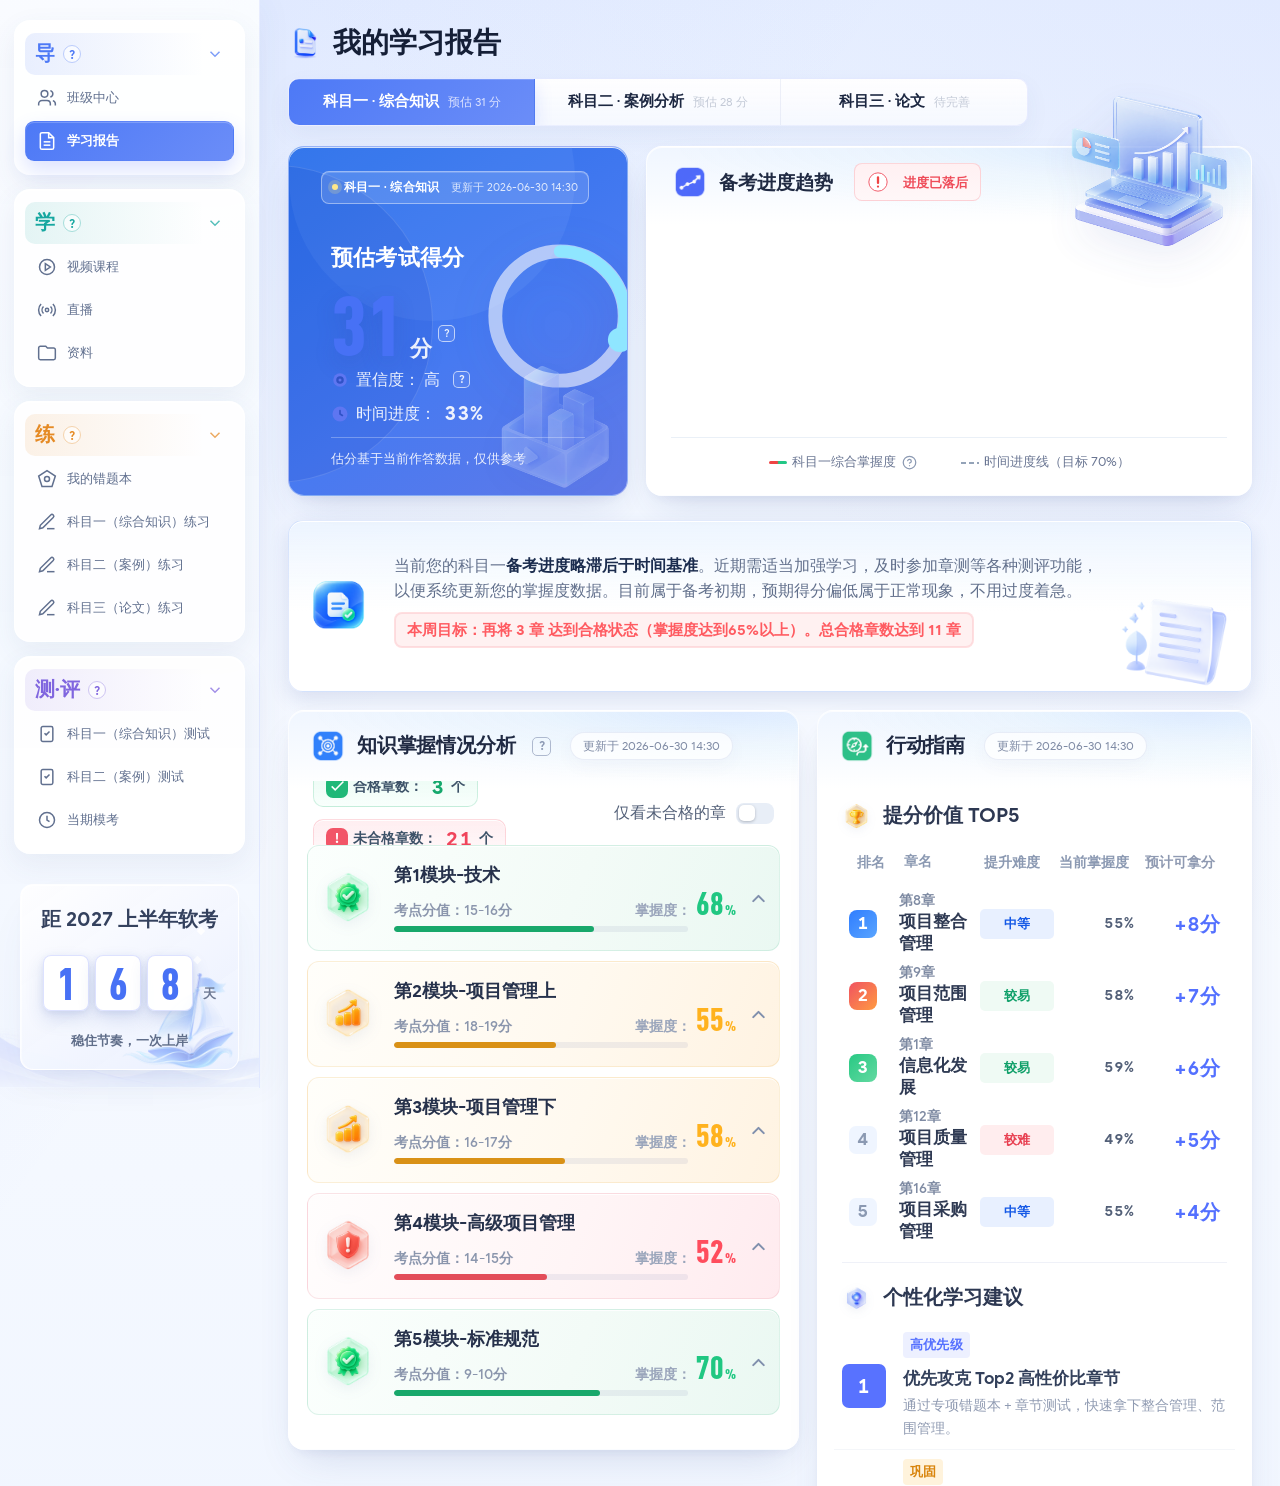
<file: index.html>
<!doctype html><html lang="zh-CN"><head><meta charset="utf-8"><title>精培学习中心</title><meta http-equiv="refresh" content="0;url=学习报告页-科目一科目二整合版.html#class-center"></head><body><a href="学习报告页-科目一科目二整合版.html#class-center">进入班级中心</a></body></html>
</file>
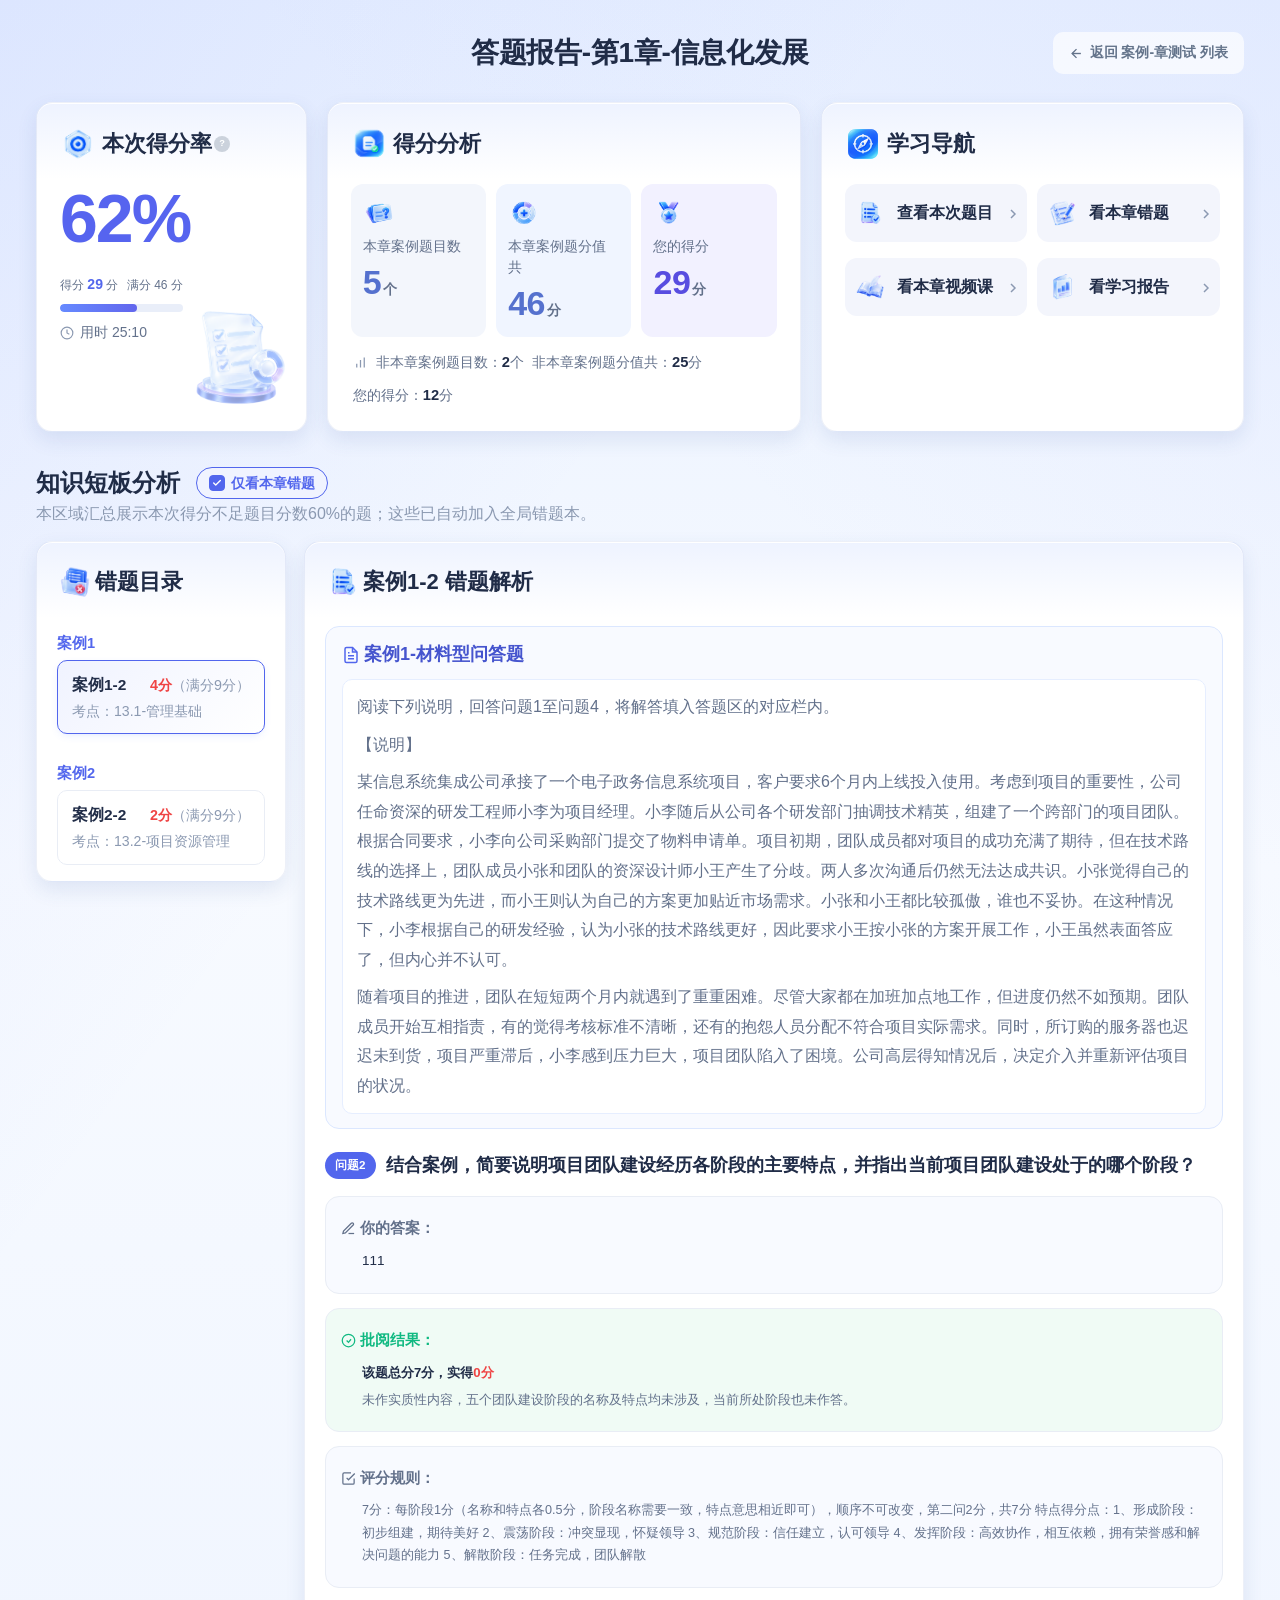
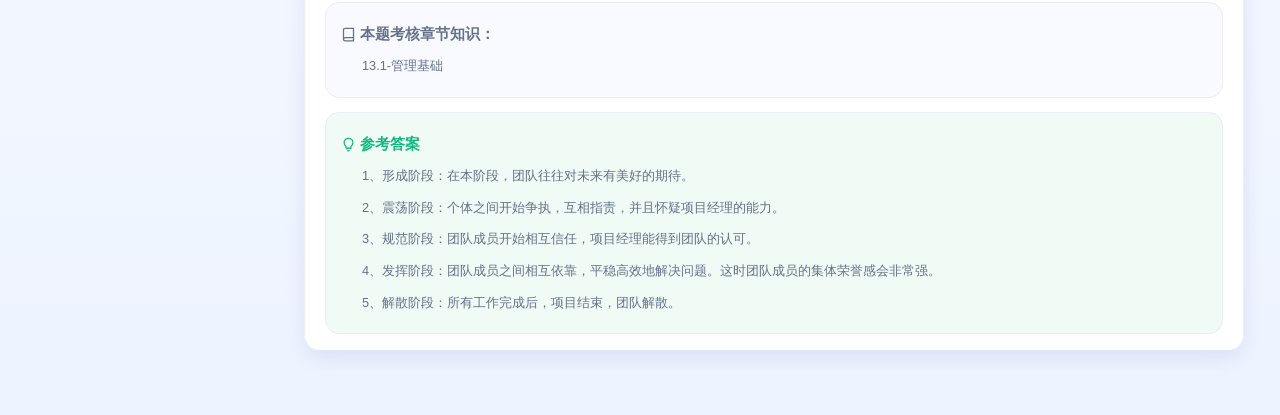
<file: 案例模拟测试-章测结果页.html>
<!DOCTYPE html>
<html lang="zh-CN">
<head>
<meta charset="UTF-8">
<meta name="viewport" content="width=device-width, initial-scale=1.0">
<title>案例模拟测试-章测结果页 · 信息系统项目管理师</title>
<style>
/* ============================================================
   DESIGN SYSTEM — 与「学习报告页 / 入学测结果页 / 课程大纲」保持一致
   无左栏菜单，居中容器
   ============================================================ */
:root{
  --blue:#4A7BFF; --blue-2:#6B95FF; --blue-deep:#2E5BD9;
  --blue-light:#E8F0FE; --blue-ghost:#F0F4FF;
  --bg:#F4F6FA; --card:#FFFFFF;
  --line:#ECEFF4; --line-2:#F3F5F9;
  --t1:#1F2937; --t2:#5C6573; --t3:#94A3B8; --t4:#CBD2DC;
  --purple:#8B5CF6; --amber:#F59E0B; --cyan:#06B6D4;
  --green:#10B981; --red:#EF4444;
  --mono:'JetBrains Mono','SF Mono',ui-monospace,Menlo,Consolas,monospace;
  --sans:'Inter','PingFang SC',-apple-system,BlinkMacSystemFont,'Segoe UI',system-ui,sans-serif;
  --r-xs:8px;--r-sm:10px;--r-md:14px;--r-lg:18px;--r-xl:24px;
  --sh:0 1px 3px rgba(31,41,55,.04),0 6px 18px -8px rgba(31,41,55,.07);
  --sh-h:0 8px 28px -10px rgba(74,123,255,.18),0 4px 14px -6px rgba(31,41,55,.08);
}
*,*::before,*::after{box-sizing:border-box;margin:0;padding:0}
html{font-size:15px;-webkit-font-smoothing:antialiased}
body{font-family:var(--sans);color:var(--t1);background:var(--bg);line-height:1.55;min-height:100vh;position:relative;overflow-x:hidden}
body::before{content:'';position:fixed;inset:0;z-index:-2;
  background:
    radial-gradient(640px 440px at 8% -8%,rgba(74,123,255,.10),transparent 60%),
    radial-gradient(580px 440px at 96% 4%,rgba(139,92,246,.09),transparent 60%),
    radial-gradient(720px 520px at 70% 104%,rgba(6,182,212,.07),transparent 60%)}
body::after{content:'';position:fixed;inset:0;z-index:-1;opacity:.5;
  background-image:linear-gradient(rgba(31,41,55,.025) 1px,transparent 1px),linear-gradient(90deg,rgba(31,41,55,.025) 1px,transparent 1px);
  background-size:34px 34px;
  -webkit-mask-image:radial-gradient(ellipse 80% 70% at 50% 28%,#000 30%,transparent 80%)}

.wrap{max-width:1280px;margin:0 auto;padding:22px 26px 60px}

/* ===== 顶部标题 + 返回 ===== */
.top-bar{position:relative;display:flex;align-items:center;justify-content:center;gap:20px;margin-bottom:22px;min-height:46px}
.hd-l{display:flex;align-items:center;gap:11px}
.hd-ic{width:32px;height:32px;border-radius:10px;background:var(--blue-light);color:var(--blue);display:flex;align-items:center;justify-content:center;flex-shrink:0}
.hd-ic svg{width:18px;height:18px;display:block}
.hd-t{font-size:20px;font-weight:800;color:var(--t1);letter-spacing:-.01em}
.back-link{position:absolute;right:0;top:50%;transform:translateY(-50%);display:inline-flex;align-items:center;gap:6px;font-size:.84rem;font-weight:600;color:var(--t3);text-decoration:none;transition:.18s}
.back-link:hover{color:var(--blue)}
.back-link svg{width:15px;height:15px}

.page{padding:6px 0 0}

/* ===== 顶部三卡 ===== */
.result-grid{display:grid;grid-template-columns:240px 1fr 400px;gap:18px;margin-bottom:22px;align-items:stretch}
.rcard{position:relative;background:#fff;border:1px solid var(--line);border-radius:var(--r-lg);box-shadow:var(--sh);padding:22px;display:flex;flex-direction:column;transition:.2s}
.rcard:hover{box-shadow:var(--sh-h);transform:translateY(-2px)}
.rcard-h{display:flex;align-items:center;gap:7px;font-size:.92rem;font-weight:700;color:var(--t1);margin-bottom:14px}
.rcard-h .qicon{width:16px;height:16px;color:var(--t3);cursor:help}
/* 问号 hover 提示 */
.qtip{position:relative;display:inline-flex;align-items:center;justify-content:center;width:16px;height:16px;margin-left:-4px;border-radius:50%;background:var(--t4);color:#fff;font-size:.62rem;font-weight:800;line-height:1;cursor:help;flex-shrink:0;transition:.18s}
.qtip:hover{background:var(--blue)}
.qtip-box{position:absolute;bottom:calc(100% + 8px);left:50%;transform:translateX(-50%);width:max-content;max-width:230px;padding:7px 10px;border-radius:var(--r-xs);background:var(--t1);color:#fff;font-size:.72rem;font-weight:500;line-height:1.5;text-align:left;white-space:normal;box-shadow:0 6px 16px -6px rgba(0,0,0,.35);opacity:0;visibility:hidden;transition:.18s;z-index:9999}
.qtip:hover .qtip-box{opacity:1;visibility:visible}
.qtip-box::after{content:'';position:absolute;top:100%;left:50%;transform:translateX(-50%);border:5px solid transparent;border-top-color:var(--t1)}
.rcard-h-l{display:flex;align-items:center;gap:10px}
.rcard-ic{width:30px;height:30px;border-radius:9px;background:#E8F0FE;color:var(--blue);display:flex;align-items:center;justify-content:center;flex-shrink:0}
.rcard-ic svg{width:17px;height:17px}
.rcard-h-txt{display:flex;flex-direction:column;gap:1px;line-height:1.2}
.rcard-title{font-size:1.05rem;font-weight:800;color:var(--t1)}
.rcard-sub{font-size:.72rem;color:var(--t3);font-weight:500}

/* 本次分数 */
.score-val{display:flex;align-items:flex-start;gap:8px;margin-bottom:6px}
.score-num{font-family:var(--mono);font-size:4.2rem;font-weight:800;color:var(--red);line-height:1;letter-spacing:-2px}
.score-trend{width:28px;height:28px;border-radius:8px;background:var(--bg);color:var(--t3);display:flex;align-items:center;justify-content:center;margin-top:8px}
.score-trend svg{width:15px;height:15px}
.score-full{font-size:.82rem;color:var(--t2);margin-bottom:12px}
/* 得分分析：本章 / 非本章 得分拆分 */
.score-split{flex:1;display:flex;flex-direction:column;justify-content:center;gap:13px}
.ss-hero{display:flex;align-items:stretch;padding:15px 8px;background:#F5F7FB;border-radius:var(--r-md)}
.ss-stat{flex:1;display:flex;align-items:center;justify-content:center;gap:10px;min-width:0}
.ss-div{width:1px;background:#E2E8F2;margin:6px 0;flex-shrink:0}
.ss-ic{width:32px;height:32px;border-radius:10px;background:var(--blue-light);color:var(--blue);display:flex;align-items:center;justify-content:center;flex-shrink:0}
.ss-ic svg{width:16px;height:16px}
.ss-label{display:block;font-size:.74rem;color:var(--t2);margin-bottom:2px}
.ss-val{font-size:1.5rem;font-weight:800;color:var(--blue);line-height:1.15;letter-spacing:-.5px}
.ss-val i{font-style:normal;font-size:.8rem;font-weight:600;color:var(--t2);margin-left:2px;letter-spacing:0}
.ss-minor{display:flex;align-items:center;gap:9px;font-size:.8rem;color:var(--t2);padding:0 2px}
.ss-minor>svg{width:15px;height:15px;color:var(--t3);flex-shrink:0}
.ss-minor b{font-weight:800;color:var(--t1);font-size:1.05em}
.ss-minor .ss-md{color:#D5DBE5}
.score-time{font-size:.82rem;color:var(--t2);display:flex;align-items:center;gap:6px}
.score-time svg{width:14px;height:14px;color:var(--t3)}

/* 失分知识点云 */
.kp-body{flex:1;display:flex;align-items:center;justify-content:center;position:relative;min-height:120px;background:#F8FAFF;border:1px solid #DBE7FF;border-radius:var(--r-md);padding:14px}
.kp-cloud{position:static;width:100%;height:auto;display:flex;flex-direction:row;flex-wrap:wrap;align-items:baseline;gap:8px 12px}
.kp-tag{position:static;display:inline-block;font-weight:700;white-space:nowrap;line-height:1.35;cursor:default;transition:.2s}
.kp-tag:hover{transform:scale(1.05);z-index:1}
.kp-t1{left:6%;top:10%;font-size:1.05rem;color:var(--blue)}
.kp-t2{left:32%;top:2%;font-size:1.32rem;color:var(--blue)}
.kp-t3{left:68%;top:12%;font-size:.95rem;color:#6B95FF}
.kp-t4{left:8%;top:46%;font-size:.9rem;color:var(--purple)}
.kp-t5{left:46%;top:38%;font-size:1.08rem;color:var(--blue)}
.kp-t6{left:10%;top:78%;font-size:.82rem;color:var(--t2)}
.kp-t7{left:60%;top:74%;font-size:.82rem;color:var(--t3)}

/* 学习导航 */
.nav-grid{display:grid;grid-template-columns:1fr 1fr;gap:14px;flex:1;align-content:start}
.nav-item{position:relative;display:flex;align-items:center;gap:10px;padding:12px 14px;border-radius:var(--r-sm);background:#F8FAFC;border:1px solid var(--line-2);text-decoration:none;transition:.18s}
.nav-item:hover{background:#F0F4FF;border-color:#DEE5F7;transform:translateY(-1px)}
.nav-ic{width:28px;height:28px;border-radius:8px;background:#E8F0FE;color:var(--blue);display:flex;align-items:center;justify-content:center;flex-shrink:0}
.nav-ic svg{width:16px;height:16px}
.nav-txt{flex:1;font-size:.84rem;font-weight:600;color:var(--t1)}
.nav-arrow{width:16px;height:16px;color:var(--t3);flex-shrink:0}
.nav-arrow svg{width:16px;height:16px}

/* ===== 章节标题 ===== */
.sec-head{margin-bottom:16px}
.sec-title{display:flex;align-items:center;gap:9px;font-size:1.2rem;font-weight:800;color:var(--t1);margin-bottom:7px}
.sec-title::before{content:'';width:4px;height:20px;border-radius:2px;background:var(--blue)}
.sec-sub{font-size:.84rem;color:var(--t3);padding-left:13px}
/* 章节标题后的筛选项 */
.sec-filter{display:inline-flex;align-items:center;gap:6px;margin-left:2px;padding:4px 11px;border:1px solid var(--line);border-radius:20px;background:#fff;font-size:.78rem;font-weight:600;line-height:1;color:var(--t2);cursor:pointer;user-select:none;transition:.18s}
.sec-filter:hover{border-color:var(--blue-2);color:var(--blue)}
.sec-filter input{position:absolute;width:0;height:0;opacity:0}
.sec-filter-ic{width:14px;height:14px;border-radius:4px;border:1.5px solid var(--t4);background:#fff;color:transparent;display:flex;align-items:center;justify-content:center;flex-shrink:0;transition:.18s}
.sec-filter-ic svg{width:10px;height:10px;stroke-width:3.2}
.sec-filter.on{border-color:var(--blue);background:var(--blue-ghost);color:var(--blue)}
.sec-filter.on .sec-filter-ic{background:var(--blue);border-color:var(--blue);color:#fff}

/* ===== 错题解析两栏 ===== */
.analysis-grid{display:grid;grid-template-columns:250px 1fr;gap:18px;align-items:start}
.panel{background:var(--card);border:1px solid var(--line);border-radius:var(--r-lg);box-shadow:var(--sh);overflow:hidden;display:flex;flex-direction:column}
.p-head{display:flex;align-items:center;gap:10px;padding:16px 20px;border-bottom:1px solid var(--line-2)}
.p-title{font-size:1.05rem;font-weight:700;color:var(--t1)}
.p-body{padding:16px 20px}

/* 左侧错题列表 */
.wq-list{display:flex;flex-direction:column;gap:10px}
.wq-group{font-size:.84rem;font-weight:700;color:var(--blue);padding:6px 0;display:flex;align-items:center;gap:6px}
.wq-group::before{content:'';width:3px;height:14px;border-radius:2px;background:var(--blue)}
.wq-item{display:flex;flex-direction:column;gap:5px;padding:12px 14px;border-radius:var(--r-sm);border:1px solid var(--line);cursor:pointer;transition:.18s;background:#fff}
.wq-item:hover{border-color:var(--blue);background:var(--blue-ghost)}
.wq-item.on{border-color:var(--blue);background:linear-gradient(135deg,var(--blue-ghost),#fff);box-shadow:0 3px 10px -4px rgba(74,123,255,.25)}
.wq-row{display:flex;align-items:center;justify-content:space-between;gap:10px}
.wq-name{font-size:.9rem;font-weight:600;color:var(--t1)}
.wq-point{font-size:.875rem;color:var(--t3);font-weight:500;line-height:1.4}
.wq-score{font-size:.82rem;font-weight:700;color:var(--red);flex-shrink:0}
.wq-full{color:var(--t3);font-weight:500}

/* 右侧详情 */
.p-title{display:flex;align-items:center;gap:8px}
.p-title-ic{width:18px;height:18px;color:var(--blue);flex-shrink:0}

.detail-sec{margin-bottom:22px}
.detail-sec:last-child{margin-bottom:0}
.detail-sec-head{display:flex;align-items:center;gap:7px;font-size:1rem;font-weight:800;color:var(--t1);margin-bottom:14px}
.detail-sec-head::before{content:'';width:4px;height:17px;border-radius:2px;background:var(--blue)}

/* 大题背景卡片 */
.case-bg{border-radius:var(--r-md);border:1px solid #DBE7FF;background:#F8FAFF;padding:14px 16px}
.case-head{display:flex;align-items:center;gap:7px;margin-bottom:10px}
.case-head-ic{width:18px;height:18px;color:var(--blue);flex-shrink:0}
.case-head-txt{font-size:.9rem;font-weight:700;color:var(--blue-deep)}
.case-intro{font-size:.84rem;color:var(--t2);line-height:1.7;margin-bottom:14px}
.case-section{background:#fff;border:1px solid #E6EEFF;border-radius:var(--r-sm);padding:12px 14px}
.case-section-head{display:flex;align-items:center;gap:6px;font-size:.85rem;font-weight:700;color:var(--blue);margin-bottom:10px}
.case-section-head svg{width:15px;height:15px;color:var(--blue)}
.case-section-body{font-size:.85rem;color:var(--t2);line-height:1.85;max-height:260px;overflow-y:auto}
.case-section-body p{margin-bottom:8px}
.case-section-body p:last-child{margin-bottom:0}

/* 小题错题解析 */
.q-head{display:flex;align-items:flex-start;gap:10px;margin-bottom:16px}
.q-badge{flex-shrink:0;display:inline-flex;align-items:center;justify-content:center;padding:4px 10px;border-radius:20px;background:var(--blue);color:#fff;font-size:.78rem;font-weight:700}
.q-head-txt{flex:1;font-size:.92rem;color:var(--t1);line-height:1.65;padding-top:2px}

.block{margin-bottom:14px;background:#F8FAFF;border:1px solid var(--line);border-radius:var(--r-md);padding:13px 15px}
.block-result{background:#F0FBF5}
.block:last-child{margin-bottom:0}
.block-label{font-size:.85rem;font-weight:700;margin-bottom:9px;display:flex;align-items:center;gap:6px;color:var(--t2)}
.block-label svg{width:15px;height:15px;flex-shrink:0}
.block-label.result{color:var(--green)}
.block-label.result svg{color:var(--green)}
.block-label.ref{color:var(--blue)}
.block-body{font-size:.85rem;color:var(--t2);line-height:1.75;padding-left:21px}
.block-body .got{color:var(--red);font-weight:800}

.ans-box{font-size:.9rem;color:var(--t1);padding-left:21px}
.score-line{font-size:.88rem;color:var(--t1);font-weight:600;margin-bottom:6px}
.reason{font-size:.84rem;color:var(--t2);line-height:1.7}
.rule-txt{font-size:.84rem;color:var(--t2);line-height:1.8}
.knowledge{font-size:.85rem;color:var(--t2)}

/* 参考答案阶段列表 */
.ref-stages{display:flex;flex-direction:column;gap:10px;padding-left:21px}
.ref-stage{display:flex;align-items:flex-start;gap:10px}
.ref-stage-num{flex-shrink:0;width:22px;height:22px;border-radius:50%;background:var(--green);color:#fff;font-size:.75rem;font-weight:700;display:flex;align-items:center;justify-content:center;margin-top:1px}
.ref-stage-body{flex:1;font-size:.85rem;color:var(--t2);line-height:1.7}
.ref-stage-name{color:var(--green);font-weight:700;margin-right:4px}
.ref-stage-txt{color:var(--t2)}

@media (max-width:980px){
  .result-grid{grid-template-columns:1fr}
  .analysis-grid{grid-template-columns:1fr}
  .back-link{position:static;transform:none;justify-self:end}
  .top-bar{justify-content:space-between}
  .hd-t{font-size:1.1rem}
}
</style>
<link rel="stylesheet" href="assets/case-results.css?v=46">
</head>
<body>
<div class="wrap">
  <div class="top-bar">
    <div class="hd-l">
      
      <h1 class="hd-t">答题报告-第1章-信息化发展</h1>
    </div>
    <a href="学习报告页-科目一科目二整合版.html#subject-two-test" class="back-link"><svg viewBox="0 0 24 24" fill="none" stroke="currentColor" stroke-width="2.2"><path d="M19 12H5"/><polyline points="12 19 5 12 12 5"/></svg>返回 案例-章测试 列表</a>
  </div>

  <div class="page chapter-result">
    <!-- 顶部三卡 -->
    <div class="result-grid">
      <!-- 本次分数 -->
      <div class="rcard score-decorated"><img class="score-decoration" src="assets/generated/case-score-decoration.png" alt="" aria-hidden="true">
        <div class="rcard-h"><div class="rcard-h-l"><span class="rcard-ic"><img src="assets/generated/course-module-04-target-glass.png" alt=""></span><span class="rcard-title">本次得分率</span><span class="qtip">?<span class="qtip-box">章测试的得分与总分，只计算当前章的题目分数</span></span></div></div>
        <div class="score-val">
          <span class="score-num">62%</span>
          
        </div>
        <div class="chapter-score-progress"><div class="chapter-score-progress-label"><span>得分 <strong>29</strong> 分</span><span>满分 46 分</span></div><div class="chapter-score-track" role="progressbar" aria-label="本章得分" aria-valuemin="0" aria-valuemax="46" aria-valuenow="29"><span style="width:63.043478%"></span></div></div>
        <div class="score-time"><svg viewBox="0 0 24 24" fill="none" stroke="currentColor" stroke-width="2"><circle cx="12" cy="12" r="10"/><polyline points="12 6 12 12 16 14"/></svg>用时 25:10</div>
      </div>

      <!-- 得分分析 -->
      <div class="rcard">
        <div class="rcard-h"><div class="rcard-h-l"><span class="rcard-ic"><img src="assets/generated/summary-conclusion-glass.png" alt=""></span><span class="rcard-title">得分分析</span></div></div>
        <div class="score-split">
          <div class="ss-hero">
            <div class="ss-stat">
              <span class="ss-ic ss-icon-questions" aria-hidden="true"></span>
              <div class="ss-stat-txt"><span class="ss-label">本章案例题目数</span><div class="ss-val">5<i>个</i></div></div>
            </div>
            <span class="ss-div"></span>
            <div class="ss-stat">
              <span class="ss-ic ss-icon-total" aria-hidden="true"></span>
              <div class="ss-stat-txt"><span class="ss-label">本章案例题分值共</span><div class="ss-val">46<i>分</i></div></div>
            </div>
            <span class="ss-div"></span>
            <div class="ss-stat">
              <span class="ss-ic ss-icon-earned" aria-hidden="true"></span>
              <div class="ss-stat-txt"><span class="ss-label">您的得分</span><div class="ss-val">29<i>分</i></div></div>
            </div>
          </div>
          <div class="ss-minor">
            <svg viewBox="0 0 24 24" fill="none" stroke="currentColor" stroke-width="2"><line x1="6" y1="20" x2="6" y2="14"/><line x1="12" y1="20" x2="12" y2="8"/><line x1="18" y1="20" x2="18" y2="4"/></svg>
            <span>非本章案例题目数：<b>2</b>个</span><span class="ss-md">|</span>
            <span>非本章案例题分值共：<b>25</b>分</span><span class="ss-md">|</span>
            <span>您的得分：<b>12</b>分</span>
          </div>
        </div>
      </div>

      <!-- 学习导航 -->
      <div class="rcard">
        <div class="rcard-h">
          <div class="rcard-h-l"><span class="rcard-ic"><img src="assets/generated/nav-guide-glass.png" alt=""></span>
            <div class="rcard-h-txt"><span class="rcard-title">学习导航</span></div>
          </div>
        </div>
        <div class="nav-grid">
          <a class="nav-item" href="#question-detail"><span class="nav-ic"><img src="assets/generated/case-answer-report-glass.png" alt=""></span><span class="nav-txt">查看本次题目</span><span class="nav-arrow"><svg viewBox="0 0 24 24" fill="none" stroke="currentColor" stroke-width="2.2"><path d="M9 18l6-6-6-6"/></svg></span></a>
          <a class="nav-item" href="#wrong-questions"><span class="nav-ic"><img src="入学测/assets/guide-practice.png" alt=""></span><span class="nav-txt">看本章错题</span><span class="nav-arrow"><svg viewBox="0 0 24 24" fill="none" stroke="currentColor" stroke-width="2.2"><path d="M9 18l6-6-6-6"/></svg></span></a>
          <a class="nav-item" href="学习报告页-科目一科目二整合版.html#video-courses"><span class="nav-ic"><img src="入学测/assets/guide-study.png" alt=""></span><span class="nav-txt">看本章视频课</span><span class="nav-arrow"><svg viewBox="0 0 24 24" fill="none" stroke="currentColor" stroke-width="2.2"><path d="M9 18l6-6-6-6"/></svg></span></a>
          <a class="nav-item" href="学习报告页-科目一科目二整合版.html#subject-two"><span class="nav-ic"><img src="入学测/assets/guide-report.png" alt=""></span><span class="nav-txt">看学习报告</span><span class="nav-arrow"><svg viewBox="0 0 24 24" fill="none" stroke="currentColor" stroke-width="2.2"><path d="M9 18l6-6-6-6"/></svg></span></a>
        </div>
      </div>
    </div>

    <!-- 知识短板分析 -->
    <div class="sec-head">
      <div class="sec-title">知识短板分析<label class="sec-filter" id="onlyChapterFilter"><input type="checkbox" id="onlyChapter" checked><span class="sec-filter-ic"><svg viewBox="0 0 24 24" fill="none" stroke="currentColor" stroke-linecap="round" stroke-linejoin="round"><polyline points="20 6 9 17 4 12"/></svg></span>仅看本章错题</label></div>
      <div class="sec-sub">本区域汇总展示本次得分不足题目分数60%的题；这些已自动加入全局错题本。</div>
    </div>

    <div class="analysis-grid" id="wrong-questions">
      <!-- 左侧错题解析 -->
      <div class="panel">
        <div class="p-head"><div class="p-title"><img class="analysis-title-icon" src="assets/generated/case-directory-glass.png" alt="">错题目录</div></div>
        <div class="p-body">
          <div class="wq-list">
            <div class="wq-group">案例1</div>
            <div class="wq-item on" data-in-chapter="1">
              <div class="wq-row">
                <span class="wq-name">案例1-2</span>
                <span class="wq-score">4分<span class="wq-full">（满分9分）</span></span>
              </div>
              <div class="wq-point">考点：13.1-管理基础</div>
            </div>
            <div class="wq-group">案例2</div>
            <div class="wq-item" data-in-chapter="1">
              <div class="wq-row">
                <span class="wq-name">案例2-2</span>
                <span class="wq-score">2分<span class="wq-full">（满分9分）</span></span>
              </div>
              <div class="wq-point">考点：13.2-项目资源管理</div>
            </div>
            <div class="wq-item" data-in-chapter="0">
              <div class="wq-row">
                <span class="wq-name">案例2-3</span>
                <span class="wq-score">1分<span class="wq-full">（满分6分）</span></span>
              </div>
              <div class="wq-point">考点：13.3-团队建设与管理</div>
            </div>
            <div class="wq-group">案例3</div>
            <div class="wq-item" data-in-chapter="0">
              <div class="wq-row">
                <span class="wq-name">案例3-2</span>
                <span class="wq-score">2分<span class="wq-full">（满分9分）</span></span>
              </div>
              <div class="wq-point">考点：13.4-冲突管理</div>
            </div>
          </div>
        </div>
      </div>

      <!-- 右侧本次错题解析 -->
      <div class="panel">
        <div class="p-head"><div class="p-title"><img class="analysis-title-icon" src="assets/generated/case-answer-report-glass.png" alt="">案例1-2  错题解析</div></div>
        <div class="p-body">

          <div class="detail-sec" id="question-detail">
            <div class="case-bg">
              <div class="case-head">
                <svg class="case-head-ic" viewBox="0 0 24 24" fill="none" stroke="currentColor" stroke-width="2"><path d="M14 2H6a2 2 0 0 0-2 2v16a2 2 0 0 0 2 2h12a2 2 0 0 0 2-2V8z"/><polyline points="14 2 14 8 20 8"/><line x1="16" y1="13" x2="8" y2="13"/><line x1="16" y1="17" x2="8" y2="17"/><line x1="10" y1="9" x2="8" y2="9"/></svg>
                <span class="case-head-txt">案例1-材料型问答题</span>
              </div>
             
              <div class="case-section">
                
                <div class="case-section-body">
                  <p> 阅读下列说明，回答问题1至问题4，将解答填入答题区的对应栏内。</p>
                  <p> 【说明】</p>
                  <p>某信息系统集成公司承接了一个电子政务信息系统项目，客户要求6个月内上线投入使用。考虑到项目的重要性，公司任命资深的研发工程师小李为项目经理。小李随后从公司各个研发部门抽调技术精英，组建了一个跨部门的项目团队。根据合同要求，小李向公司采购部门提交了物料申请单。项目初期，团队成员都对项目的成功充满了期待，但在技术路线的选择上，团队成员小张和团队的资深设计师小王产生了分歧。两人多次沟通后仍然无法达成共识。小张觉得自己的技术路线更为先进，而小王则认为自己的方案更加贴近市场需求。小张和小王都比较孤傲，谁也不妥协。在这种情况下，小李根据自己的研发经验，认为小张的技术路线更好，因此要求小王按小张的方案开展工作，小王虽然表面答应了，但内心并不认可。</p>
                  <p>随着项目的推进，团队在短短两个月内就遇到了重重困难。尽管大家都在加班加点地工作，但进度仍然不如预期。团队成员开始互相指责，有的觉得考核标准不清晰，还有的抱怨人员分配不符合项目实际需求。同时，所订购的服务器也迟迟未到货，项目严重滞后，小李感到压力巨大，项目团队陷入了困境。公司高层得知情况后，决定介入并重新评估项目的状况。</p>
                </div>
              </div>
            </div>
          </div>

          <div class="detail-sec">
            <div class="q-head">
              <span class="q-badge">问题2</span>
              <span class="q-head-txt">结合案例，简要说明项目团队建设经历各阶段的主要特点，并指出当前项目团队建设处于的哪个阶段？</span>
            </div>

            <div class="block">
              <div class="block-label">
                <svg viewBox="0 0 24 24" fill="none" stroke="currentColor" stroke-width="2"><path d="M12 20h9"/><path d="M16.5 3.5a2.121 2.121 0 0 1 3 3L7 19l-4 1 1-4L16.5 3.5z"/></svg>
                你的答案：
              </div>
              <div class="block-body ans-box">111</div>
            </div>

            <div class="block block-result">
              <div class="block-label result">
                <svg viewBox="0 0 24 24" fill="none" stroke="currentColor" stroke-width="2"><circle cx="12" cy="12" r="10"/><polyline points="9 12 12 15 16 10"/></svg>
                批阅结果：
              </div>
              <div class="block-body">
                <div class="score-line">该题总分7分，实得<span class="got">0分</span></div>
                <div class="reason">未作实质性内容，五个团队建设阶段的名称及特点均未涉及，当前所处阶段也未作答。</div>
              </div>
            </div>

            <div class="block">
              <div class="block-label">
                <svg viewBox="0 0 24 24" fill="none" stroke="currentColor" stroke-width="2"><path d="M9 11l3 3L22 4"/><path d="M21 12v7a2 2 0 0 1-2 2H5a2 2 0 0 1-2-2V5a2 2 0 0 1 2-2h11"/></svg>
                评分规则：
              </div>
              <div class="block-body rule-txt">7分：每阶段1分（名称和特点各0.5分，阶段名称需要一致，特点意思相近即可），顺序不可改变，第二问2分，共7分 特点得分点：1、形成阶段：初步组建，期待美好 2、震荡阶段：冲突显现，怀疑领导 3、规范阶段：信任建立，认可领导 4、发挥阶段：高效协作，相互依赖，拥有荣誉感和解决问题的能力 5、解散阶段：任务完成，团队解散</div>
            </div>

            <div class="block">
              <div class="block-label">
                <svg viewBox="0 0 24 24" fill="none" stroke="currentColor" stroke-width="2"><path d="M4 19.5A2.5 2.5 0 0 1 6.5 17H20"/><path d="M6.5 2H20v20H6.5A2.5 2.5 0 0 1 4 19.5v-15A2.5 2.5 0 0 1 6.5 2z"/></svg>
                本题考核章节知识：
              </div>
              <div class="block-body knowledge">13.1-管理基础</div>
            </div>

            <div class="block block-result" style="margin-bottom:0">
              <div class="block-label result">
                <svg viewBox="0 0 24 24" fill="none" stroke="currentColor" stroke-width="2"><path d="M9 18h6"/><path d="M10 22h4"/><path d="M12 2a7 7 0 0 0-7 7c0 2.38 1.19 4.47 3 5.74V17a1 1 0 0 0 1 1h6a1 1 0 0 0 1-1v-2.26c1.81-1.27 3-3.36 3-5.74a7 7 0 0 0-7-7z"/></svg>
                参考答案
              </div>
              <div class="ref-stages">
                <div class="ref-stage">
                  <div class="ref-stage-body">
                    <span class="ref-stage-txt">1、形成阶段：在本阶段，团队往往对未来有美好的期待。</span>
                  </div>
                </div>
                <div class="ref-stage">
                  <div class="ref-stage-body">
                    <span class="ref-stage-txt">2、震荡阶段：个体之间开始争执，互相指责，并且怀疑项目经理的能力。</span>
                  </div>
                </div>
                <div class="ref-stage">
                  <div class="ref-stage-body">
                    <span class="ref-stage-txt">3、规范阶段：团队成员开始相互信任，项目经理能得到团队的认可。</span>
                  </div>
                </div>
                <div class="ref-stage">
                  <div class="ref-stage-body">
                    <span class="ref-stage-txt">4、发挥阶段：团队成员之间相互依靠，平稳高效地解决问题。这时团队成员的集体荣誉感会非常强。</span>
                  </div>
                </div>
                <div class="ref-stage">
                  <div class="ref-stage-body">
                    <span class="ref-stage-txt">5、解散阶段：所有工作完成后，项目结束，团队解散。</span>
                  </div>
                </div>
              </div>
            </div>
          </div>
        </div>
      </div>
    </div>
  </div>
</div>
<script>
(function(){
  var box = document.getElementById('onlyChapter');
  var label = document.getElementById('onlyChapterFilter');
  if(!box) return;
  function apply(){
    var on = box.checked, i, it, el;
    if(label) label.classList.toggle('on', on);
    var items = document.querySelectorAll('.wq-item');
    for(i=0;i<items.length;i++){
      it = items[i];
      it.style.display = (on && it.getAttribute('data-in-chapter') !== '1') ? 'none' : '';
    }
    var list = document.querySelector('.wq-list');
    if(!list) return;
    var kids = list.children, cur = null, has = false;
    for(i=0;i<kids.length;i++){
      el = kids[i];
      if(el.classList.contains('wq-group')){
        if(cur) cur.style.display = has ? '' : 'none';
        cur = el; has = false;
      } else if(el.classList.contains('wq-item')){
        if(el.style.display !== 'none') has = true;
      }
    }
    if(cur) cur.style.display = has ? '' : 'none';
  }
  box.addEventListener('change', apply);
  apply();
})();
</script>
<script src="assets/case-results.js?v=2"></script></body>
</html>
</file>
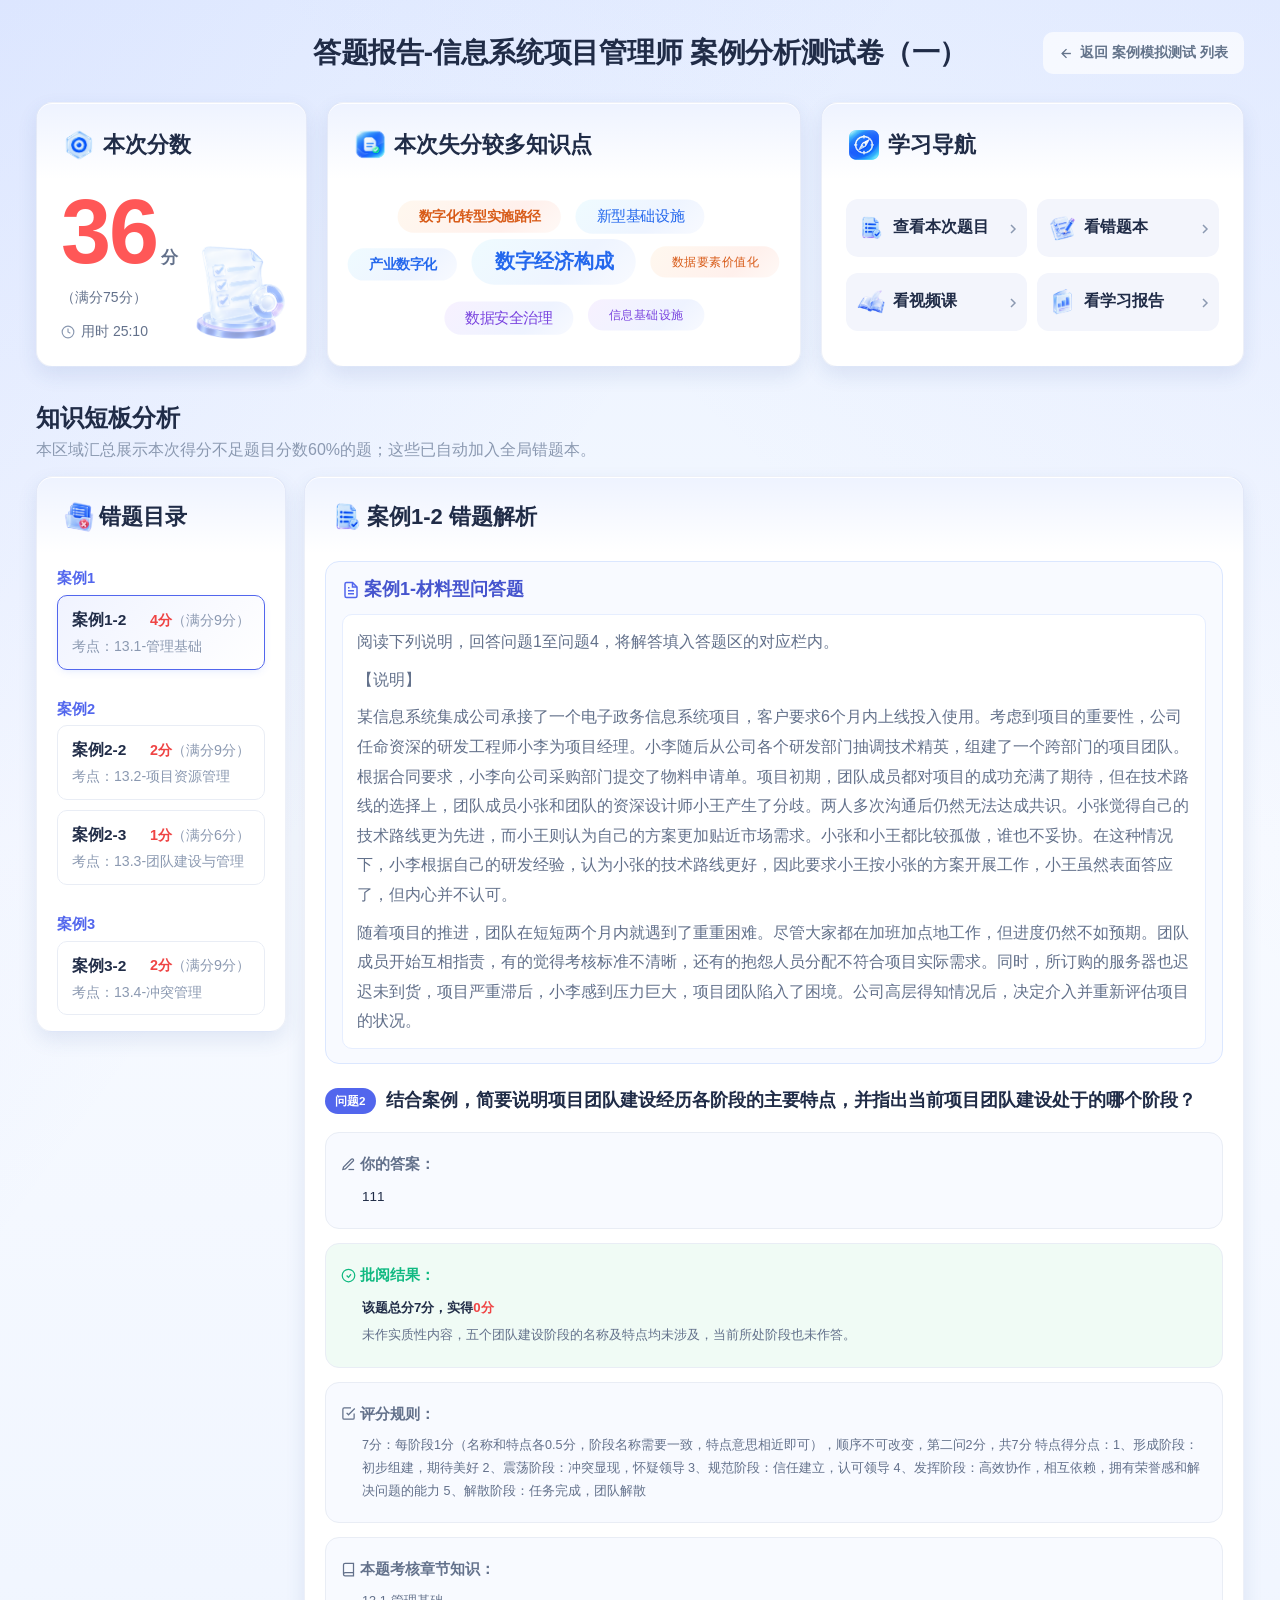
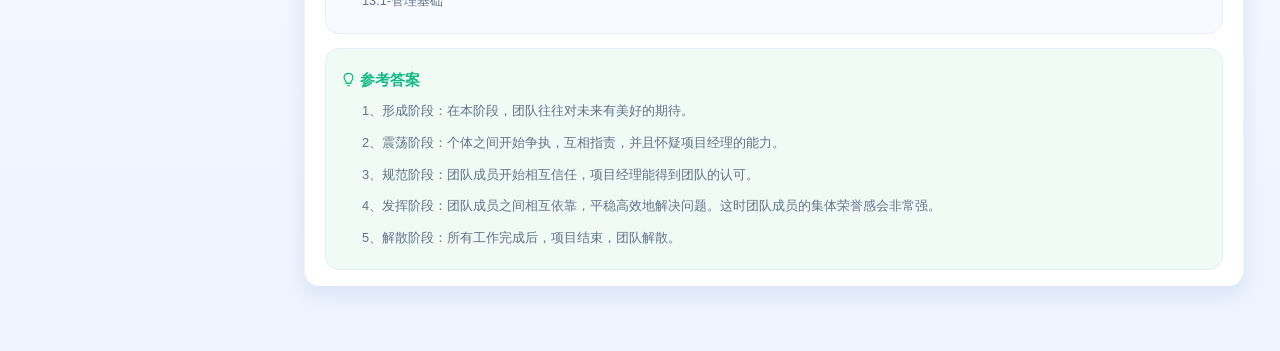
<file: 案例模拟测试-试卷结果页.html>
<!DOCTYPE html>
<html lang="zh-CN">
<head>
<meta charset="UTF-8">
<meta name="viewport" content="width=device-width, initial-scale=1.0">
<title>案例模拟测试-试卷结果页 · 信息系统项目管理师</title>
<style>
/* ============================================================
   DESIGN SYSTEM — 与「学习报告页 / 入学测结果页 / 课程大纲」保持一致
   无左栏菜单，居中容器
   ============================================================ */
:root{
  --blue:#4A7BFF; --blue-2:#6B95FF; --blue-deep:#2E5BD9;
  --blue-light:#E8F0FE; --blue-ghost:#F0F4FF;
  --bg:#F4F6FA; --card:#FFFFFF;
  --line:#ECEFF4; --line-2:#F3F5F9;
  --t1:#1F2937; --t2:#5C6573; --t3:#94A3B8; --t4:#CBD2DC;
  --purple:#8B5CF6; --amber:#F59E0B; --cyan:#06B6D4;
  --green:#10B981; --red:#EF4444;
  --mono:'JetBrains Mono','SF Mono',ui-monospace,Menlo,Consolas,monospace;
  --sans:'Inter','PingFang SC',-apple-system,BlinkMacSystemFont,'Segoe UI',system-ui,sans-serif;
  --r-xs:8px;--r-sm:10px;--r-md:14px;--r-lg:18px;--r-xl:24px;
  --sh:0 1px 3px rgba(31,41,55,.04),0 6px 18px -8px rgba(31,41,55,.07);
  --sh-h:0 8px 28px -10px rgba(74,123,255,.18),0 4px 14px -6px rgba(31,41,55,.08);
}
*,*::before,*::after{box-sizing:border-box;margin:0;padding:0}
html{font-size:15px;-webkit-font-smoothing:antialiased}
body{font-family:var(--sans);color:var(--t1);background:var(--bg);line-height:1.55;min-height:100vh;position:relative;overflow-x:hidden}
body::before{content:'';position:fixed;inset:0;z-index:-2;
  background:
    radial-gradient(640px 440px at 8% -8%,rgba(74,123,255,.10),transparent 60%),
    radial-gradient(580px 440px at 96% 4%,rgba(139,92,246,.09),transparent 60%),
    radial-gradient(720px 520px at 70% 104%,rgba(6,182,212,.07),transparent 60%)}
body::after{content:'';position:fixed;inset:0;z-index:-1;opacity:.5;
  background-image:linear-gradient(rgba(31,41,55,.025) 1px,transparent 1px),linear-gradient(90deg,rgba(31,41,55,.025) 1px,transparent 1px);
  background-size:34px 34px;
  -webkit-mask-image:radial-gradient(ellipse 80% 70% at 50% 28%,#000 30%,transparent 80%)}

.wrap{max-width:1280px;margin:0 auto;padding:22px 26px 60px}

/* ===== 顶部标题 + 返回 ===== */
.top-bar{position:relative;display:flex;align-items:center;justify-content:center;gap:20px;margin-bottom:22px;min-height:46px}
.hd-l{display:flex;align-items:center;gap:11px}
.hd-ic{width:32px;height:32px;border-radius:10px;background:var(--blue-light);color:var(--blue);display:flex;align-items:center;justify-content:center;flex-shrink:0}
.hd-ic svg{width:18px;height:18px;display:block}
.hd-t{font-size:20px;font-weight:800;color:var(--t1);letter-spacing:-.01em}
.back-link{position:absolute;right:0;top:50%;transform:translateY(-50%);display:inline-flex;align-items:center;gap:6px;font-size:.84rem;font-weight:600;color:var(--t3);text-decoration:none;transition:.18s}
.back-link:hover{color:var(--blue)}
.back-link svg{width:15px;height:15px}

.page{padding:6px 0 0}

/* ===== 顶部三卡 ===== */
.result-grid{display:grid;grid-template-columns:240px 1fr 400px;gap:18px;margin-bottom:22px;align-items:stretch}
.rcard{position:relative;background:#fff;border:1px solid var(--line);border-radius:var(--r-lg);box-shadow:var(--sh);padding:22px;display:flex;flex-direction:column;overflow:hidden;transition:.2s}
.rcard:hover{box-shadow:var(--sh-h);transform:translateY(-2px)}
.rcard-h{display:flex;align-items:center;gap:7px;font-size:.92rem;font-weight:700;color:var(--t1);margin-bottom:14px}
.rcard-h .qicon{width:16px;height:16px;color:var(--t3);cursor:help}
.rcard-h-l{display:flex;align-items:center;gap:10px}
.rcard-ic{width:30px;height:30px;border-radius:9px;background:#E8F0FE;color:var(--blue);display:flex;align-items:center;justify-content:center;flex-shrink:0}
.rcard-ic svg{width:17px;height:17px}
.rcard-h-txt{display:flex;flex-direction:column;gap:1px;line-height:1.2}
.rcard-title{font-size:1.05rem;font-weight:800;color:var(--t1)}
.rcard-sub{font-size:.72rem;color:var(--t3);font-weight:500}

/* 本次分数 */
.score-val{display:flex;align-items:baseline;gap:8px;margin-bottom:6px}
.score-num{font-family:var(--mono);font-size:4.2rem;font-weight:800;color:var(--red);line-height:1;letter-spacing:-2px}
.score-unit{font-family:var(--sans);font-size:1.1rem;font-weight:800;color:var(--t2);margin-left:-4px}
.score-trend{width:28px;height:28px;border-radius:8px;background:var(--bg);color:var(--t3);display:flex;align-items:center;justify-content:center;margin-top:8px}
.score-trend svg{width:15px;height:15px}
.score-full{font-size:.82rem;color:var(--t2);margin-bottom:12px}
.score-time{font-size:.82rem;color:var(--t2);display:flex;align-items:center;gap:6px}
.score-time svg{width:14px;height:14px;color:var(--t3)}

/* 失分知识点云 */
.kp-body{flex:1;display:flex;align-items:center;justify-content:center;position:relative;min-height:120px;background:#F8FAFF;border:1px solid #DBE7FF;border-radius:var(--r-md);padding:14px}
.kp-cloud{position:static;width:100%;height:auto;display:flex;flex-direction:row;flex-wrap:wrap;align-items:baseline;gap:8px 12px}
.kp-tag{position:static;display:inline-block;font-weight:700;white-space:nowrap;line-height:1.35;cursor:default;transition:.2s}
.kp-tag:hover{transform:scale(1.05);z-index:1}
.kp-t1{left:6%;top:10%;font-size:1.05rem;color:var(--blue)}
.kp-t2{left:32%;top:2%;font-size:1.32rem;color:var(--blue)}
.kp-t3{left:68%;top:12%;font-size:.95rem;color:#6B95FF}
.kp-t4{left:8%;top:46%;font-size:.9rem;color:var(--purple)}
.kp-t5{left:46%;top:38%;font-size:1.08rem;color:var(--blue)}
.kp-t6{left:10%;top:78%;font-size:.82rem;color:var(--t2)}
.kp-t7{left:60%;top:74%;font-size:.82rem;color:var(--t3)}

/* 学习导航 */
.nav-grid{display:grid;grid-template-columns:1fr 1fr;gap:14px;flex:1;align-content:start}
.nav-item{position:relative;display:flex;align-items:center;gap:10px;padding:12px 14px;border-radius:var(--r-sm);background:#F8FAFC;border:1px solid var(--line-2);text-decoration:none;transition:.18s}
.nav-item:hover{background:#F0F4FF;border-color:#DEE5F7;transform:translateY(-1px)}
.nav-ic{width:28px;height:28px;border-radius:8px;background:#E8F0FE;color:var(--blue);display:flex;align-items:center;justify-content:center;flex-shrink:0}
.nav-ic svg{width:16px;height:16px}
.nav-txt{flex:1;font-size:.84rem;font-weight:600;color:var(--t1)}
.nav-arrow{width:16px;height:16px;color:var(--t3);flex-shrink:0}
.nav-arrow svg{width:16px;height:16px}

/* ===== 章节标题 ===== */
.sec-head{margin-bottom:16px}
.sec-title{display:flex;align-items:center;gap:9px;font-size:1.2rem;font-weight:800;color:var(--t1);margin-bottom:7px}
.sec-title::before{content:'';width:4px;height:20px;border-radius:2px;background:var(--blue)}
.sec-sub{font-size:.84rem;color:var(--t3);padding-left:13px}

/* ===== 错题解析两栏 ===== */
.analysis-grid{display:grid;grid-template-columns:250px 1fr;gap:18px;align-items:start}
.panel{background:var(--card);border:1px solid var(--line);border-radius:var(--r-lg);box-shadow:var(--sh);overflow:hidden;display:flex;flex-direction:column}
.p-head{display:flex;align-items:center;gap:10px;padding:16px 20px;border-bottom:1px solid var(--line-2)}
.p-title{font-size:1.05rem;font-weight:700;color:var(--t1)}
.p-body{padding:16px 20px}

/* 左侧错题列表 */
.wq-list{display:flex;flex-direction:column;gap:10px}
.wq-group{font-size:.84rem;font-weight:700;color:var(--blue);padding:6px 0;display:flex;align-items:center;gap:6px}
.wq-group::before{content:'';width:3px;height:14px;border-radius:2px;background:var(--blue)}
.wq-item{display:flex;flex-direction:column;gap:5px;padding:12px 14px;border-radius:var(--r-sm);border:1px solid var(--line);cursor:pointer;transition:.18s;background:#fff}
.wq-item:hover{border-color:var(--blue);background:var(--blue-ghost)}
.wq-item.on{border-color:var(--blue);background:linear-gradient(135deg,var(--blue-ghost),#fff);box-shadow:0 3px 10px -4px rgba(74,123,255,.25)}
.wq-row{display:flex;align-items:center;justify-content:space-between;gap:10px}
.wq-name{font-size:.9rem;font-weight:600;color:var(--t1)}
.wq-point{font-size:.875rem;color:var(--t3);font-weight:500;line-height:1.4}
.wq-score{font-size:.82rem;font-weight:700;color:var(--red);flex-shrink:0}
.wq-full{color:var(--t3);font-weight:500}

/* 右侧详情 */
.p-title{display:flex;align-items:center;gap:8px}
.p-title-ic{width:18px;height:18px;color:var(--blue);flex-shrink:0}

.detail-sec{margin-bottom:22px}
.detail-sec:last-child{margin-bottom:0}
.detail-sec-head{display:flex;align-items:center;gap:7px;font-size:1rem;font-weight:800;color:var(--t1);margin-bottom:14px}
.detail-sec-head::before{content:'';width:4px;height:17px;border-radius:2px;background:var(--blue)}

/* 大题背景卡片 */
.case-bg{border-radius:var(--r-md);border:1px solid #DBE7FF;background:#F8FAFF;padding:14px 16px}
.case-head{display:flex;align-items:center;gap:7px;margin-bottom:10px}
.case-head-ic{width:18px;height:18px;color:var(--blue);flex-shrink:0}
.case-head-txt{font-size:.9rem;font-weight:700;color:var(--blue-deep)}
.case-intro{font-size:.84rem;color:var(--t2);line-height:1.7;margin-bottom:14px}
.case-section{background:#fff;border:1px solid #E6EEFF;border-radius:var(--r-sm);padding:12px 14px}
.case-section-head{display:flex;align-items:center;gap:6px;font-size:.85rem;font-weight:700;color:var(--blue);margin-bottom:10px}
.case-section-head svg{width:15px;height:15px;color:var(--blue)}
.case-section-body{font-size:.85rem;color:var(--t2);line-height:1.85;max-height:260px;overflow-y:auto}
.case-section-body p{margin-bottom:8px}
.case-section-body p:last-child{margin-bottom:0}

/* 小题错题解析 */
.q-head{display:flex;align-items:flex-start;gap:10px;margin-bottom:16px}
.q-badge{flex-shrink:0;display:inline-flex;align-items:center;justify-content:center;padding:4px 10px;border-radius:20px;background:var(--blue);color:#fff;font-size:.78rem;font-weight:700}
.q-head-txt{flex:1;font-size:.92rem;color:var(--t1);line-height:1.65;padding-top:2px}

.block{margin-bottom:14px;background:#F8FAFF;border:1px solid var(--line);border-radius:var(--r-md);padding:13px 15px}
.block-result{background:#F0FBF5}
.block:last-child{margin-bottom:0}
.block-label{font-size:.85rem;font-weight:700;margin-bottom:9px;display:flex;align-items:center;gap:6px;color:var(--t2)}
.block-label svg{width:15px;height:15px;flex-shrink:0}
.block-label.result{color:var(--green)}
.block-label.result svg{color:var(--green)}
.block-label.ref{color:var(--blue)}
.block-body{font-size:.85rem;color:var(--t2);line-height:1.75;padding-left:21px}
.block-body .got{color:var(--red);font-weight:800}

.ans-box{font-size:.9rem;color:var(--t1);padding-left:21px}
.score-line{font-size:.88rem;color:var(--t1);font-weight:600;margin-bottom:6px}
.reason{font-size:.84rem;color:var(--t2);line-height:1.7}
.rule-txt{font-size:.84rem;color:var(--t2);line-height:1.8}
.knowledge{font-size:.85rem;color:var(--t2)}

/* 参考答案阶段列表 */
.ref-stages{display:flex;flex-direction:column;gap:10px;padding-left:21px}
.ref-stage{display:flex;align-items:flex-start;gap:10px}
.ref-stage-num{flex-shrink:0;width:22px;height:22px;border-radius:50%;background:var(--green);color:#fff;font-size:.75rem;font-weight:700;display:flex;align-items:center;justify-content:center;margin-top:1px}
.ref-stage-body{flex:1;font-size:.85rem;color:var(--t2);line-height:1.7}
.ref-stage-name{color:var(--green);font-weight:700;margin-right:4px}
.ref-stage-txt{color:var(--t2)}

@media (max-width:980px){
  .result-grid{grid-template-columns:1fr}
  .analysis-grid{grid-template-columns:1fr}
  .back-link{position:static;transform:none;justify-self:end}
  .top-bar{justify-content:space-between}
  .hd-t{font-size:1.1rem}
}
</style>
<link rel="stylesheet" href="assets/case-results.css?v=49">
</head>
<body>
<div class="wrap">
  <div class="top-bar">
    <div class="hd-l">
      
      <h1 class="hd-t">答题报告-信息系统项目管理师 案例分析测试卷（一）</h1>
    </div>
    <a href="学习报告页-科目一科目二整合版.html#subject-two-test" class="back-link"><svg viewBox="0 0 24 24" fill="none" stroke="currentColor" stroke-width="2.2"><path d="M19 12H5"/><polyline points="12 19 5 12 12 5"/></svg>返回 案例模拟测试 列表</a>
  </div>

  <div class="page paper-result">
    <!-- 顶部三卡 -->
    <div class="result-grid">
      <!-- 本次分数 -->
      <div class="rcard score-decorated"><img class="score-decoration" src="assets/generated/case-score-decoration.png" alt="" aria-hidden="true">
        <div class="rcard-h"><div class="rcard-h-l"><span class="rcard-ic"><img src="assets/generated/course-module-04-target-glass.png" alt=""></span><span class="rcard-title">本次分数</span></div></div>
        <div class="summary-score-body">
        <div class="score-val">
          <span class="score-num">36</span><span class="score-unit">分</span>
          
        </div>
        <div class="score-full">（满分75分）</div>
        <div class="score-time"><svg viewBox="0 0 24 24" fill="none" stroke="currentColor" stroke-width="2"><circle cx="12" cy="12" r="10"/><polyline points="12 6 12 12 16 14"/></svg>用时 25:10</div>
        </div>
      </div>

      <!-- 本次失分较多知识点 -->
      <div class="rcard">
        <div class="rcard-h"><div class="rcard-h-l"><span class="rcard-ic"><img src="assets/generated/summary-conclusion-glass.png" alt=""></span><span class="rcard-title">本次失分较多知识点</span></div></div>
        <div class="kp-body">
          <div class="kp-cloud"><div class="kp-row"><span class="kp-tag kp-t2">数字化转型实施路径</span><span class="kp-tag kp-t5">新型基础设施</span></div><div class="kp-row"><span class="kp-tag kp-t3">产业数字化</span><span class="kp-tag kp-t1">数字经济构成</span><span class="kp-tag kp-t4">数据要素价值化</span></div><div class="kp-row"><span class="kp-tag kp-t6">数据安全治理</span><span class="kp-tag kp-t7">信息基础设施</span></div></div>
        </div>
      </div>

      <!-- 学习导航 -->
      <div class="rcard">
        <div class="rcard-h">
          <div class="rcard-h-l"><span class="rcard-ic"><img src="assets/generated/nav-guide-glass.png" alt=""></span>
            <div class="rcard-h-txt"><span class="rcard-title">学习导航</span></div>
          </div>
        </div>
        <div class="nav-grid">
          <a class="nav-item" href="#question-detail"><span class="nav-ic"><img src="assets/generated/case-answer-report-glass.png" alt=""></span><span class="nav-txt">查看本次题目</span><span class="nav-arrow"><svg viewBox="0 0 24 24" fill="none" stroke="currentColor" stroke-width="2.2"><path d="M9 18l6-6-6-6"/></svg></span></a>
          <a class="nav-item" href="#wrong-questions"><span class="nav-ic"><img src="入学测/assets/guide-practice.png" alt=""></span><span class="nav-txt">看错题本</span><span class="nav-arrow"><svg viewBox="0 0 24 24" fill="none" stroke="currentColor" stroke-width="2.2"><path d="M9 18l6-6-6-6"/></svg></span></a>
          <a class="nav-item" href="学习报告页-科目一科目二整合版.html#video-courses"><span class="nav-ic"><img src="入学测/assets/guide-study.png" alt=""></span><span class="nav-txt">看视频课</span><span class="nav-arrow"><svg viewBox="0 0 24 24" fill="none" stroke="currentColor" stroke-width="2.2"><path d="M9 18l6-6-6-6"/></svg></span></a>
          <a class="nav-item" href="学习报告页-科目一科目二整合版.html#subject-two"><span class="nav-ic"><img src="入学测/assets/guide-report.png" alt=""></span><span class="nav-txt">看学习报告</span><span class="nav-arrow"><svg viewBox="0 0 24 24" fill="none" stroke="currentColor" stroke-width="2.2"><path d="M9 18l6-6-6-6"/></svg></span></a>
        </div>
      </div>
    </div>

    <!-- 知识短板分析 -->
    <div class="sec-head">
      <div class="sec-title">知识短板分析</div>
      <div class="sec-sub">本区域汇总展示本次得分不足题目分数60%的题；这些已自动加入全局错题本。</div>
    </div>

    <div class="analysis-grid" id="wrong-questions">
      <!-- 左侧错题解析 -->
      <div class="panel">
        <div class="p-head"><div class="p-title"><img class="analysis-title-icon" src="assets/generated/case-directory-glass.png" alt="">错题目录</div></div>
        <div class="p-body">
          <div class="wq-list">
            <div class="wq-group">案例1</div>
            <div class="wq-item on">
              <div class="wq-row">
                <span class="wq-name">案例1-2</span>
                <span class="wq-score">4分<span class="wq-full">（满分9分）</span></span>
              </div>
              <div class="wq-point">考点：13.1-管理基础</div>
            </div>
            <div class="wq-group">案例2</div>
            <div class="wq-item">
              <div class="wq-row">
                <span class="wq-name">案例2-2</span>
                <span class="wq-score">2分<span class="wq-full">（满分9分）</span></span>
              </div>
              <div class="wq-point">考点：13.2-项目资源管理</div>
            </div>
            <div class="wq-item">
              <div class="wq-row">
                <span class="wq-name">案例2-3</span>
                <span class="wq-score">1分<span class="wq-full">（满分6分）</span></span>
              </div>
              <div class="wq-point">考点：13.3-团队建设与管理</div>
            </div>
            <div class="wq-group">案例3</div>
            <div class="wq-item">
              <div class="wq-row">
                <span class="wq-name">案例3-2</span>
                <span class="wq-score">2分<span class="wq-full">（满分9分）</span></span>
              </div>
              <div class="wq-point">考点：13.4-冲突管理</div>
            </div>
          </div>
        </div>
      </div>

      <!-- 右侧本次错题解析 -->
      <div class="panel">
        <div class="p-head"><div class="p-title"><img class="analysis-title-icon" src="assets/generated/case-answer-report-glass.png" alt="">案例1-2  错题解析</div></div>
        <div class="p-body">

          <div class="detail-sec" id="question-detail">
            <div class="case-bg">
              <div class="case-head">
                <svg class="case-head-ic" viewBox="0 0 24 24" fill="none" stroke="currentColor" stroke-width="2"><path d="M14 2H6a2 2 0 0 0-2 2v16a2 2 0 0 0 2 2h12a2 2 0 0 0 2-2V8z"/><polyline points="14 2 14 8 20 8"/><line x1="16" y1="13" x2="8" y2="13"/><line x1="16" y1="17" x2="8" y2="17"/><line x1="10" y1="9" x2="8" y2="9"/></svg>
                <span class="case-head-txt">案例1-材料型问答题</span>
              </div>
             
              <div class="case-section">
                
                <div class="case-section-body">
                  <p> 阅读下列说明，回答问题1至问题4，将解答填入答题区的对应栏内。</p>
                  <p> 【说明】</p>
                  <p>某信息系统集成公司承接了一个电子政务信息系统项目，客户要求6个月内上线投入使用。考虑到项目的重要性，公司任命资深的研发工程师小李为项目经理。小李随后从公司各个研发部门抽调技术精英，组建了一个跨部门的项目团队。根据合同要求，小李向公司采购部门提交了物料申请单。项目初期，团队成员都对项目的成功充满了期待，但在技术路线的选择上，团队成员小张和团队的资深设计师小王产生了分歧。两人多次沟通后仍然无法达成共识。小张觉得自己的技术路线更为先进，而小王则认为自己的方案更加贴近市场需求。小张和小王都比较孤傲，谁也不妥协。在这种情况下，小李根据自己的研发经验，认为小张的技术路线更好，因此要求小王按小张的方案开展工作，小王虽然表面答应了，但内心并不认可。</p>
                  <p>随着项目的推进，团队在短短两个月内就遇到了重重困难。尽管大家都在加班加点地工作，但进度仍然不如预期。团队成员开始互相指责，有的觉得考核标准不清晰，还有的抱怨人员分配不符合项目实际需求。同时，所订购的服务器也迟迟未到货，项目严重滞后，小李感到压力巨大，项目团队陷入了困境。公司高层得知情况后，决定介入并重新评估项目的状况。</p>
                </div>
              </div>
            </div>
          </div>

          <div class="detail-sec">
            <div class="q-head">
              <span class="q-badge">问题2</span>
              <span class="q-head-txt">结合案例，简要说明项目团队建设经历各阶段的主要特点，并指出当前项目团队建设处于的哪个阶段？</span>
            </div>

            <div class="block">
              <div class="block-label">
                <svg viewBox="0 0 24 24" fill="none" stroke="currentColor" stroke-width="2"><path d="M12 20h9"/><path d="M16.5 3.5a2.121 2.121 0 0 1 3 3L7 19l-4 1 1-4L16.5 3.5z"/></svg>
                你的答案：
              </div>
              <div class="block-body ans-box">111</div>
            </div>

            <div class="block block-result">
              <div class="block-label result">
                <svg viewBox="0 0 24 24" fill="none" stroke="currentColor" stroke-width="2"><circle cx="12" cy="12" r="10"/><polyline points="9 12 12 15 16 10"/></svg>
                批阅结果：
              </div>
              <div class="block-body">
                <div class="score-line">该题总分7分，实得<span class="got">0分</span></div>
                <div class="reason">未作实质性内容，五个团队建设阶段的名称及特点均未涉及，当前所处阶段也未作答。</div>
              </div>
            </div>

            <div class="block">
              <div class="block-label">
                <svg viewBox="0 0 24 24" fill="none" stroke="currentColor" stroke-width="2"><path d="M9 11l3 3L22 4"/><path d="M21 12v7a2 2 0 0 1-2 2H5a2 2 0 0 1-2-2V5a2 2 0 0 1 2-2h11"/></svg>
                评分规则：
              </div>
              <div class="block-body rule-txt">7分：每阶段1分（名称和特点各0.5分，阶段名称需要一致，特点意思相近即可），顺序不可改变，第二问2分，共7分 特点得分点：1、形成阶段：初步组建，期待美好 2、震荡阶段：冲突显现，怀疑领导 3、规范阶段：信任建立，认可领导 4、发挥阶段：高效协作，相互依赖，拥有荣誉感和解决问题的能力 5、解散阶段：任务完成，团队解散</div>
            </div>

            <div class="block">
              <div class="block-label">
                <svg viewBox="0 0 24 24" fill="none" stroke="currentColor" stroke-width="2"><path d="M4 19.5A2.5 2.5 0 0 1 6.5 17H20"/><path d="M6.5 2H20v20H6.5A2.5 2.5 0 0 1 4 19.5v-15A2.5 2.5 0 0 1 6.5 2z"/></svg>
                本题考核章节知识：
              </div>
              <div class="block-body knowledge">13.1-管理基础</div>
            </div>

            <div class="block block-result" style="margin-bottom:0">
              <div class="block-label result">
                <svg viewBox="0 0 24 24" fill="none" stroke="currentColor" stroke-width="2"><path d="M9 18h6"/><path d="M10 22h4"/><path d="M12 2a7 7 0 0 0-7 7c0 2.38 1.19 4.47 3 5.74V17a1 1 0 0 0 1 1h6a1 1 0 0 0 1-1v-2.26c1.81-1.27 3-3.36 3-5.74a7 7 0 0 0-7-7z"/></svg>
                参考答案
              </div>
              <div class="ref-stages">
                <div class="ref-stage">
                  <div class="ref-stage-body">
                    <span class="ref-stage-txt">1、形成阶段：在本阶段，团队往往对未来有美好的期待。</span>
                  </div>
                </div>
                <div class="ref-stage">
                  <div class="ref-stage-body">
                    <span class="ref-stage-txt">2、震荡阶段：个体之间开始争执，互相指责，并且怀疑项目经理的能力。</span>
                  </div>
                </div>
                <div class="ref-stage">
                  <div class="ref-stage-body">
                    <span class="ref-stage-txt">3、规范阶段：团队成员开始相互信任，项目经理能得到团队的认可。</span>
                  </div>
                </div>
                <div class="ref-stage">
                  <div class="ref-stage-body">
                    <span class="ref-stage-txt">4、发挥阶段：团队成员之间相互依靠，平稳高效地解决问题。这时团队成员的集体荣誉感会非常强。</span>
                  </div>
                </div>
                <div class="ref-stage">
                  <div class="ref-stage-body">
                    <span class="ref-stage-txt">5、解散阶段：所有工作完成后，项目结束，团队解散。</span>
                  </div>
                </div>
              </div>
            </div>
          </div>
        </div>
      </div>
    </div>
  </div>
</div>
<script src="assets/case-results.js?v=2"></script></body>
</html>
</file>
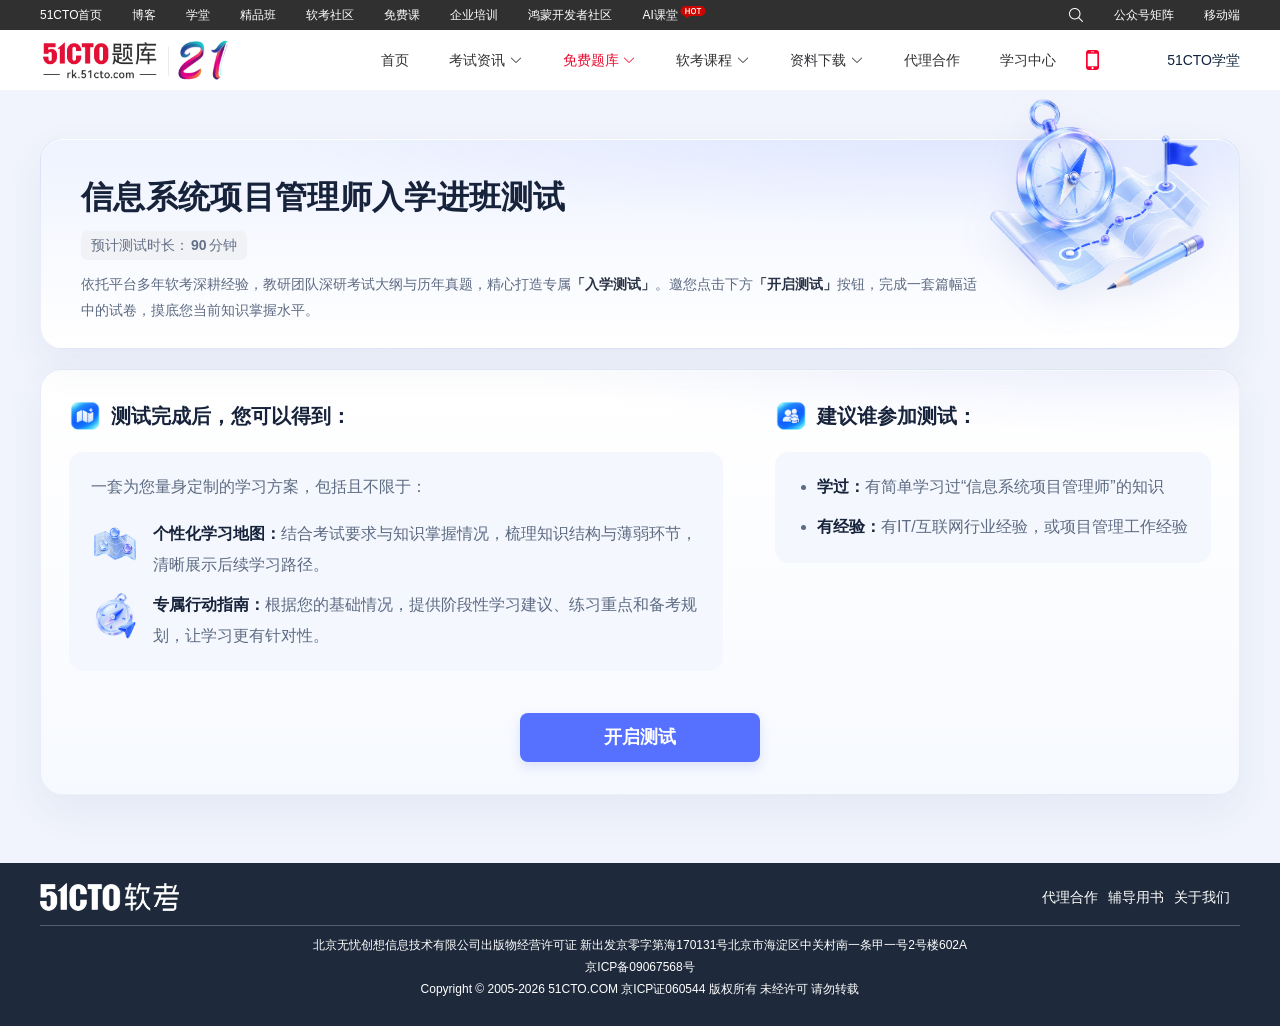
<file: 入学测/独立HTML/介绍页.html>
<!DOCTYPE html>
<html lang="zh-CN" style=""><head><meta http-equiv="Content-Type" content="text/html; charset=UTF-8">
<meta name="viewport" content="width=device-width, initial-scale=1">
<title>软考在线做题备考工具-51CTO软考题库</title>

<meta name="format-detection" content="telephone=no">
<meta http-equiv="x-dns-prefetch-control" content="on">
<meta name="referrer" content="no-referrer-when-downgrade">

<meta name="keywords" content="计算机软件资格考试,计算机软考试题,软考刷题,软考题库,软考历年真题,软考模拟题,软考章节练习题,计算机技术与软件专业技术资格（水平）考试">
<meta name="description" content="51CTO软考题库是IT在线教育专业品牌51CTO旗下，由51CTO软考讲师团队，精心出题、校编解析而打造出的一款软考刷题工具。提供软考(计算机软件资格考试)历年真题、软考模拟题、软考章节练习、软考每日刷题、软考错题集、软考模拟机考平台，PC端/手机移动端随时刷软考题，助力软考备考。">



<link rel="stylesheet" href="介绍页_CSS/style-01.css">

<meta name="viewport" content="width=device-width, initial-scale=1"><link rel="stylesheet" href="介绍页_CSS/style-02.css"></head><body class=""><div id="nuxt-app" data-v-app=""><div class="default-layouts app-entry"><div class="home-layout-header"><nav class="main-nav-box"><div class="w-[1200px] h-[30px] mx-auto flex justify-between"><ul class="flex"><li class="relative pr-[30px]"><a href="https://www.51cto.com/" rel="noopener noreferrer" target="_blank" class="nav-item">51CTO首页</a></li><li class="relative pr-[30px]"><a href="https://blog.51cto.com/" rel="noopener noreferrer" target="_blank" class="nav-item">博客</a></li><li class="relative pr-[30px]"><a href="https://edu.51cto.com/courselist/index.html?utm_platform=mb&amp;utm_medium=51cto&amp;utm_source=zhuzhan&amp;utm_content=dh" rel="noopener noreferrer nofollow" target="_blank" class="nav-item child-menu">学堂</a></li><li class="relative pr-[30px]"><a href="https://edu.51cto.com/surl=Z0is82" rel="noopener noreferrer" target="_blank" class="nav-item child-menu">精品班</a></li><li class="relative pr-[30px]"><a href="https://rk.51cto.com/?utm_platform=pc&amp;utm_medium=51cto&amp;utm_source=zhuzhan&amp;utm_content=sy_topbar" rel="noopener noreferrer nofollow" target="_blank" class="nav-item">软考社区</a></li><li class="relative pr-[30px]"><a href="https://edu.51cto.com/surl=o0bwJ2" rel="noopener noreferrer" target="_blank" class="nav-item">免费课</a></li><li class="relative pr-[30px]"><a href="https://b.51cto.com/index?utm_source=hometop" rel="noopener noreferrer nofollow" target="_blank" class="nav-item child-menu">企业培训</a></li><li class="relative pr-[30px]"><a href="https://ost.51cto.com/?utm_source=hometop" rel="noopener noreferrer nofollow" target="_blank" class="nav-item child-menu">鸿蒙开发者社区</a></li><li class="relative pr-[30px] tag"><a href="https://e.51cto.com/wejob/list?pid=pid_ai&amp;utm_platform=pc&amp;utm_medium=51cto&amp;utm_source=zhuzhan&amp;utm_content=sy_topbar&amp;qd2" rel="noopener noreferrer nofollow" target="_blank" class="nav-item">AI课堂</a><img class="tag-item" src="介绍页_图片/图片-01.png" alt="图标"></li></ul><ul class="flex"><li class="ml-[30px]"><a href="https://so.51cto.com/?keywords=&amp;sort=time" rel="noopener noreferrer nofollow" target="_blank" class="nav-item search"><img src="介绍页_图片/图片-02.png" alt="search"></a></li><li class="ml-[30px]"><span class="nav-item">公众号矩阵</span></li><li class="ml-[30px]"><span class="nav-item">移动端</span></li></ul></div></nav><nav class="soft-exam-nav-box"><div class="soft-exam-nav"><a href="https://rk.51cto.com/?utm_platform=pc&amp;utm_medium=51cto&amp;utm_source=tiku_pc" rel="noopener noreferrer"><img class="soft-exam-logo" height="48" width="258" src="介绍页_图片/图片-03.gif" alt="51CTO题库" title="51CTO题库"></a><ul class="home-nav-list"><li class="nav-item single"><a href="https://rk.51cto.com/?utm_platform=pc&amp;utm_medium=51cto&amp;utm_source=tiku_pc" rel="noopener noreferrer" target="_blank" class="block w-full">首页</a></li><li class="nav-item complex"><a href="https://rk.51cto.com/article/l_all_1.html?" rel="noopener noreferrer" target="_blank" class="block w-full el-tooltip__trigger el-tooltip__trigger">考试资讯 <i class="el-icon"><svg xmlns="http://www.w3.org/2000/svg" viewBox="0 0 1024 1024"><path fill="currentColor" d="M831.872 340.864 512 652.672 192.128 340.864a30.592 30.592 0 0 0-42.752 0 29.12 29.12 0 0 0 0 41.6L489.664 714.24a32 32 0 0 0 44.672 0l340.288-331.712a29.12 29.12 0 0 0 0-41.728 30.592 30.592 0 0 0-42.752 0z"></path></svg></i></a></li><li class="nav-item complex"><a href="https://rk.51cto.com/t/n/?" rel="noopener noreferrer" target="_blank" class="block w-full color-red el-tooltip__trigger el-tooltip__trigger">免费题库 <i class="el-icon"><svg xmlns="http://www.w3.org/2000/svg" viewBox="0 0 1024 1024"><path fill="currentColor" d="M831.872 340.864 512 652.672 192.128 340.864a30.592 30.592 0 0 0-42.752 0 29.12 29.12 0 0 0 0 41.6L489.664 714.24a32 32 0 0 0 44.672 0l340.288-331.712a29.12 29.12 0 0 0 0-41.728 30.592 30.592 0 0 0-42.752 0z"></path></svg></i></a></li><li class="nav-item complex"><a href="https://e.51cto.com/wejob/list?pid=4&amp;plan=xly988&amp;path_id=988&amp;" rel="noopener noreferrer" target="_blank" class="block w-full el-tooltip__trigger el-tooltip__trigger">软考课程 <i class="el-icon"><svg xmlns="http://www.w3.org/2000/svg" viewBox="0 0 1024 1024"><path fill="currentColor" d="M831.872 340.864 512 652.672 192.128 340.864a30.592 30.592 0 0 0-42.752 0 29.12 29.12 0 0 0 0 41.6L489.664 714.24a32 32 0 0 0 44.672 0l340.288-331.712a29.12 29.12 0 0 0 0-41.728 30.592 30.592 0 0 0-42.752 0z"></path></svg></i></a></li><li class="nav-item complex"><a href="https://rk.51cto.com/download" rel="noopener noreferrer" target="_blank" class="block w-full el-tooltip__trigger el-tooltip__trigger">资料下载 <i class="el-icon"><svg xmlns="http://www.w3.org/2000/svg" viewBox="0 0 1024 1024"><path fill="currentColor" d="M831.872 340.864 512 652.672 192.128 340.864a30.592 30.592 0 0 0-42.752 0 29.12 29.12 0 0 0 0 41.6L489.664 714.24a32 32 0 0 0 44.672 0l340.288-331.712a29.12 29.12 0 0 0 0-41.728 30.592 30.592 0 0 0-42.752 0z"></path></svg></i></a></li><li class="nav-item single"><a href="https://edu.51cto.com/article/25196.html" rel="noopener noreferrer" target="_blank" class="block w-full">代理合作</a></li><li class="nav-item single"><a href="https://edu.51cto.com/center/course/user/get-study-course?" rel="noopener noreferrer" target="_blank" class="block w-full">学习中心</a></li></ul><div class="el-tooltip__trigger"><img class="mobile-btn" src="介绍页_图片/图片-04.png" alt="app"></div><a class="nav-right-box truncate user-name el-tooltip__trigger el-tooltip__trigger">51CTO学堂</a></div></nav></div><main class="admission intro-page">

<section class="hero panel"><div class="hero-copy"><h1>信息系统项目管理师入学进班测试</h1><div class="hero-bottom"><span class="duration">预计测试时长：<strong>90</strong>分钟</span></div><p class="description">依托平台多年软考深耕经验，教研团队深研考试大纲与历年真题，精心打造专属<strong class="intro-emphasis">「入学测试」</strong>。邀您点击下方<strong class="intro-emphasis">「开启测试」</strong>按钮，完成一套篇幅适中的试卷，摸底您当前知识掌握水平。</p></div><img class="hero-art" src="介绍页_图片/图片-05.png" alt="" aria-hidden="true"></section>
<section class="panel intro-details">
<div class="intro-grid">
<section class="benefit"><div class="section-title"><h2><img src="介绍页_图片/图片-06.png" alt="" aria-hidden="true">测试完成后，您可以得到：</h2></div>
<div class="intro-content-surface"><p class="muted">一套为您量身定制的学习方案，包括且不限于：</p>
<ul class="intro-points benefit-points"><li><img src="介绍页_图片/图片-07.png" alt="" aria-hidden="true"><div><strong>个性化学习地图：</strong>结合考试要求与知识掌握情况，梳理知识结构与薄弱环节，清晰展示后续学习路径。</div></li><li><img src="介绍页_图片/图片-08.png" alt="" aria-hidden="true"><div><strong>专属行动指南：</strong>根据您的基础情况，提供阶段性学习建议、练习重点和备考规划，让学习更有针对性。</div></li></ul></div></section>
<section class="audience"><div class="section-title"><h2><img src="介绍页_图片/图片-09.png" alt="" aria-hidden="true">建议谁参加测试：</h2></div>
<div class="intro-content-surface"><ul class="intro-points"><li><strong>学过：</strong>有简单学习过“信息系统项目管理师”的知识</li><li><strong>有经验：</strong>有IT/互联网行业经验，或项目管理工作经验</li></ul></div></section>
</div>
<div class="intro-start"><button class="primary" id="start-test">开启测试</button></div>
</section>
<dialog id="start-dialog"><button class="dialog-close" aria-label="关闭">×</button><img class="dialog-art" src="介绍页_图片/图片-10.png" alt="" aria-hidden="true"><h2>准备好开启入学测试了吗？</h2><p>预计测试时长 90 分钟。建议预留完整时间，在安静的环境中完成测试。</p><div class="notice">当前为页面预览，源文件未包含试题内容。可先查看测评结果示例。</div><a class="primary" href="测评结果页.html">查看测评结果示例</a></dialog>
</main><footer class="home-layout-footer"><div class="home-footer-bottom-box"><div class="main-footer-wrapper"><div class="main-footer-top"><img class="main-footer-top-logo" src="介绍页_图片/图片-11.png" alt="51CTO软考"><ul class="nav-list"><li class="nav-item"><a class="nav-link" target="_blank" href="https://edu.51cto.com/article/25196.html">代理合作</a></li><li class="nav-item"><a class="nav-link" target="_blank" href="https://e.51cto.com/books">辅导用书</a></li><li class="nav-item"><a class="nav-link" target="_blank" href="https://edu.51cto.com/center/about/index/about">关于我们</a></li></ul></div><div class="main-footer-bottom"><p> 北京无忧创想信息技术有限公司出版物经营许可证 新出发京零字第海170131号北京市海淀区中关村南一条甲一号2号楼602A </p><p>京ICP备09067568号</p><p> Copyright © 2005-2026 51CTO.COM 京ICP证060544 版权所有 未经许可 请勿转载 </p></div></div></div></footer></div></div>
<script src="介绍页_JS/script-01.js"></script></body></html>
</file>
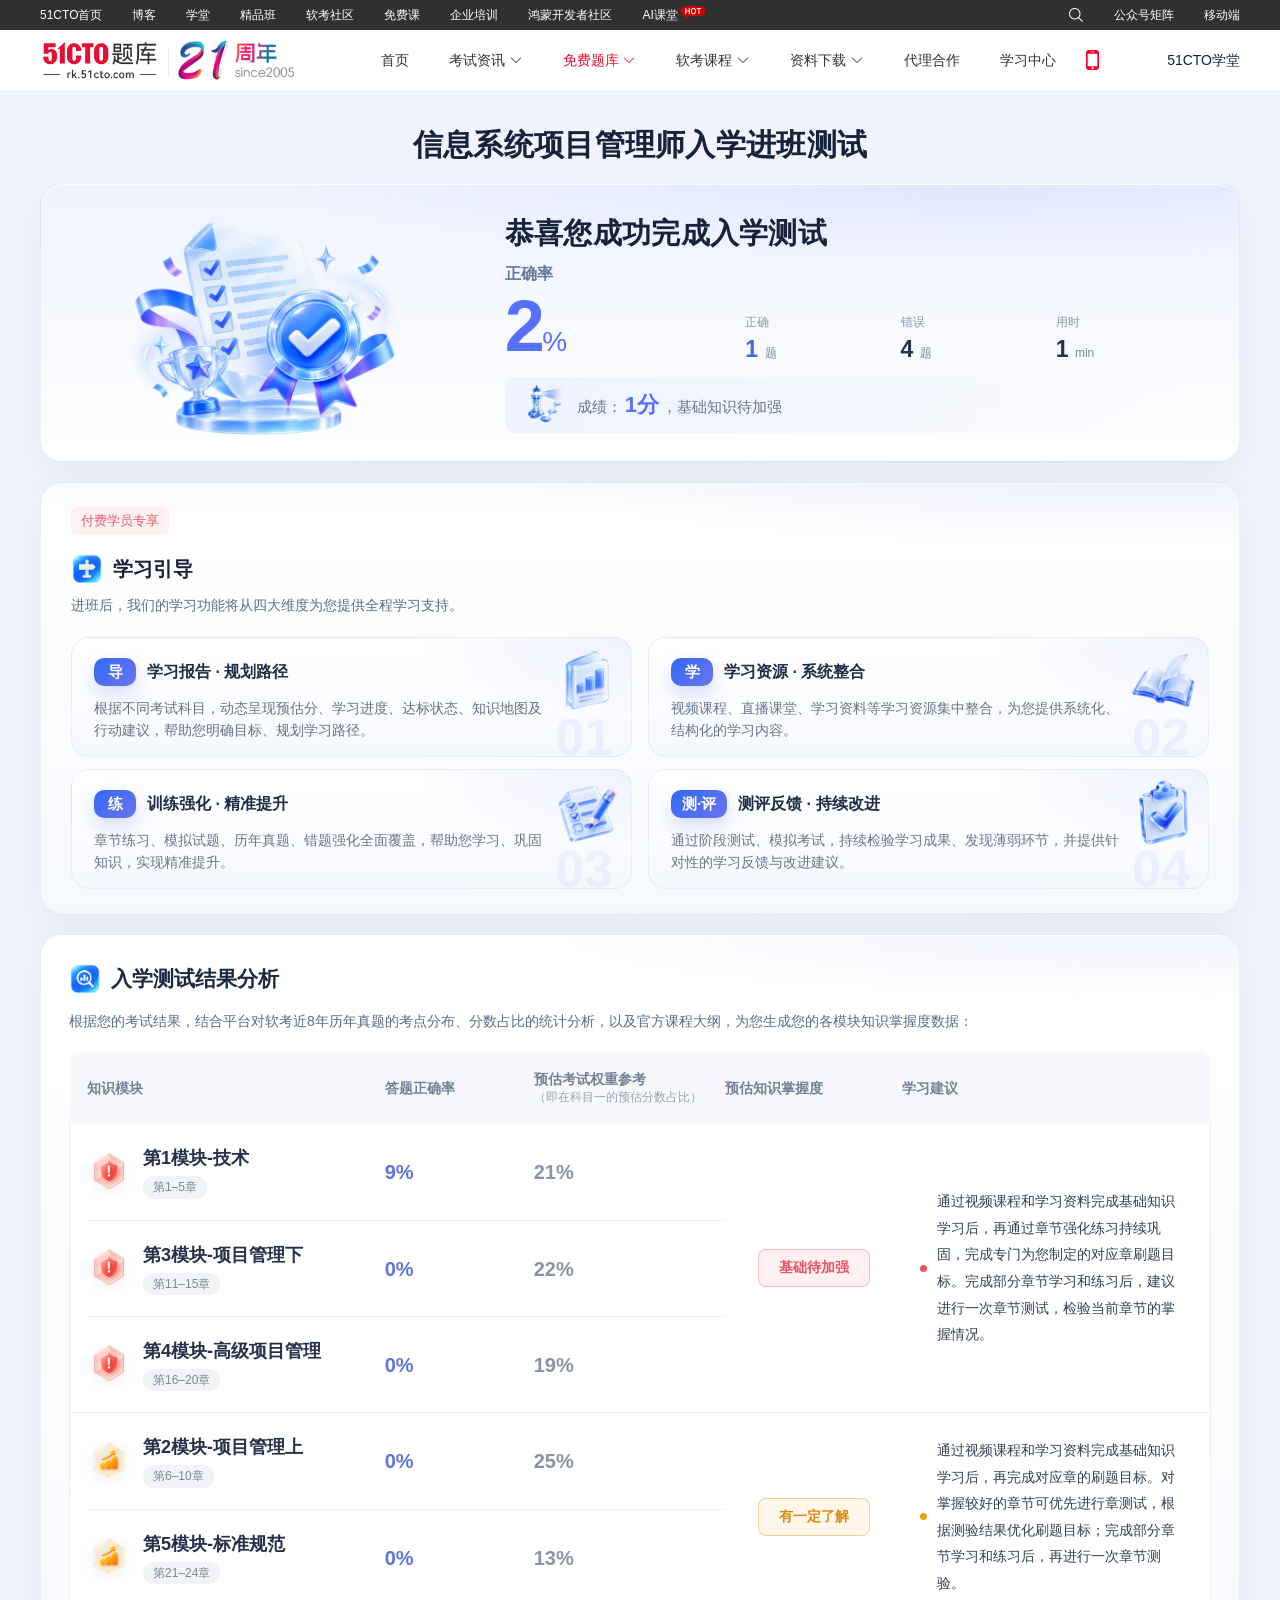
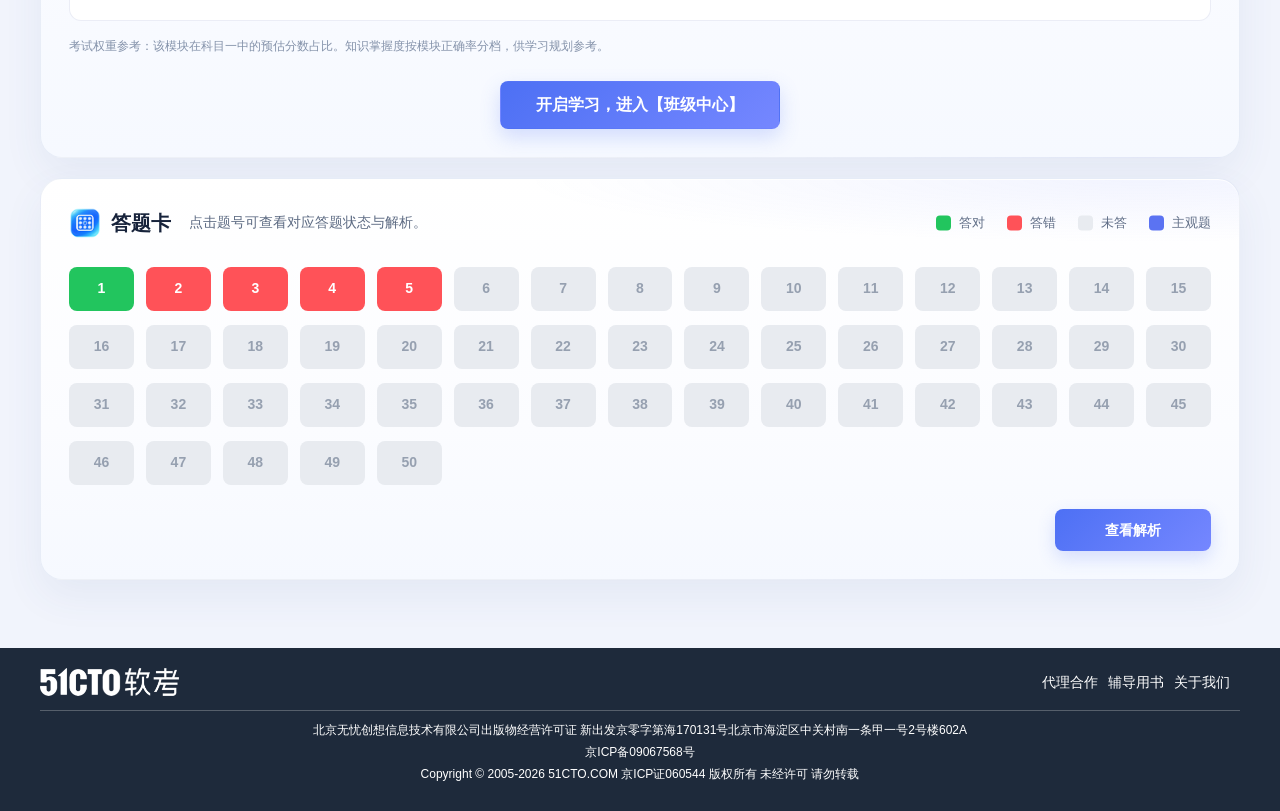
<file: 入学测/独立HTML/测评结果页.html>
<!DOCTYPE html>
<html lang="zh-CN" style=""><head><meta http-equiv="Content-Type" content="text/html; charset=UTF-8">
<meta name="viewport" content="width=device-width, initial-scale=1">
<title>信息系统项目管理师入学进班测试</title>

<meta name="format-detection" content="telephone=no">
<meta http-equiv="x-dns-prefetch-control" content="on">
<meta name="referrer" content="no-referrer-when-downgrade">

<meta name="keywords" content="计算机软件资格考试,计算机软考试题,软考刷题,软考题库,软考历年真题,软考模拟题,软考章节练习题,计算机技术与软件专业技术资格（水平）考试">
<meta name="description" content="51CTO软考题库是IT在线教育专业品牌51CTO旗下，由51CTO软考讲师团队，精心出题、校编解析而打造出的一款软考刷题工具。提供软考(计算机软件资格考试)历年真题、软考模拟题、软考章节练习、软考每日刷题、软考错题集、软考模拟机考平台，PC端/手机移动端随时刷软考题，助力软考备考。">



<link rel="stylesheet" href="测评结果页_CSS/style-01.css">

<meta name="viewport" content="width=device-width, initial-scale=1"><link rel="stylesheet" href="测评结果页_CSS/style-02.css"></head><body class=""><div id="nuxt-app" data-v-app=""><div class="default-layouts app-entry"><div class="home-layout-header"><nav class="main-nav-box"><div class="w-[1200px] h-[30px] mx-auto flex justify-between"><ul class="flex"><li class="relative pr-[30px]"><a href="https://www.51cto.com/" rel="noopener noreferrer" target="_blank" class="nav-item">51CTO首页</a></li><li class="relative pr-[30px]"><a href="https://blog.51cto.com/" rel="noopener noreferrer" target="_blank" class="nav-item">博客</a></li><li class="relative pr-[30px]"><a href="https://edu.51cto.com/courselist/index.html?utm_platform=mb&amp;utm_medium=51cto&amp;utm_source=zhuzhan&amp;utm_content=dh" rel="noopener noreferrer nofollow" target="_blank" class="nav-item child-menu">学堂</a></li><li class="relative pr-[30px]"><a href="https://edu.51cto.com/surl=Z0is82" rel="noopener noreferrer" target="_blank" class="nav-item child-menu">精品班</a></li><li class="relative pr-[30px]"><a href="https://rk.51cto.com/?utm_platform=pc&amp;utm_medium=51cto&amp;utm_source=zhuzhan&amp;utm_content=sy_topbar" rel="noopener noreferrer nofollow" target="_blank" class="nav-item">软考社区</a></li><li class="relative pr-[30px]"><a href="https://edu.51cto.com/surl=o0bwJ2" rel="noopener noreferrer" target="_blank" class="nav-item">免费课</a></li><li class="relative pr-[30px]"><a href="https://b.51cto.com/index?utm_source=hometop" rel="noopener noreferrer nofollow" target="_blank" class="nav-item child-menu">企业培训</a></li><li class="relative pr-[30px]"><a href="https://ost.51cto.com/?utm_source=hometop" rel="noopener noreferrer nofollow" target="_blank" class="nav-item child-menu">鸿蒙开发者社区</a></li><li class="relative pr-[30px] tag"><a href="https://e.51cto.com/wejob/list?pid=pid_ai&amp;utm_platform=pc&amp;utm_medium=51cto&amp;utm_source=zhuzhan&amp;utm_content=sy_topbar&amp;qd2" rel="noopener noreferrer nofollow" target="_blank" class="nav-item">AI课堂</a><img class="tag-item" src="测评结果页_图片/图片-01.png" alt="图标"></li></ul><ul class="flex"><li class="ml-[30px]"><a href="https://so.51cto.com/?keywords=&amp;sort=time" rel="noopener noreferrer nofollow" target="_blank" class="nav-item search"><img src="测评结果页_图片/图片-02.png" alt="search"></a></li><li class="ml-[30px]"><span class="nav-item">公众号矩阵</span></li><li class="ml-[30px]"><span class="nav-item">移动端</span></li></ul></div></nav><nav class="soft-exam-nav-box"><div class="soft-exam-nav"><a href="https://rk.51cto.com/?utm_platform=pc&amp;utm_medium=51cto&amp;utm_source=tiku_pc" rel="noopener noreferrer"><img class="soft-exam-logo" height="48" width="258" src="测评结果页_图片/图片-03.gif" alt="51CTO题库" title="51CTO题库"></a><ul class="home-nav-list"><li class="nav-item single"><a href="https://rk.51cto.com/?utm_platform=pc&amp;utm_medium=51cto&amp;utm_source=tiku_pc" rel="noopener noreferrer" target="_blank" class="block w-full">首页</a></li><li class="nav-item complex"><a href="https://rk.51cto.com/article/l_all_1.html?" rel="noopener noreferrer" target="_blank" class="block w-full el-tooltip__trigger el-tooltip__trigger">考试资讯 <i class="el-icon"><svg xmlns="http://www.w3.org/2000/svg" viewBox="0 0 1024 1024"><path fill="currentColor" d="M831.872 340.864 512 652.672 192.128 340.864a30.592 30.592 0 0 0-42.752 0 29.12 29.12 0 0 0 0 41.6L489.664 714.24a32 32 0 0 0 44.672 0l340.288-331.712a29.12 29.12 0 0 0 0-41.728 30.592 30.592 0 0 0-42.752 0z"></path></svg></i></a></li><li class="nav-item complex"><a href="https://rk.51cto.com/t/n/?" rel="noopener noreferrer" target="_blank" class="block w-full color-red el-tooltip__trigger el-tooltip__trigger">免费题库 <i class="el-icon"><svg xmlns="http://www.w3.org/2000/svg" viewBox="0 0 1024 1024"><path fill="currentColor" d="M831.872 340.864 512 652.672 192.128 340.864a30.592 30.592 0 0 0-42.752 0 29.12 29.12 0 0 0 0 41.6L489.664 714.24a32 32 0 0 0 44.672 0l340.288-331.712a29.12 29.12 0 0 0 0-41.728 30.592 30.592 0 0 0-42.752 0z"></path></svg></i></a></li><li class="nav-item complex"><a href="https://e.51cto.com/wejob/list?pid=4&amp;plan=xly988&amp;path_id=988&amp;" rel="noopener noreferrer" target="_blank" class="block w-full el-tooltip__trigger el-tooltip__trigger">软考课程 <i class="el-icon"><svg xmlns="http://www.w3.org/2000/svg" viewBox="0 0 1024 1024"><path fill="currentColor" d="M831.872 340.864 512 652.672 192.128 340.864a30.592 30.592 0 0 0-42.752 0 29.12 29.12 0 0 0 0 41.6L489.664 714.24a32 32 0 0 0 44.672 0l340.288-331.712a29.12 29.12 0 0 0 0-41.728 30.592 30.592 0 0 0-42.752 0z"></path></svg></i></a></li><li class="nav-item complex"><a href="https://rk.51cto.com/download" rel="noopener noreferrer" target="_blank" class="block w-full el-tooltip__trigger el-tooltip__trigger">资料下载 <i class="el-icon"><svg xmlns="http://www.w3.org/2000/svg" viewBox="0 0 1024 1024"><path fill="currentColor" d="M831.872 340.864 512 652.672 192.128 340.864a30.592 30.592 0 0 0-42.752 0 29.12 29.12 0 0 0 0 41.6L489.664 714.24a32 32 0 0 0 44.672 0l340.288-331.712a29.12 29.12 0 0 0 0-41.728 30.592 30.592 0 0 0-42.752 0z"></path></svg></i></a></li><li class="nav-item single"><a href="https://edu.51cto.com/article/25196.html" rel="noopener noreferrer" target="_blank" class="block w-full">代理合作</a></li><li class="nav-item single"><a href="https://edu.51cto.com/center/course/user/get-study-course?" rel="noopener noreferrer" target="_blank" class="block w-full">学习中心</a></li></ul><div class="el-tooltip__trigger"><img class="mobile-btn" src="测评结果页_图片/图片-04.png" alt="app"></div><a class="nav-right-box truncate user-name el-tooltip__trigger el-tooltip__trigger">51CTO学堂</a></div></nav></div><main class="admission result-page">
<section class="panel result-hero"><div class="result-heading"><div><h1>恭喜您成功完成入学测试</h1></div><img class="result-art" src="测评结果页_图片/图片-05.png" alt="" aria-hidden="true"></div><div class="score-grid"><div class="score"><span>正确率</span><strong>2<small>%</small></strong></div><div class="stat"><span>正确</span><strong>1 <small>题</small></strong></div><div class="stat"><span>错误</span><strong>4 <small>题</small></strong></div><div class="stat"><span>用时</span><strong>1 <small>min</small></strong></div></div><div class="conclusion"><img src="测评结果页_图片/图片-06.png" alt="" aria-hidden="true"><div><p>成绩：<strong>1分</strong>，基础知识待加强</p></div></div></section>
<section class="panel analysis"><div class="section-title"><h2><img class="" src="测评结果页_图片/图片-07.png" alt="" aria-hidden="true">入学测试结果分析</h2><span class="tag">付费学员专享</span></div><p class="muted analysis-desc">根据您的考试结果，结合平台对软考近8年历年真题的考点分布、分数占比的统计分析，以及官方课程大纲，为您生成您的各模块知识掌握度数据：</p><div class="module-table"></div><p class="footnote">考试权重参考：该模块在科目一中的预估分数占比。知识掌握度按模块正确率分档，供学习规划参考。</p></section>
<section class="panel learning"><div class="section-title"><h2><img class="" src="测评结果页_图片/图片-08.png" alt="" aria-hidden="true">学习引导</h2></div><p class="muted">进班后，我们的学习功能将从四大维度为您提供全程学习支持。</p><div class="guide-grid"><article class="guide"><img class="" src="测评结果页_图片/图片-09.png" alt="" aria-hidden="true"><span class="guide-label">导</span><h3>学习报告 · 规划路径</h3><p>根据不同考试科目，动态呈现预估分、学习进度、达标状态、知识地图及行动建议，帮助您明确目标、规划学习路径。</p></article><article class="guide"><img class="" src="测评结果页_图片/图片-10.png" alt="" aria-hidden="true"><span class="guide-label">学</span><h3>学习资源 · 系统整合</h3><p>视频课程、直播课堂、学习资料等学习资源集中整合，为您提供系统化、结构化的学习内容。</p></article><article class="guide"><img class="" src="测评结果页_图片/图片-11.png" alt="" aria-hidden="true"><span class="guide-label">练</span><h3>训练强化 · 精准提升</h3><p>章节练习、模拟试题、历年真题、错题强化全面覆盖，帮助您学习、巩固知识，实现精准提升。</p></article><article class="guide"><img class="" src="测评结果页_图片/图片-12.png" alt="" aria-hidden="true"><span class="guide-label">测·评</span><h3>测评反馈 · 持续改进</h3><p>通过阶段测试、模拟考试，持续检验学习成果、发现薄弱环节，并提供针对性的学习反馈与改进建议。</p></article></div><div class="learning-cta"><div><h3>跟住规划，每天推进</h3><p>进入班级中心，开启您的系统学习之旅。</p></div><a class="primary" href="../../学习报告页-科目一科目二整合版.html#class-center">开启学习，进入班级中心</a></div></section>
<section class="panel answers"><div class="section-title"><h2><img class="" src="测评结果页_图片/图片-13.png" alt="" aria-hidden="true">答题卡</h2></div><div class="answer-toolbar"><p class="muted">点击题号可查看对应答题状态与解析。</p><div class="legend"><span class="correct">答对</span><span class="wrong">答错</span><span class="unanswered">未答</span><span class="subjective">主观题</span></div></div><div class="question-grid"><button class="question correct" data-question="1" aria-label="第1题，答对">1</button><button class="question wrong" data-question="2" aria-label="第2题，答错">2</button><button class="question wrong" data-question="3" aria-label="第3题，答错">3</button><button class="question wrong" data-question="4" aria-label="第4题，答错">4</button><button class="question wrong" data-question="5" aria-label="第5题，答错">5</button><button class="question unanswered" data-question="6" aria-label="第6题，未答">6</button><button class="question unanswered" data-question="7" aria-label="第7题，未答">7</button><button class="question unanswered" data-question="8" aria-label="第8题，未答">8</button><button class="question unanswered" data-question="9" aria-label="第9题，未答">9</button><button class="question unanswered" data-question="10" aria-label="第10题，未答">10</button><button class="question unanswered" data-question="11" aria-label="第11题，未答">11</button><button class="question unanswered" data-question="12" aria-label="第12题，未答">12</button><button class="question unanswered" data-question="13" aria-label="第13题，未答">13</button><button class="question unanswered" data-question="14" aria-label="第14题，未答">14</button><button class="question unanswered" data-question="15" aria-label="第15题，未答">15</button><button class="question unanswered" data-question="16" aria-label="第16题，未答">16</button><button class="question unanswered" data-question="17" aria-label="第17题，未答">17</button><button class="question unanswered" data-question="18" aria-label="第18题，未答">18</button><button class="question unanswered" data-question="19" aria-label="第19题，未答">19</button><button class="question unanswered" data-question="20" aria-label="第20题，未答">20</button><button class="question unanswered" data-question="21" aria-label="第21题，未答">21</button><button class="question unanswered" data-question="22" aria-label="第22题，未答">22</button><button class="question unanswered" data-question="23" aria-label="第23题，未答">23</button><button class="question unanswered" data-question="24" aria-label="第24题，未答">24</button><button class="question unanswered" data-question="25" aria-label="第25题，未答">25</button><button class="question unanswered" data-question="26" aria-label="第26题，未答">26</button><button class="question unanswered" data-question="27" aria-label="第27题，未答">27</button><button class="question unanswered" data-question="28" aria-label="第28题，未答">28</button><button class="question unanswered" data-question="29" aria-label="第29题，未答">29</button><button class="question unanswered" data-question="30" aria-label="第30题，未答">30</button><button class="question unanswered" data-question="31" aria-label="第31题，未答">31</button><button class="question unanswered" data-question="32" aria-label="第32题，未答">32</button><button class="question unanswered" data-question="33" aria-label="第33题，未答">33</button><button class="question unanswered" data-question="34" aria-label="第34题，未答">34</button><button class="question unanswered" data-question="35" aria-label="第35题，未答">35</button><button class="question unanswered" data-question="36" aria-label="第36题，未答">36</button><button class="question unanswered" data-question="37" aria-label="第37题，未答">37</button><button class="question unanswered" data-question="38" aria-label="第38题，未答">38</button><button class="question unanswered" data-question="39" aria-label="第39题，未答">39</button><button class="question unanswered" data-question="40" aria-label="第40题，未答">40</button><button class="question unanswered" data-question="41" aria-label="第41题，未答">41</button><button class="question unanswered" data-question="42" aria-label="第42题，未答">42</button><button class="question unanswered" data-question="43" aria-label="第43题，未答">43</button><button class="question unanswered" data-question="44" aria-label="第44题，未答">44</button><button class="question unanswered" data-question="45" aria-label="第45题，未答">45</button><button class="question unanswered" data-question="46" aria-label="第46题，未答">46</button><button class="question unanswered" data-question="47" aria-label="第47题，未答">47</button><button class="question unanswered" data-question="48" aria-label="第48题，未答">48</button><button class="question unanswered" data-question="49" aria-label="第49题，未答">49</button><button class="question unanswered" data-question="50" aria-label="第50题，未答">50</button></div><div class="answer-actions"><button class="secondary" id="review-answers">查看解析</button></div></section>
<dialog id="answer-dialog"><button class="dialog-close" aria-label="关闭">×</button><span class="eyebrow">答题详情</span><h2 id="question-title">第1题</h2><p id="question-state"></p><div class="notice">当前保存的页面未包含题干、选项及解析内容。</div><div class="dialog-actions"><button class="secondary" id="prev-question">上一题</button><button class="primary" id="next-question">下一题</button></div></dialog></main><footer class="home-layout-footer"><div class="home-footer-bottom-box"><div class="main-footer-wrapper"><div class="main-footer-top"><img class="main-footer-top-logo" src="测评结果页_图片/图片-14.png" alt="51CTO软考"><ul class="nav-list"><li class="nav-item"><a class="nav-link" target="_blank" href="https://edu.51cto.com/article/25196.html">代理合作</a></li><li class="nav-item"><a class="nav-link" target="_blank" href="https://e.51cto.com/books">辅导用书</a></li><li class="nav-item"><a class="nav-link" target="_blank" href="https://edu.51cto.com/center/about/index/about">关于我们</a></li></ul></div><div class="main-footer-bottom"><p> 北京无忧创想信息技术有限公司出版物经营许可证 新出发京零字第海170131号北京市海淀区中关村南一条甲一号2号楼602A </p><p>京ICP备09067568号</p><p> Copyright © 2005-2026 51CTO.COM 京ICP证060544 版权所有 未经许可 请勿转载 </p></div></div></div></footer></div></div>
<script src="测评结果页_JS/script-01.js"></script></body></html>
</file>
<file: assets/case-results.css>
:root{--bg:#f2f5fc;--t1:#202c47;--t2:#63718b;--t3:#8b99b1;--blue:#5266ed;--blue-deep:#4655ce;--blue-light:#edf1ff;--blue-ghost:#f0f3ff;--purple:#7970df;--line:#e9edf5;--line-2:#edf0f6;--mono:Arial,sans-serif;--sans:'PingFang SC','Microsoft YaHei',sans-serif}
html{scroll-behavior:smooth}body{background:linear-gradient(180deg,#eaf0ff 0,#f4f6fb 460px);font-size:15px}body::before,body::after{display:none}.wrap{max-width:1480px;padding:30px 36px 64px}.top-bar{justify-content:space-between;margin-bottom:10px}.hd-t{font-size:23px;line-height:1.5}.hd-ic{width:48px;height:48px;background:none}.hd-ic img{width:100%;height:100%;object-fit:contain}.back-link{position:static;transform:none;white-space:nowrap;font-size:14px;padding:10px 16px;border-radius:10px;background:#ffffffad;color:#64748b}.back-link:hover{background:white;color:var(--blue)}
.result-grid{grid-template-columns:minmax(220px,.8fr) minmax(350px,1.4fr) minmax(350px,1.25fr);gap:20px;margin-bottom:32px}.rcard,.panel{border:1px solid #fff;border-radius:20px;background:linear-gradient(180deg,#edf4ff 0,#fff 125px);box-shadow:0 3px 8px rgba(49,67,118,.05),0 12px 28px rgba(49,67,118,.09)}.rcard{padding:23px}.rcard:hover{transform:none;box-shadow:0 3px 8px rgba(49,67,118,.05),0 12px 28px rgba(49,67,118,.09)}.rcard-h{margin-bottom:22px}.rcard-title{font-size:22px}.rcard-ic{width:36px;height:36px;background:none}.rcard-ic img,.nav-ic img{width:100%;height:100%;object-fit:contain}.score-num{font-size:68px;color:#5664ef;font-weight:700}.score-val{margin:0 0 10px;align-items:baseline}.score-full,.score-time{font-size:14px}.score-time{margin-top:auto;padding-top:12px}.kp-body{border:0;background:transparent;padding:0;min-height:115px}.kp-cloud{gap:10px}.kp-tag{font-size:14px;padding:7px 10px;border-radius:8px;background:#f0f3fc;color:#64719a;font-weight:500}.kp-t1,.kp-t2{color:#5260d6;background:#edf0ff;font-weight:600}.kp-tag:hover{transform:none}.nav-grid{gap:16px 10px}.nav-item{padding:14px 10px;border:0;background:#f3f5fc;border-radius:12px;gap:7px}.nav-item:hover{background:#e9edff;transform:none}.nav-ic{width:30px;height:30px;background:none}.nav-txt{font-size:16px}.nav-arrow{width:12px}.ss-hero{background:#f1f4fc;padding:16px 8px;gap:8px}.ss-stat{flex-direction:column;align-items:flex-start;padding-left:8px;gap:8px}.ss-ic{display:none}.ss-label{font-size:13px}.ss-val{font-size:27px;margin-top:7px}.ss-div,.ss-md{display:none}.ss-minor{flex-wrap:wrap;font-size:13px;gap:8px}.sec-title{font-size:24px;gap:14px}.sec-title::before,.wq-group::before,.detail-sec-head::before{display:none}.sec-sub{padding:0;font-size:16px;line-height:.8}.sec-head{margin-bottom:20px}@media(max-width:1150px){.result-grid{grid-template-columns:1fr 1.5fr}.rcard:last-child{grid-column:1/-1}.nav-grid{grid-template-columns:repeat(4,1fr)}.top-bar{align-items:flex-start}.hd-t{font-size:20px}.analysis-grid{grid-template-columns:250px minmax(0,1fr)}}
@media(max-width:760px){.wrap{padding:20px 16px}.top-bar{flex-direction:column;gap:10px}.result-grid,.analysis-grid{grid-template-columns:1fr}.rcard:last-child{grid-column:auto}.nav-grid{grid-template-columns:1fr 1fr}.sec-title{flex-wrap:wrap}.hd-t{font-size:19px}.p-body{padding:0 16px 20px}.p-head{padding:20px 16px}.rcard{padding:20px}.wq-row{justify-content:space-between}}


/* Analysis layout restored from supplied prototype. */
/* ===== 错题解析两栏 ===== */
.analysis-grid{display:grid;grid-template-columns:250px 1fr;gap:18px;align-items:start}
.panel{background:var(--card);border:1px solid var(--line);border-radius:var(--r-lg);box-shadow:var(--sh);overflow:hidden;display:flex;flex-direction:column}
.p-head{display:flex;align-items:center;gap:10px;padding:16px 20px;border-bottom:1px solid var(--line-2)}
.p-title{font-size:1.05rem;font-weight:700;color:var(--t1)}
.p-body{padding:16px 20px}

/* 左侧错题列表 */
.wq-list{display:flex;flex-direction:column;gap:10px}
.wq-group{font-size:calc(.84rem + 2px);font-weight:700;color:var(--blue);padding:6px 0;display:flex;align-items:center;gap:6px}
.wq-group::before{content:'';width:3px;height:14px;border-radius:2px;background:var(--blue)}
.wq-item{display:flex;flex-direction:column;gap:5px;padding:12px 14px;border-radius:var(--r-sm);border:1px solid var(--line);cursor:pointer;transition:.18s;background:#fff}
.wq-item:hover{border-color:var(--blue);background:var(--blue-ghost)}
.wq-item.on{border-color:var(--blue);background:linear-gradient(135deg,var(--blue-ghost),#fff);box-shadow:0 3px 10px -4px rgba(74,123,255,.25)}
.wq-row{display:flex;align-items:center;justify-content:space-between;gap:10px}
.wq-name{font-size:calc(.9rem + 2px);font-weight:600;color:var(--t1)}
.wq-point{font-size:calc(.875rem + 1px);color:var(--t3);font-weight:500;line-height:1.4}
.wq-score{font-size:calc(.82rem + 2px);font-weight:700;color:var(--red);flex-shrink:0}
.wq-full{color:var(--t3);font-weight:500}

/* 右侧详情 */
.p-title{display:flex;align-items:center;gap:8px}
.p-title-ic{width:18px;height:18px;color:var(--blue);flex-shrink:0}

.detail-sec{margin-bottom:22px}
.detail-sec:last-child{margin-bottom:0}
.detail-sec-head{display:flex;align-items:center;gap:7px;font-size:1rem;font-weight:800;color:var(--t1);margin-bottom:14px}
.detail-sec-head::before{content:'';width:4px;height:17px;border-radius:2px;background:var(--blue)}

/* 大题背景卡片 */
.case-bg{border-radius:var(--r-md);border:1px solid #DBE7FF;background:#F8FAFF;padding:14px 16px}
.case-head{display:flex;align-items:center;gap:7px;margin-bottom:10px}
.case-head-ic{width:18px;height:18px;color:var(--blue);flex-shrink:0}
.case-head-txt{font-size:.9rem;font-weight:700;color:var(--blue-deep)}
.case-intro{font-size:.84rem;color:var(--t2);line-height:1.7;margin-bottom:14px}
.case-section{background:#fff;border:1px solid #E6EEFF;border-radius:var(--r-sm);padding:12px 14px}
.case-section-head{display:flex;align-items:center;gap:6px;font-size:.85rem;font-weight:700;color:var(--blue);margin-bottom:10px}
.case-section-head svg{width:15px;height:15px;color:var(--blue)}
.case-section-body{font-size:.85rem;color:var(--t2);line-height:1.85;max-height:260px;overflow-y:auto}
.case-section-body p{margin-bottom:8px}
.case-section-body p:last-child{margin-bottom:0}

/* 小题错题解析 */
.q-head{display:flex;align-items:center;gap:10px;margin-bottom:16px}
.q-badge{flex-shrink:0;display:inline-flex;align-items:center;justify-content:center;padding:4px 10px;border-radius:20px;background:var(--blue);color:#fff;font-size:.78rem;font-weight:700}
.q-head-txt{flex:1;font-size:.92rem;color:var(--t1);line-height:1.65;padding-top:0}

.block{margin-bottom:14px;background:#F8FAFF;border:1px solid var(--line);border-radius:var(--r-md);padding:20px 15px}
.block-result{background:#F0FBF5}
.block:last-child{margin-bottom:0}
.block-label{font-size:calc(.85rem + 2px);font-weight:700;margin-bottom:9px;display:flex;align-items:center;gap:6px;color:var(--t2)}
.block-label svg{width:15px;height:15px;flex-shrink:0}
.block-label.result{color:var(--green)}
.block-label.result svg{color:var(--green)}
.block-label.ref{color:var(--blue)}
.block-body{font-size:.85rem;color:var(--t2);line-height:1.75;padding-left:21px}
.block-body .got{color:var(--red);font-weight:800}

.ans-box{font-size:.9rem;color:var(--t1);padding-left:21px}
.score-line{font-size:.88rem;color:var(--t1);font-weight:600;margin-bottom:6px}
.reason{font-size:.84rem;color:var(--t2);line-height:1.7}
.rule-txt{font-size:.84rem;color:var(--t2);line-height:1.8}
.knowledge{font-size:.85rem;color:var(--t2)}

/* 参考答案阶段列表 */
.ref-stages{display:flex;flex-direction:column;gap:10px;padding-left:21px}
.ref-stage{display:flex;align-items:flex-start;gap:10px}
.ref-stage-num{flex-shrink:0;width:22px;height:22px;border-radius:50%;background:var(--green);color:#fff;font-size:.75rem;font-weight:700;display:flex;align-items:center;justify-content:center;margin-top:1px}
.ref-stage-body{flex:1;font-size:.85rem;color:var(--t2);line-height:1.7}
.ref-stage-name{color:var(--green);font-weight:700;margin-right:4px}
.ref-stage-txt{color:var(--t2)}


.analysis-grid>.panel{box-shadow:0 3px 8px rgba(49,67,118,.05),0 12px 28px rgba(49,67,118,.09)}
.wq-group::before,.detail-sec-head::before{display:none}
@media(max-width:760px){.analysis-grid{grid-template-columns:1fr}}

/* Restore gradient card headings while retaining prototype content. */
.analysis-grid>.panel{background:linear-gradient(180deg,#edf4ff 0,#fff 125px);border-radius:20px}
.analysis-grid .p-head{padding:22px 24px 10px;border-bottom:0}
.analysis-grid .p-title{font-size:22px;font-weight:750;gap:10px;line-height:1.4}
.analysis-title-icon{width:36px;height:36px;object-fit:contain;flex-shrink:0}

/* User-marked case title, reading material and question typography. */
.analysis-grid .case-head-txt{font-size:18px}
.analysis-grid .case-section-body{font-size:16px;max-height:none}
.analysis-grid .q-head-txt{font-size:18px;font-weight:700}

/* Airy staggered knowledge tags and score-card illustration. */
 .kp-body{padding:8px 0 12px}
.kp-cloud{justify-content:center;align-items:center;gap:16px 12px;padding:8px 2px}
.kp-tag{border-radius:24px;padding:9px 21px;line-height:1.45;white-space:normal;max-width:100%;animation:knowledge-breathe 5s ease-in-out infinite;transform:translateY(var(--offset,0px));}
.kp-t1{font-size:18px;font-weight:700;background:#e8f1ff;color:#4077c8;--offset:-3px;animation-delay:-1.2s;margin-left:5px}
.kp-t2{font-size:14px;background:#e8f6f4;color:#468c87;--offset:4px;animation-duration:5.7s;animation-delay:-3s}
.kp-t3{font-size:17px;font-weight:600;background:#e8f5fc;color:#3f8cac;--offset:0px;animation-delay:-2.5s;margin-left:14px}
.kp-t4{font-size:15px;background:#eaf6f3;color:#408c7d;--offset:-3px;animation-duration:6.2s;animation-delay:-.6s}
.kp-t5{font-size:16px;background:#eaf1fb;color:#537fae;--offset:4px;animation-delay:-3.7s}
.kp-t6{font-size:14px;background:#e8f5f6;color:#548f98;--offset:1px;animation-duration:5.5s;animation-delay:-1.8s;margin-left:9px}
.kp-t7{font-size:13px;background:#eff4f9;color:#8094a8;--offset:-2px;animation-delay:-4.2s;margin-right:18px}
@keyframes knowledge-breathe{0%,100%{transform:translateY(var(--offset,0px)) scale(1);opacity:.88}50%{transform:translateY(calc(var(--offset,0px) - 3px)) scale(1.025);opacity:1}}
@media(prefers-reduced-motion:reduce){.kp-tag{animation:none;opacity:1}}
.score-decorated{isolation:isolate;overflow:hidden}
.score-decoration{position:absolute;right:10px;bottom:0;width:120px;height:120px;object-fit:contain;z-index:-1;pointer-events:none;opacity:.85}
.score-decorated .score-time{padding-right:90px}

/* Compact paper summary and centered breathing knowledge cloud. */
.paper-result .result-grid>.rcard{padding:24px 24px 24px}
.paper-result .rcard-h{margin-bottom:24px}
.paper-result .score-num{font-size:90px;color:#ff5757}
.paper-result .score-full{margin-bottom:6px}
.paper-result .score-time{padding-top:6px}
.paper-result .score-decoration{bottom:13px;opacity:.48}
.paper-result .kp-body{min-height:0;padding:0}
.paper-result .kp-cloud{display:grid;grid-template-columns:1fr 1.35fr 1fr;grid-template-rows:34px 48px 34px;gap:7px 8px;padding:4px 0;align-items:center;justify-items:center}
.paper-result .kp-tag{position:static;margin:0;padding:7px 15px;white-space:nowrap;max-width:none;line-height:1.35;animation-name:knowledge-scale;animation-timing-function:ease-in-out;animation-iteration-count:infinite;transform-origin:center;animation-duration:3.8s}
.paper-result .kp-t1{grid-area:2/2;font-size:20px;padding:10px 18px;font-weight:700;animation-delay:-1s}
.paper-result .kp-t2{grid-area:1/1/2/3;justify-self:start;margin-left:15px;font-size:13px;animation-delay:-2.4s}
.paper-result .kp-t5{grid-area:1/3;font-size:14px;animation-delay:-.3s}
.paper-result .kp-t3{grid-area:2/1;font-size:13px;animation-delay:-3.2s}
.paper-result .kp-t4{grid-area:2/3;font-size:12px;padding:8px 12px;animation-delay:-1.8s}
.paper-result .kp-t6{grid-area:3/1/4/3;margin-left:24px;font-size:14px;animation-delay:-3.8s}
.paper-result .kp-t7{grid-area:3/3;font-size:12px;animation-delay:-.7s}
@keyframes knowledge-scale{0%,100%{transform:scale(.97);opacity:.94}50%{transform:scale(1.07);opacity:1}}
@media(prefers-reduced-motion:reduce){.paper-result .kp-tag{animation:none;transform:none;opacity:1}}
@media(max-width:1250px) and (min-width:1151px){.paper-result .kp-tag{padding-left:8px;padding-right:8px}.paper-result .kp-t1{font-size:17px}.paper-result .kp-t2{margin-left:0}}
@media(max-width:480px){.paper-result .kp-cloud{display:flex;flex-wrap:wrap;gap:12px;justify-content:center}.paper-result .kp-tag{margin:0}.paper-result .kp-t1{order:-1;width:75%;text-align:center}}

/* Group tags into compact staggered rows rather than stretched columns. */
.paper-result .kp-cloud{display:flex;flex-direction:column;gap:12px;padding:4px 0;width:100%}
.paper-result .kp-row{display:flex;align-items:center;justify-content:center;gap:14px;max-width:100%}
.paper-result .kp-row:first-child{padding-right:24px}
.paper-result .kp-row:last-child{padding-left:20px}
.paper-result .kp-row .kp-tag{margin:0;grid-area:auto;padding:7px 20px}
.paper-result .kp-row .kp-t1{padding:9px 22px;font-size:19px}
@media(max-width:1250px){.paper-result .kp-row{gap:12px}.paper-result .kp-row .kp-tag{padding-left:13px;padding-right:13px}.paper-result .kp-row .kp-t1{font-size:17px}}
@media(max-width:480px){.paper-result .kp-row{flex-wrap:wrap}.paper-result .kp-row .kp-t1{order:0;width:auto}.paper-result .kp-row:first-child,.paper-result .kp-row:last-child{padding:0}}

/* Shared surface treatment matched to class-center .panel and page shell. */
body{background:linear-gradient(126deg,rgba(85,112,255,.085) 0%,rgba(85,112,255,0) 34%),linear-gradient(224deg,rgba(132,147,255,.075) 0%,rgba(132,147,255,0) 31%),linear-gradient(180deg,#e9f1ff 0%,#f7faff 43%,#eef4ff 100%)}
.result-grid>.rcard,.analysis-grid>.panel{border:1px solid rgba(118,139,202,.13);border-radius:16px;background:linear-gradient(180deg,#eef3ff 0,#fff 76px);box-shadow:0 8px 20px rgba(49,78,151,.11),inset 0 1px 0 #fff;transition:transform .2s ease,box-shadow .2s ease}
.result-grid>.rcard:hover,.analysis-grid>.panel:hover{transform:translateY(-1px);box-shadow:0 10px 23px rgba(49,78,151,.14),inset 0 1px 0 #fff}

/* Tighten group heading-to-item spacing; separate adjacent case groups. */
.wq-list .wq-group{padding-bottom:0}
.wq-list .wq-group + .wq-item{margin-top:-5px}
.wq-list .wq-item + .wq-group{margin-top:12px}

/* Balance each summary body between its heading and card bottom. */
.paper-result .result-grid>.rcard{padding-bottom:0}
.paper-result .result-grid .rcard-h{margin-bottom:0;flex-shrink:0}
.paper-result .summary-score-body,
.paper-result .kp-body,
.paper-result .nav-grid{flex:1;padding-top:24px;padding-bottom:24px;min-height:0}
.paper-result .summary-score-body{display:flex;flex-direction:column;justify-content:center}
.paper-result .summary-score-body .score-time{margin-top:0}
.paper-result .nav-grid{align-content:center}
.paper-result .kp-cloud{padding-top:0;padding-bottom:0}

/* Bring heading icons closer to their labels. */
.hd-l,.rcard-h-l{gap:6px}
.analysis-grid .p-title{gap:2px}
.case-head,.case-section-head,.detail-sec-head,.block-label{gap:4px}

/* Center the report heading and gently enlarge the breathing tag cluster. */
.top-bar{display:grid;grid-template-columns:1fr auto 1fr;align-items:center;margin-bottom:20px}
.top-bar .hd-l{grid-column:2;justify-content:center;min-width:0}
.top-bar .hd-t{font-size:28px;font-weight:750;text-align:center}
.top-bar .back-link{grid-column:3;justify-self:end}
.paper-result .kp-cloud{scale:1.04;transform-origin:center}
@media(max-width:1250px){.top-bar{grid-template-columns:1fr}.top-bar .hd-l{grid-column:1}.top-bar .back-link{grid-column:1;justify-self:end}.top-bar .hd-t{font-size:25px}}
@media(max-width:760px){.top-bar .hd-t{font-size:23px}.paper-result .kp-cloud{scale:1}}

/* Chapter filter keeps its selected pill treatment; only the check changes. */
.chapter-result .sec-filter,.chapter-result .sec-filter:hover,.chapter-result .sec-filter.on{background:var(--blue-ghost);border-color:var(--blue);color:var(--blue);padding:7px 12px;font-size:14px}
.chapter-result .sec-filter-ic{width:16px;height:16px;border-color:#a8b3ed}
.chapter-result .sec-filter:has(input:focus-visible){outline:2px solid #a8b3ed;outline-offset:3px}
.chapter-result .ss-hero{background:#f6f8fd;padding:16px 8px;border-radius:14px;gap:0}
.chapter-result .ss-stat{align-items:center;text-align:center;padding:0 8px;gap:8px}
.chapter-result .ss-ic{display:flex;width:34px;height:34px;background:transparent}
.chapter-result .ss-ic img{width:100%;height:100%;object-fit:contain}
.chapter-result .ss-div{display:block;width:1px;background:#e3e8f3;margin:10px 0}
.chapter-result .ss-label{font-size:12px;line-height:1.5}
.chapter-result .ss-val{font-size:29px;margin-top:6px;color:#5571ce}
.chapter-result .ss-stat:last-child .ss-val{color:#584de0;font-weight:800}
.chapter-result .ss-minor{font-size:12px;gap:8px;line-height:1.7}

/* Dedicated generated metric icons, placed beside each metric. */
.chapter-result .ss-stat{flex-direction:row;text-align:left;align-items:center;gap:8px;padding:0 7px}
.chapter-result .ss-ic{width:36px;height:36px;flex:0 0 36px;border-radius:0;background-image:url('generated/chapter-score-icons.png');background-size:300% 100%;background-repeat:no-repeat}
.chapter-result .ss-icon-questions{background-position:0% center}
.chapter-result .ss-icon-total{background-position:50% center}
.chapter-result .ss-icon-earned{background-position:100% center}
.chapter-result .ss-stat-txt{min-width:0}

.chapter-result .score-decoration{bottom:13px;opacity:.48}

/* Chapter earned points as a compact progress indicator. */
.chapter-score-progress{width:58%;max-width:calc(100% - 100px);margin:4px 0 16px;position:relative;z-index:1}
.chapter-score-progress-label{display:flex;justify-content:space-between;align-items:baseline;gap:8px;color:var(--t2);font-size:12px;margin-bottom:8px}
.chapter-score-progress-label strong{color:var(--blue);font-weight:700;font-size:14px}
.chapter-score-track{height:8px;border-radius:8px;background:#e9eef9;overflow:hidden}
.chapter-score-track>span{display:block;height:100%;border-radius:inherit;background:linear-gradient(90deg,#668aff,#6266ed)}


/* Tighten chapter score and progress spacing. */
.chapter-result .score-decorated .score-val{margin-bottom:22px}
.chapter-result .chapter-score-progress{margin-top:0;margin-bottom:6px}
.chapter-result .score-decorated .score-time{margin-top:0;padding-top:4px}

/* Separate chapter metrics into three individual surfaces. */
.chapter-result .ss-hero{display:flex;background:transparent;padding:0;gap:10px;border-radius:0}
.chapter-result .ss-div{display:none}
.chapter-result .ss-stat{flex:1;min-width:0;padding:14px 8px;border-radius:12px;background:#f3f6fc;gap:7px}
.chapter-result .ss-stat:nth-of-type(2){background:#f0f5ff}
.chapter-result .ss-stat:last-child{background:#f2f1ff}
.chapter-result .ss-ic{width:30px;height:30px;flex-basis:30px}
@media(max-width:480px){.chapter-result .ss-hero{gap:6px}.chapter-result .ss-stat{padding:12px 6px;gap:5px}.chapter-result .ss-ic{width:24px;height:24px;flex-basis:24px}}

/* Place each chapter metric icon in the upper-left corner. */
.chapter-result .ss-stat{flex-direction:column;align-items:flex-start;justify-content:flex-start;padding:14px 12px;gap:8px;text-align:left}
.chapter-result .ss-ic{flex:0 0 30px}
.chapter-result .ss-stat-txt{width:100%}
@media(max-width:480px){.chapter-result .ss-stat{padding:12px 8px}.chapter-result .ss-ic{flex-basis:24px}}

/* Increase chapter metric label and value readability. */
.chapter-result .ss-label{font-size:14px;line-height:1.5}
.chapter-result .ss-val{font-size:34px}
.chapter-result .ss-val i{font-size:14px}

/* Improve secondary chapter statistics and navigation spacing. */
.chapter-result .ss-minor{font-size:14px;line-height:1.7}
.chapter-result .nav-item{gap:12px}

/* Let the chapter score tooltip extend beyond its card. */
.chapter-result .score-decorated{overflow:visible;z-index:1}

/* Align chapter panel headings with their content. */
.chapter-result .analysis-grid .p-head{padding-left:20px;padding-right:20px}

/* Knowledge tags reuse the class-center weekly card gradients. */
.paper-result .kp-t1,.paper-result .kp-t3,.paper-result .kp-t5{background:linear-gradient(135deg,#effbff 0%,#eef4ff 62%,#f8faff 100%);color:#2468ed}
.paper-result .kp-t2,.paper-result .kp-t4{background:linear-gradient(135deg,#fff8ef 0%,#fff0ec 68%,#fff9f6 100%);color:#d85b18}
.paper-result .kp-t6,.paper-result .kp-t7{background:linear-gradient(135deg,#f7f1ff 0%,#eef3ff 68%,#f8faff 100%);color:#7943df}
</file>
<file: 入学测/独立HTML/介绍页_CSS/style-01.css>
*, ::after, ::before { border: 0px solid rgb(229, 231, 235); box-sizing: border-box; }
::after, ::before { --tw-content: ""; }
:host, html { line-height: 1.5; text-size-adjust: 100%; font-family: ui-sans-serif, system-ui, sans-serif, "Apple Color Emoji", "Segoe UI Emoji", "Segoe UI Symbol", "Noto Color Emoji"; font-feature-settings: normal; font-variation-settings: normal; tab-size: 4; -webkit-tap-highlight-color: transparent; }
body { line-height: inherit; margin: 0px; }


h1, h2, h3, h4, h5, h6 { font-size: inherit; font-weight: inherit; }
a { color: inherit; text-decoration: inherit; }
b, strong { font-weight: bolder; }






button, input, optgroup, select, textarea { color: inherit; font-family: inherit; font-feature-settings: inherit; font-size: 100%; font-variation-settings: inherit; font-weight: inherit; letter-spacing: inherit; line-height: inherit; margin: 0px; padding: 0px; }
button, select { text-transform: none; }
button, input:where([type="button"]), input:where([type="reset"]), input:where([type="submit"]) { appearance: button; background-color: transparent; background-image: none; }

::-webkit-inner-spin-button, ::-webkit-outer-spin-button { height: auto; }

::-webkit-search-decoration { appearance: none; }
::-webkit-file-upload-button { appearance: button; font: inherit; }

blockquote, dd, dl, figure, h1, h2, h3, h4, h5, h6, hr, p, pre { margin: 0px; }


menu, ol, ul { list-style: none; margin: 0px; padding: 0px; }
dialog { padding: 0px; }



[role="button"], button { cursor: pointer; }
:disabled { cursor: default; }
audio, canvas, embed, iframe, img, object, svg, video { display: block; vertical-align: middle; }
img, video { height: auto; max-width: 100%; }

*, ::after, ::before { --tw-border-spacing-x: 0; --tw-border-spacing-y: 0; --tw-translate-x: 0; --tw-translate-y: 0; --tw-rotate: 0; --tw-skew-x: 0; --tw-skew-y: 0; --tw-scale-x: 1; --tw-scale-y: 1; --tw-pan-x: ; --tw-pan-y: ; --tw-pinch-zoom: ; --tw-scroll-snap-strictness: proximity; --tw-gradient-from-position: ; --tw-gradient-via-position: ; --tw-gradient-to-position: ; --tw-ordinal: ; --tw-slashed-zero: ; --tw-numeric-figure: ; --tw-numeric-spacing: ; --tw-numeric-fraction: ; --tw-ring-inset: ; --tw-ring-offset-width: 0px; --tw-ring-offset-color: #fff; --tw-ring-color: rgba(59,130,246,.5); --tw-ring-offset-shadow: 0 0 #0000; --tw-ring-shadow: 0 0 #0000; --tw-shadow: 0 0 #0000; --tw-shadow-colored: 0 0 #0000; --tw-blur: ; --tw-brightness: ; --tw-contrast: ; --tw-grayscale: ; --tw-hue-rotate: ; --tw-invert: ; --tw-saturate: ; --tw-sepia: ; --tw-drop-shadow: ; --tw-backdrop-blur: ; --tw-backdrop-brightness: ; --tw-backdrop-contrast: ; --tw-backdrop-grayscale: ; --tw-backdrop-hue-rotate: ; --tw-backdrop-invert: ; --tw-backdrop-opacity: ; --tw-backdrop-saturate: ; --tw-backdrop-sepia: ; --tw-contain-size: ; --tw-contain-layout: ; --tw-contain-paint: ; --tw-contain-style: ; }
::backdrop { --tw-border-spacing-x: 0; --tw-border-spacing-y: 0; --tw-translate-x: 0; --tw-translate-y: 0; --tw-rotate: 0; --tw-skew-x: 0; --tw-skew-y: 0; --tw-scale-x: 1; --tw-scale-y: 1; --tw-pan-x: ; --tw-pan-y: ; --tw-pinch-zoom: ; --tw-scroll-snap-strictness: proximity; --tw-gradient-from-position: ; --tw-gradient-via-position: ; --tw-gradient-to-position: ; --tw-ordinal: ; --tw-slashed-zero: ; --tw-numeric-figure: ; --tw-numeric-spacing: ; --tw-numeric-fraction: ; --tw-ring-inset: ; --tw-ring-offset-width: 0px; --tw-ring-offset-color: #fff; --tw-ring-color: rgba(59,130,246,.5); --tw-ring-offset-shadow: 0 0 #0000; --tw-ring-shadow: 0 0 #0000; --tw-shadow: 0 0 #0000; --tw-shadow-colored: 0 0 #0000; --tw-blur: ; --tw-brightness: ; --tw-contrast: ; --tw-grayscale: ; --tw-hue-rotate: ; --tw-invert: ; --tw-saturate: ; --tw-sepia: ; --tw-drop-shadow: ; --tw-backdrop-blur: ; --tw-backdrop-brightness: ; --tw-backdrop-contrast: ; --tw-backdrop-grayscale: ; --tw-backdrop-hue-rotate: ; --tw-backdrop-invert: ; --tw-backdrop-opacity: ; --tw-backdrop-saturate: ; --tw-backdrop-sepia: ; --tw-contain-size: ; --tw-contain-layout: ; --tw-contain-paint: ; --tw-contain-style: ; }





























































































.relative { position: relative; }







.mx-auto { margin-left: auto; margin-right: auto; }















.ml-\[30px\] { margin-left: 30px; }




























.block { display: block; }


.flex { display: flex; }


.h-\[0px\] { height: 0px; }


.h-\[30px\] { height: 30px; }









.w-\[1200px\] { width: 1200px; }










.w-full { width: 100%; }


















.justify-center { justify-content: center; }
.justify-between { justify-content: space-between; }











.truncate { overflow: hidden; text-overflow: ellipsis; }
.truncate, .whitespace-nowrap { white-space: nowrap; }

















.pr-\[30px\] { padding-right: 30px; }


















































* { margin: 0px; padding: 0px; }
body { background: rgb(250, 250, 250); font: 14px / 1.12 "Helvetica Neue", Helvetica, Arial, sans-serif, "Microsoft YaHei"; min-height: 100vh; }
::-webkit-scrollbar { height: 6px; width: 6px; }
::-webkit-scrollbar-track { border: 1px solid rgb(255, 255, 255); border-radius: 10px; box-shadow: rgb(255, 255, 255) 0px 0px 6px inset; }
::-webkit-scrollbar-thumb { background: rgb(153, 153, 153); border-radius: 10px; box-shadow: rgb(144, 147, 153) 0px 0px 6px inset; }

































































:host, :root { --van-black: #000; --van-white: #fff; --van-gray-1: #f7f8fa; --van-gray-2: #f2f3f5; --van-gray-3: #ebedf0; --van-gray-4: #dcdee0; --van-gray-5: #c8c9cc; --van-gray-6: #969799; --van-gray-7: #646566; --van-gray-8: #323233; --van-red: #ee0a24; --van-blue: #1989fa; --van-orange: #ff976a; --van-orange-dark: #ed6a0c; --van-orange-light: #fffbe8; --van-green: #07c160; --van-gradient-red: linear-gradient(90deg,#ff6034,#ee0a24); --van-gradient-orange: linear-gradient(90deg,#ffd01e,#ff8917); --van-primary-color: var(--van-blue); --van-success-color: var(--van-green); --van-danger-color: var(--van-red); --van-warning-color: var(--van-orange); --van-text-color: var(--van-gray-8); --van-text-color-2: var(--van-gray-6); --van-text-color-3: var(--van-gray-5); --van-active-color: var(--van-gray-2); --van-active-opacity: .6; --van-disabled-opacity: .5; --van-background: var(--van-gray-1); --van-background-2: var(--van-white); --van-background-3: var(--van-white); --van-padding-base: 1.067vw; --van-padding-xs: 2.133vw; --van-padding-sm: 3.2vw; --van-padding-md: 4.267vw; --van-padding-lg: 6.4vw; --van-padding-xl: 8.533vw; --van-font-bold: 600; --van-font-size-xs: 2.667vw; --van-font-size-sm: 3.2vw; --van-font-size-md: 3.733vw; --van-font-size-lg: 4.267vw; --van-line-height-xs: 3.733vw; --van-line-height-sm: 4.8vw; --van-line-height-md: 5.333vw; --van-line-height-lg: 5.867vw; --van-base-font: -apple-system,BlinkMacSystemFont,"Helvetica Neue",Helvetica,Segoe UI,Arial,Roboto,"PingFang SC","miui","Hiragino Sans GB","Microsoft Yahei",sans-serif; --van-price-font: avenir-heavy,"PingFang SC",helvetica neue,arial,sans-serif; --van-duration-base: .3s; --van-duration-fast: .2s; --van-ease-out: ease-out; --van-ease-in: ease-in; --van-border-color: var(--van-gray-3); --van-border-width: .267vw; --van-radius-sm: .533vw; --van-radius-md: 1.067vw; --van-radius-lg: 2.133vw; --van-radius-max: 266.4vw; }

html { -webkit-tap-highlight-color: transparent; }
body { font-family: var(--van-base-font); margin: 0px; }
a { text-decoration: none; }
button, input, textarea { color: inherit; font: inherit; }
[class*="van-"]:focus, a:focus, button:focus, input:focus, textarea:focus { outline: none; }
ol, ul { list-style: none; margin: 0px; padding: 0px; }
@keyframes van-slide-up-enter {0% { transform: translate3d(0px, 100%, 0px); }}
@keyframes van-slide-up-leave {100% { transform: translate3d(0px, 100%, 0px); }}
@keyframes van-slide-down-enter {0% { transform: translate3d(0px, -100%, 0px); }}
@keyframes van-slide-down-leave {100% { transform: translate3d(0px, -100%, 0px); }}
@keyframes van-slide-left-enter {0% { transform: translate3d(-100%, 0px, 0px); }}
@keyframes van-slide-left-leave {100% { transform: translate3d(-100%, 0px, 0px); }}
@keyframes van-slide-right-enter {0% { transform: translate3d(100%, 0px, 0px); }}
@keyframes van-slide-right-leave {100% { transform: translate3d(100%, 0px, 0px); }}
@keyframes van-fade-in {0% { opacity: 0; }
100% { opacity: 1; }}
@keyframes van-fade-out {0% { opacity: 1; }
100% { opacity: 0; }}
@keyframes van-rotate {0% { transform: rotate(0deg); }
100% { transform: rotate(1turn); }}



























:host, :root { --van-badge-size: 4.267vw; --van-badge-color: var(--van-white); --van-badge-padding: 0 .8vw; --van-badge-font-size: var(--van-font-size-sm); --van-badge-font-weight: var(--van-font-bold); --van-badge-border-width: var(--van-border-width); --van-badge-background: var(--van-danger-color); --van-badge-dot-color: var(--van-danger-color); --van-badge-dot-size: 2.133vw; --van-badge-font: -apple-system-font,helvetica neue,arial,sans-serif; }















































































































































































































































































:host, :root { --van-loading-text-color: var(--van-text-color-2); --van-loading-text-font-size: var(--van-font-size-md); --van-loading-spinner-color: var(--van-gray-5); --van-loading-spinner-size: 8vw; --van-loading-spinner-duration: .8s; }












@keyframes van-circular {0% { stroke-dasharray: 1, 200; stroke-dashoffset: 0; }
50% { stroke-dasharray: 90, 150; stroke-dashoffset: -40; }
100% { stroke-dasharray: 90, 150; stroke-dashoffset: -120; }}












:host, :root { --van-overlay-z-index: 1; --van-overlay-background: rgba(0,0,0,.7); }

:host, :root { --van-popup-background: var(--van-background-2); --van-popup-transition: transform var(--van-duration-base); --van-popup-round-radius: 4.267vw; --van-popup-close-icon-size: 5.867vw; --van-popup-close-icon-color: var(--van-gray-5); --van-popup-close-icon-margin: 4.267vw; --van-popup-close-icon-z-index: 1; }























:host, :root { --van-toast-max-width: 70%; --van-toast-font-size: var(--van-font-size-md); --van-toast-text-color: var(--van-white); --van-toast-loading-icon-color: var(--van-white); --van-toast-line-height: var(--van-line-height-md); --van-toast-radius: var(--van-radius-lg); --van-toast-background: rgba(0,0,0,.7); --van-toast-icon-size: 9.6vw; --van-toast-text-min-width: 25.6vw; --van-toast-text-padding: var(--van-padding-xs) var(--van-padding-sm); --van-toast-default-padding: var(--van-padding-md); --van-toast-default-width: 23.467vw; --van-toast-default-min-height: 23.467vw; --van-toast-position-top-distance: 20%; --van-toast-position-bottom-distance: 20%; }












:root { --el-color-primary-rgb: 64,158,255; --el-color-success-rgb: 103,194,58; --el-color-warning-rgb: 230,162,60; --el-color-danger-rgb: 245,108,108; --el-color-error-rgb: 245,108,108; --el-color-info-rgb: 144,147,153; --el-font-size-extra-large: 20px; --el-font-size-large: 18px; --el-font-size-medium: 16px; --el-font-size-base: 14px; --el-font-size-small: 13px; --el-font-size-extra-small: 12px; --el-font-family: "Helvetica Neue",Helvetica,"PingFang SC","Hiragino Sans GB","Microsoft YaHei","微软雅黑",Arial,sans-serif; --el-font-weight-primary: 500; --el-font-line-height-primary: 24px; --el-index-normal: 1; --el-index-top: 1000; --el-index-popper: 2000; --el-border-radius-base: 4px; --el-border-radius-small: 2px; --el-border-radius-round: 20px; --el-border-radius-circle: 100%; --el-transition-duration: .3s; --el-transition-duration-fast: .2s; --el-transition-function-ease-in-out-bezier: cubic-bezier(.645,.045,.355,1); --el-transition-function-fast-bezier: cubic-bezier(.23,1,.32,1); --el-transition-all: all var(--el-transition-duration) var(--el-transition-function-ease-in-out-bezier); --el-transition-fade: opacity var(--el-transition-duration) var(--el-transition-function-fast-bezier); --el-transition-md-fade: transform var(--el-transition-duration) var(--el-transition-function-fast-bezier),opacity var(--el-transition-duration) var(--el-transition-function-fast-bezier); --el-transition-fade-linear: opacity var(--el-transition-duration-fast) linear; --el-transition-border: border-color var(--el-transition-duration-fast) var(--el-transition-function-ease-in-out-bezier); --el-transition-box-shadow: box-shadow var(--el-transition-duration-fast) var(--el-transition-function-ease-in-out-bezier); --el-transition-color: color var(--el-transition-duration-fast) var(--el-transition-function-ease-in-out-bezier); --el-component-size-large: 40px; --el-component-size: 32px; --el-component-size-small: 24px; color-scheme: light; --el-color-white: #fff; --el-color-black: #000; --el-color-primary: #409eff; --el-color-primary-light-3: #79bbff; --el-color-primary-light-5: #a0cfff; --el-color-primary-light-7: #c6e2ff; --el-color-primary-light-8: #d9ecff; --el-color-primary-light-9: #ecf5ff; --el-color-primary-dark-2: #337ecc; --el-color-success: #67c23a; --el-color-success-light-3: #95d475; --el-color-success-light-5: #b3e19d; --el-color-success-light-7: #d1edc4; --el-color-success-light-8: #e1f3d8; --el-color-success-light-9: #f0f9eb; --el-color-success-dark-2: #529b2e; --el-color-warning: #e6a23c; --el-color-warning-light-3: #eebe77; --el-color-warning-light-5: #f3d19e; --el-color-warning-light-7: #f8e3c5; --el-color-warning-light-8: #faecd8; --el-color-warning-light-9: #fdf6ec; --el-color-warning-dark-2: #b88230; --el-color-danger: #f56c6c; --el-color-danger-light-3: #f89898; --el-color-danger-light-5: #fab6b6; --el-color-danger-light-7: #fcd3d3; --el-color-danger-light-8: #fde2e2; --el-color-danger-light-9: #fef0f0; --el-color-danger-dark-2: #c45656; --el-color-error: #f56c6c; --el-color-error-light-3: #f89898; --el-color-error-light-5: #fab6b6; --el-color-error-light-7: #fcd3d3; --el-color-error-light-8: #fde2e2; --el-color-error-light-9: #fef0f0; --el-color-error-dark-2: #c45656; --el-color-info: #909399; --el-color-info-light-3: #b1b3b8; --el-color-info-light-5: #c8c9cc; --el-color-info-light-7: #dedfe0; --el-color-info-light-8: #e9e9eb; --el-color-info-light-9: #f4f4f5; --el-color-info-dark-2: #73767a; --el-bg-color: #fff; --el-bg-color-page: #f2f3f5; --el-bg-color-overlay: #fff; --el-text-color-primary: #303133; --el-text-color-regular: #606266; --el-text-color-secondary: #909399; --el-text-color-placeholder: #a8abb2; --el-text-color-disabled: #c0c4cc; --el-border-color: #dcdfe6; --el-border-color-light: #e4e7ed; --el-border-color-lighter: #ebeef5; --el-border-color-extra-light: #f2f6fc; --el-border-color-dark: #d4d7de; --el-border-color-darker: #cdd0d6; --el-fill-color: #f0f2f5; --el-fill-color-light: #f5f7fa; --el-fill-color-lighter: #fafafa; --el-fill-color-extra-light: #fafcff; --el-fill-color-dark: #ebedf0; --el-fill-color-darker: #e6e8eb; --el-fill-color-blank: #fff; --el-box-shadow: 0px 12px 32px 4px #0000000a,0px 8px 20px #00000014; --el-box-shadow-light: 0px 0px 12px #0000001f; --el-box-shadow-lighter: 0px 0px 6px #0000001f; --el-box-shadow-dark: 0px 16px 48px 16px #00000014,0px 12px 32px #0000001f,0px 8px 16px -8px #00000029; --el-disabled-bg-color: var(--el-fill-color-light); --el-disabled-text-color: var(--el-text-color-placeholder); --el-disabled-border-color: var(--el-border-color-light); --el-overlay-color: #000c; --el-overlay-color-light: #000000b3; --el-overlay-color-lighter: #00000080; --el-mask-color: #ffffffe6; --el-mask-color-extra-light: #ffffff4d; --el-border-width: 1px; --el-border-style: solid; --el-border-color-hover: var(--el-text-color-disabled); --el-border: var(--el-border-width) var(--el-border-style) var(--el-border-color); --el-svg-monochrome-grey: var(--el-border-color); }
































:root { --el-loading-spinner-size: 42px; --el-loading-fullscreen-spinner-size: 50px; }












@keyframes loading-rotate {100% { transform: rotate(1turn); }}
@keyframes loading-dash {0% { stroke-dasharray: 1, 200; stroke-dashoffset: 0; }
50% { stroke-dasharray: 90, 150; stroke-dashoffset: -40px; }
100% { stroke-dasharray: 90, 150; stroke-dashoffset: -120px; }}





























@keyframes msgbox-fade-in {0% { opacity: 0; transform: translate3d(0px, -20px, 0px); }
100% { opacity: 1; transform: translateZ(0px); }}































































































































































































































:root { --el-popup-modal-bg-color: var(--el-color-black); --el-popup-modal-opacity: .5; }


@keyframes v-modal-in {0% { opacity: 0; }}
@keyframes v-modal-out {100% { opacity: 0; }}
























@keyframes dialog-fade-in {0% { opacity: 0; transform: translate3d(0px, -20px, 0px); }
100% { opacity: 1; transform: translateZ(0px); }}
@keyframes dialog-fade-out {0% { opacity: 1; transform: translateZ(0px); }
100% { opacity: 0; transform: translate3d(0px, -20px, 0px); }}
@keyframes modal-fade-in {0% { opacity: 0; }
100% { opacity: 1; }}
@keyframes modal-fade-out {0% { opacity: 1; }
100% { opacity: 0; }}






























































































































































@keyframes fade-in {0% { opacity: 0; }
50% { opacity: 0.1; }
100% { opacity: 0.2; }}

























































































































































































































































































































































































































@keyframes rotating {0% { transform: rotate(0deg); }
100% { transform: rotate(1turn); }}
.el-icon { --color: inherit; align-items: center; display: inline-flex; height: 1em; justify-content: center; line-height: 1em; position: relative; width: 1em; fill: currentcolor; color: var(--color); font-size: inherit; }

.el-icon svg { height: 1em; width: 1em; }










































































































































































:host, :root { --van-list-text-color: var(--van-text-color-2); --van-list-text-font-size: var(--van-font-size-md); --van-list-text-line-height: 13.333vw; --van-list-loading-icon-size: 4.267vw; }



:host, :root { --van-back-top-size: 10.667vw; --van-back-top-right: 8vw; --van-back-top-bottom: 10.667vw; --van-back-top-z-index: 100; --van-back-top-icon-size: 5.333vw; --van-back-top-text-color: #fff; --van-back-top-background: var(--van-blue); }





:host, :root { --van-action-sheet-max-height: 80%; --van-action-sheet-header-height: 12.8vw; --van-action-sheet-header-font-size: var(--van-font-size-lg); --van-action-sheet-description-color: var(--van-text-color-2); --van-action-sheet-description-font-size: var(--van-font-size-md); --van-action-sheet-description-line-height: var(--van-line-height-md); --van-action-sheet-item-background: var(--van-background-2); --van-action-sheet-item-font-size: var(--van-font-size-lg); --van-action-sheet-item-line-height: var(--van-line-height-lg); --van-action-sheet-item-text-color: var(--van-text-color); --van-action-sheet-item-disabled-text-color: var(--van-text-color-3); --van-action-sheet-item-icon-size: 4.8vw; --van-action-sheet-item-icon-margin-right: var(--van-padding-xs); --van-action-sheet-subname-color: var(--van-text-color-2); --van-action-sheet-subname-font-size: var(--van-font-size-sm); --van-action-sheet-subname-line-height: var(--van-line-height-sm); --van-action-sheet-close-icon-size: 5.867vw; --van-action-sheet-close-icon-color: var(--van-gray-5); --van-action-sheet-close-icon-padding: 0 var(--van-padding-md); --van-action-sheet-cancel-text-color: var(--van-gray-7); --van-action-sheet-cancel-padding-top: var(--van-padding-xs); --van-action-sheet-cancel-padding-color: var(--van-background); --van-action-sheet-loading-icon-size: 5.867vw; }


























@media (min-width: 600px) and (min-height: 640px) {






}
@media (min-width: 600px) and (max-height: 640px), (max-width: 600px) and (min-width: 425px) and (orientation: landscape) {






}
@media (min-width: 600px), (orientation: landscape) and (max-width: 600px) and (min-width: 425px) {
}
















































@media (min-width: 600px) and (min-height: 640px) {














}
@media (min-width: 600px) and (max-height: 640px), (max-width: 600px) and (min-width: 425px) and (orientation: landscape) {














}

























.el-checkbox__input.is-focus:not(.is-checked) .el-checkbox__original:not(:focus-visible) { border-color: var(--el-checkbox-input-border-color-hover); }














































.el-radio:focus:not(:focus-visible):not(.is-focus):not(:active):not(.is-disabled) .el-radio__inner { box-shadow: 0 0 2px 2px var(--el-radio-input-border-color-hover); }




























































































@media (min-width: 600px) and (min-height: 640px) {










}
@media (min-width: 600px) and (max-height: 640px), (max-width: 600px) and (min-width: 425px) and (orientation: landscape) {










}




@media (min-width: 600px) and (min-height: 640px) {

}
@media (min-width: 600px) and (max-height: 640px), (max-width: 600px) and (min-width: 425px) and (orientation: landscape) {

}



























































@media (min-width: 600px) and (min-height: 640px) {

























}
@media (min-width: 600px) and (max-height: 640px), (max-width: 600px) and (min-width: 425px) and (orientation: landscape) {

























}
@media (min-width: 600px), (orientation: landscape) and (max-width: 600px) and (min-width: 425px) {



}

















@media (min-width: 600px) and (min-height: 640px) {






}
@media (min-width: 600px) and (max-height: 640px), (max-width: 600px) and (min-width: 425px) and (orientation: landscape) {






}
@media (min-width: 600px), (orientation: landscape) and (max-width: 600px) and (min-width: 425px) {
}




























@media (min-width: 600px) and (min-height: 640px) {










}
@media (min-width: 600px) and (max-height: 640px), (max-width: 600px) and (min-width: 425px) and (orientation: landscape) {










}







































:host, :root { --van-switch-size: 6.933vw; --van-switch-width: calc(1.8em + 1.067vw); --van-switch-height: calc(1em + 1.067vw); --van-switch-node-size: 1em; --van-switch-node-background: var(--van-white); --van-switch-node-shadow: 0 .8vw .267vw 0 rgba(0,0,0,.05); --van-switch-background: hsla(240,3%,49%,.16); --van-switch-on-background: var(--van-primary-color); --van-switch-duration: var(--van-duration-base); --van-switch-disabled-opacity: var(--van-disabled-opacity); }










































@media (min-width: 600px) and (min-height: 640px) {













}
@media (min-width: 600px) and (max-height: 640px), (max-width: 600px) and (min-width: 425px) and (orientation: landscape) {













}












































@media (min-width: 600px) and (min-height: 640px) {














}
@media (min-width: 600px) and (max-height: 640px), (max-width: 600px) and (min-width: 425px) and (orientation: landscape) {














}
@media (min-width: 600px), (orientation: landscape) and (max-width: 600px) and (min-width: 425px) {
}


@keyframes loader-6f9ca047 {0% { transform: translate(-50%, -50%) rotate(0deg); }
100% { transform: translate(-50%, -50%) rotate(1turn); }}











































































































































































:host, :root { --van-empty-padding: var(--van-padding-xl) 0; --van-empty-image-size: 42.667vw; --van-empty-description-margin-top: var(--van-padding-md); --van-empty-description-padding: 0 16vw; --van-empty-description-color: var(--van-text-color-2); --van-empty-description-font-size: var(--van-font-size-md); --van-empty-description-line-height: var(--van-line-height-md); --van-empty-bottom-margin-top: 6.4vw; }









































:host, :root { --van-image-placeholder-text-color: var(--van-text-color-2); --van-image-placeholder-font-size: var(--van-font-size-md); --van-image-placeholder-background: var(--van-background); --van-image-loading-icon-size: 8.533vw; --van-image-loading-icon-color: var(--van-gray-4); --van-image-error-icon-size: 8.533vw; --van-image-error-icon-color: var(--van-gray-4); }








:host, :root { --van-swipe-indicator-size: 1.6vw; --van-swipe-indicator-margin: var(--van-padding-sm); --van-swipe-indicator-active-opacity: 1; --van-swipe-indicator-inactive-opacity: .3; --van-swipe-indicator-active-background: var(--van-primary-color); --van-swipe-indicator-inactive-background: var(--van-border-color); }










:host, :root { --van-image-preview-index-text-color: var(--van-white); --van-image-preview-index-font-size: var(--van-font-size-md); --van-image-preview-index-line-height: var(--van-line-height-md); --van-image-preview-index-text-shadow: 0 .267vw .267vw var(--van-gray-8); --van-image-preview-overlay-background: rgba(0,0,0,.9); --van-image-preview-close-icon-size: 5.867vw; --van-image-preview-close-icon-color: var(--van-gray-5); --van-image-preview-close-icon-margin: var(--van-padding-md); --van-image-preview-close-icon-z-index: 1; }































@keyframes viewer-fade-in {0% { opacity: 0; transform: translate3d(0px, -20px, 0px); }
100% { opacity: 1; transform: translateZ(0px); }}
@keyframes viewer-fade-out {0% { opacity: 1; transform: translateZ(0px); }
100% { opacity: 0; transform: translate3d(0px, -20px, 0px); }}


































































































































































































:host, :root { --van-button-mini-height: 6.4vw; --van-button-mini-padding: 0 var(--van-padding-base); --van-button-mini-font-size: var(--van-font-size-xs); --van-button-small-height: 8.533vw; --van-button-small-padding: 0 var(--van-padding-xs); --van-button-small-font-size: var(--van-font-size-sm); --van-button-normal-padding: 0 4vw; --van-button-normal-font-size: var(--van-font-size-md); --van-button-large-height: 13.333vw; --van-button-default-height: 11.733vw; --van-button-default-line-height: 1.2; --van-button-default-font-size: var(--van-font-size-lg); --van-button-default-color: var(--van-text-color); --van-button-default-background: var(--van-background-2); --van-button-default-border-color: var(--van-gray-4); --van-button-primary-color: var(--van-white); --van-button-primary-background: var(--van-primary-color); --van-button-primary-border-color: var(--van-primary-color); --van-button-success-color: var(--van-white); --van-button-success-background: var(--van-success-color); --van-button-success-border-color: var(--van-success-color); --van-button-danger-color: var(--van-white); --van-button-danger-background: var(--van-danger-color); --van-button-danger-border-color: var(--van-danger-color); --van-button-warning-color: var(--van-white); --van-button-warning-background: var(--van-warning-color); --van-button-warning-border-color: var(--van-warning-color); --van-button-border-width: var(--van-border-width); --van-button-radius: var(--van-radius-md); --van-button-round-radius: var(--van-radius-max); --van-button-plain-background: var(--van-white); --van-button-disabled-opacity: var(--van-disabled-opacity); --van-button-icon-size: 1.2em; --van-button-loading-icon-size: 5.333vw; }



































:host, :root { --van-action-bar-background: var(--van-background-2); --van-action-bar-height: 13.333vw; }

:host, :root { --van-action-bar-button-height: 10.667vw; --van-action-bar-button-warning-color: var(--van-gradient-orange); --van-action-bar-button-danger-color: var(--van-gradient-red); }






:host, :root { --van-dialog-width: 85.333vw; --van-dialog-small-screen-width: 90%; --van-dialog-font-size: var(--van-font-size-lg); --van-dialog-transition: var(--van-duration-base); --van-dialog-radius: 4.267vw; --van-dialog-background: var(--van-background-2); --van-dialog-header-font-weight: var(--van-font-bold); --van-dialog-header-line-height: 6.4vw; --van-dialog-header-padding-top: 6.933vw; --van-dialog-header-isolated-padding: var(--van-padding-lg) 0; --van-dialog-message-padding: var(--van-padding-lg); --van-dialog-message-font-size: var(--van-font-size-md); --van-dialog-message-line-height: var(--van-line-height-md); --van-dialog-message-max-height: 60vh; --van-dialog-has-title-message-text-color: var(--van-gray-7); --van-dialog-has-title-message-padding-top: var(--van-padding-xs); --van-dialog-button-height: 12.8vw; --van-dialog-round-button-height: 9.6vw; --van-dialog-confirm-button-text-color: var(--van-primary-color); }






















:root { --swiper-theme-color: #007aff; }







































@keyframes swiper-preloader-spin {0% { transform: rotate(0deg); }
100% { transform: rotate(1turn); }}











@media (min-width: 600px) and (min-height: 640px) {








}
@media (min-width: 600px) and (max-height: 640px), (max-width: 600px) and (min-width: 425px) and (orientation: landscape) {








}
:host, :root { --van-floating-bubble-size: 12.8vw; --van-floating-bubble-initial-gap: 6.4vw; --van-floating-bubble-icon-size: 7.467vw; --van-floating-bubble-background: var(--van-primary-color); --van-floating-bubble-color: var(--van-background-2); --van-floating-bubble-z-index: 999; --van-floating-bubble-border-radius: var(--van-radius-max); }












@media (min-width: 600px) and (min-height: 640px) {







}
@media (min-width: 600px) and (max-height: 640px), (max-width: 600px) and (min-width: 425px) and (orientation: landscape) {







}
@media (min-width: 600px), (orientation: landscape) and (max-width: 600px) and (min-width: 425px) {

}

:host, :root { --van-checkbox-size: 5.333vw; --van-checkbox-border-color: var(--van-gray-5); --van-checkbox-duration: var(--van-duration-fast); --van-checkbox-label-margin: var(--van-padding-xs); --van-checkbox-label-color: var(--van-text-color); --van-checkbox-checked-icon-color: var(--van-primary-color); --van-checkbox-disabled-icon-color: var(--van-gray-5); --van-checkbox-disabled-label-color: var(--van-text-color-3); --van-checkbox-disabled-background: var(--van-border-color); }















:host, :root { --van-radio-size: 5.333vw; --van-radio-dot-size: 2.133vw; --van-radio-border-color: var(--van-gray-5); --van-radio-duration: var(--van-duration-fast); --van-radio-label-margin: var(--van-padding-xs); --van-radio-label-color: var(--van-text-color); --van-radio-checked-icon-color: var(--van-primary-color); --van-radio-disabled-icon-color: var(--van-gray-5); --van-radio-disabled-label-color: var(--van-text-color-3); --van-radio-disabled-background: var(--van-border-color); }


















:host, :root { --van-floating-panel-border-radius: 4.267vw; --van-floating-panel-header-height: 8vw; --van-floating-panel-z-index: 999; --van-floating-panel-background: var(--van-background-2); --van-floating-panel-bar-width: 5.333vw; --van-floating-panel-bar-height: .8vw; --van-floating-panel-bar-color: var(--van-gray-5); }






:host, :root { --van-cell-font-size: var(--van-font-size-md); --van-cell-line-height: 6.4vw; --van-cell-vertical-padding: 2.667vw; --van-cell-horizontal-padding: var(--van-padding-md); --van-cell-text-color: var(--van-text-color); --van-cell-background: var(--van-background-2); --van-cell-border-color: var(--van-border-color); --van-cell-active-color: var(--van-active-color); --van-cell-required-color: var(--van-danger-color); --van-cell-label-color: var(--van-text-color-2); --van-cell-label-font-size: var(--van-font-size-sm); --van-cell-label-line-height: var(--van-line-height-sm); --van-cell-label-margin-top: var(--van-padding-base); --van-cell-value-color: var(--van-text-color-2); --van-cell-value-font-size: inherit; --van-cell-icon-size: 4.267vw; --van-cell-right-icon-color: var(--van-gray-6); --van-cell-large-vertical-padding: var(--van-padding-sm); --van-cell-large-title-font-size: var(--van-font-size-lg); --van-cell-large-label-font-size: var(--van-font-size-md); --van-cell-large-value-font-size: inherit; }


















:host, :root { --van-field-label-width: 6.2em; --van-field-label-color: var(--van-text-color); --van-field-label-margin-right: var(--van-padding-sm); --van-field-input-text-color: var(--van-text-color); --van-field-input-error-text-color: var(--van-danger-color); --van-field-input-disabled-text-color: var(--van-text-color-3); --van-field-placeholder-text-color: var(--van-text-color-3); --van-field-icon-size: 4.8vw; --van-field-clear-icon-size: 4.8vw; --van-field-clear-icon-color: var(--van-gray-5); --van-field-right-icon-color: var(--van-gray-6); --van-field-error-message-color: var(--van-danger-color); --van-field-error-message-font-size: 3.2vw; --van-field-text-area-min-height: 16vw; --van-field-word-limit-color: var(--van-gray-7); --van-field-word-limit-font-size: var(--van-font-size-sm); --van-field-word-limit-line-height: 4.267vw; --van-field-disabled-text-color: var(--van-text-color-3); --van-field-required-mark-color: var(--van-red); }


































































@media (min-width: 600px) and (min-height: 640px) {


















}
@media (min-width: 600px) and (max-height: 640px), (max-width: 600px) and (min-width: 425px) and (orientation: landscape) {


















}
@media (min-width: 600px), (orientation: landscape) and (max-width: 600px) and (min-width: 425px) {









}
:host, :root { --van-action-bar-icon-width: 12.8vw; --van-action-bar-icon-height: 100%; --van-action-bar-icon-color: var(--van-text-color); --van-action-bar-icon-size: 4.8vw; --van-action-bar-icon-font-size: var(--van-font-size-xs); --van-action-bar-icon-active-color: var(--van-active-color); --van-action-bar-icon-text-color: var(--van-text-color); --van-action-bar-icon-background: var(--van-background-2); }



















@media (min-width: 600px) and (min-height: 640px) {








}
@media (min-width: 600px) and (max-height: 640px), (max-width: 600px) and (min-width: 425px) and (orientation: landscape) {








}
















































@keyframes progress {0% { background-position: 0px 0px; }
100% { background-position: 32px 0px; }}
@keyframes indeterminate {0% { left: -100%; }
100% { left: 100%; }}
@keyframes striped-flow {0% { background-position: -100% center; }
100% { background-position: 100% center; }}








@media (min-width: 600px) and (min-height: 640px) {






}
@media (min-width: 600px) and (max-height: 640px), (max-width: 600px) and (min-width: 425px) and (orientation: landscape) {






}








































































































@media only screen and (max-width: 767px) {



































































































}
@media only screen and (min-width: 768px) {



































































































}
@media only screen and (min-width: 992px) {



































































































}
@media only screen and (min-width: 1200px) {



































































































}
@media only screen and (min-width: 1920px) {



































































































}










































































































































































































































































































































































@media (min-width: 600px) and (min-height: 640px) {






















}
@media (min-width: 600px) and (max-height: 640px), (max-width: 600px) and (min-width: 425px) and (orientation: landscape) {






















}








@media (min-width: 600px) and (min-height: 640px) {





}
@media (min-width: 600px) and (max-height: 640px), (max-width: 600px) and (min-width: 425px) and (orientation: landscape) {





}








@media (min-width: 600px) and (min-height: 640px) {





}
@media (min-width: 600px) and (max-height: 640px), (max-width: 600px) and (min-width: 425px) and (orientation: landscape) {





}





















































@media (min-width: 600px) and (min-height: 640px) {









































}
@media (min-width: 600px) and (max-height: 640px), (max-width: 600px) and (min-width: 425px) and (orientation: landscape) {









































}





























































@media (min-width: 600px) and (min-height: 640px) {














































}
@media (min-width: 600px) and (max-height: 640px), (max-width: 600px) and (min-width: 425px) and (orientation: landscape) {














































}











































































@media (min-width: 600px) and (min-height: 640px) {



























































}
@media (min-width: 600px) and (max-height: 640px), (max-width: 600px) and (min-width: 425px) and (orientation: landscape) {



























































}
























































































@media (min-width: 600px) and (min-height: 640px) {










































}
@media (min-width: 600px) and (max-height: 640px), (max-width: 600px) and (min-width: 425px) and (orientation: landscape) {










































}















































@media (min-width: 600px) and (min-height: 640px) {


}
@media (min-width: 600px) and (max-height: 640px), (max-width: 600px) and (min-width: 425px) and (orientation: landscape) {


}













































































































































































@media (min-width: 600px) and (min-height: 640px) {


















}
@media (min-width: 600px) and (max-height: 640px), (max-width: 600px) and (min-width: 425px) and (orientation: landscape) {


















}
















:host, :root { --van-progress-height: 1.067vw; --van-progress-color: var(--van-primary-color); --van-progress-inactive-color: var(--van-gray-5); --van-progress-background: var(--van-gray-3); --van-progress-pivot-padding: 0 1.333vw; --van-progress-pivot-text-color: var(--van-white); --van-progress-pivot-font-size: var(--van-font-size-xs); --van-progress-pivot-line-height: 1.6; --van-progress-pivot-background: var(--van-primary-color); }





















@media (min-width: 600px) and (min-height: 640px) {













}
@media (min-width: 600px) and (max-height: 640px), (max-width: 600px) and (min-width: 425px) and (orientation: landscape) {













}


































@media (min-width: 600px) and (min-height: 640px) {
















}
@media (min-width: 600px) and (max-height: 640px), (max-width: 600px) and (min-width: 425px) and (orientation: landscape) {
















}






























































































































































































































.home-layout-header .justify-center { justify-content: center; }
.home-layout-header .main-nav-box { background: rgb(48, 48, 48); font-size: 12px; height: 30px; line-height: 30px; min-height: 30px; min-width: 1200px; position: relative; width: 100%; }
.home-layout-header .main-nav-box .tag-item { height: 14px; position: absolute; right: 2px; top: 5px; width: 26px; }
.home-layout-header .main-nav-box .nav-item { color: rgb(255, 255, 255); cursor: pointer; display: inline-block; font-weight: 300; height: 100%; }
.home-layout-header .main-nav-box .search { align-items: center; display: flex; height: 100%; }
.home-layout-header .main-nav-box .search img { height: 16px; width: 16px; }


.home-layout-header .main-nav-box .child-menu:hover { font-weight: 500; }
.home-layout-header .main-nav-box .tag { position: relative; }
.home-layout-header .main-nav-box .child-nav-container { background: rgb(48, 48, 48); position: absolute; top: 30px; transition: height 0.3s; width: 100%; z-index: 1000; }
.home-layout-header .main-nav-box .child-nav-container .child-nav-box { position: relative; transition: height 0.3s; }
.home-layout-header .main-nav-box .child-nav-container .child-nav-box .child-nav-content { box-sizing: border-box; column-gap: 50px; display: flex; font-size: 0px; overflow: hidden; position: absolute; transition: height 0.3s; width: 100%; }
.home-layout-header .main-nav-box .child-nav-container .child-nav-box .child-nav-content a { color: rgb(255, 255, 255); font-size: 12px; font-weight: 300; line-height: 25px; }
.home-layout-header .main-nav-box .child-nav-container .child-nav-box .child-nav-content a:hover { color: rgb(244, 13, 4); font-weight: 400; }
.home-layout-header .main-nav-box .child-nav-container .child-nav-box .child-nav-content .img-wrapper { display: inline-block; text-align: center; width: 130px; }
.home-layout-header .main-nav-box .child-nav-container .child-nav-box .child-nav-content .img-wrapper .img-box { background: rgb(255, 255, 255); border: 4px solid rgb(255, 255, 255); border-radius: 4px; height: 74px; margin: 15px auto 0px; overflow: hidden; width: 74px; }
.home-layout-header .main-nav-box .child-nav-container .child-nav-box .child-nav-content .img-wrapper .img-box img { background: rgb(255, 255, 255); border-radius: 4px; height: 66px; width: 66px; }
.home-layout-header .main-nav-box .child-nav-container .child-nav-box .child-nav-content .img-wrapper span { color: rgb(200, 200, 200); font-size: 12px; padding-top: 5px; }
















.color-red { color: rgb(234, 13, 49); }
.home-nav-list { display: flex; justify-content: flex-end; padding-right: 10px; width: 100%; }
.home-nav-list .nav-item { align-items: center; box-sizing: border-box; color: rgb(48, 49, 51); cursor: pointer; display: inline-flex; font-size: 14px; height: 100%; justify-content: center; line-height: 60px; list-style: none; margin: 0px; padding: 0px 20px; position: relative; transition: border-color 0.3s, background-color 0.3s, color 0.3s; white-space: nowrap; }
.home-nav-list .single:focus, .home-nav-list .single:hover { background-color: rgb(244, 244, 244); color: rgb(234, 13, 49); outline: none; }
.home-nav-list .complex .el-icon { position: relative; top: 2px; transition: 0.3s linear; }
.home-nav-list .complex:focus, .home-nav-list .complex:hover { color: rgb(234, 13, 49); outline: none; }
.home-nav-list .complex:focus .el-icon, .home-nav-list .complex:hover .el-icon { transform: rotate(-180deg); }








.home-layout-header .soft-exam-nav-box { background: rgb(255, 255, 255); box-shadow: rgba(0, 0, 0, 0.05) 0px 1px 20px; }
.home-layout-header .soft-exam-nav-box .soft-exam-nav { align-items: center; display: flex; height: 60px; justify-content: flex-end; margin: 0px auto; padding-left: 273px; padding-right: 90px; position: relative; width: 1200px; }
.home-layout-header .soft-exam-nav-box .soft-exam-nav:has(.user-name) { padding-right: 140px; }
.home-layout-header .soft-exam-nav-box .soft-exam-nav .soft-exam-logo { height: 48px; left: 0px; position: absolute; top: 6px; width: 258px; }

.home-layout-header .soft-exam-nav-box .soft-exam-nav .mobile-btn { height: 20px; width: 14px; }
.home-layout-header .soft-exam-nav-box .soft-exam-nav .nav-right-box { color: rgb(16, 36, 63); cursor: pointer; font-size: 14px; font-weight: 400; line-height: 22px; position: absolute; right: 0px; text-align: right; top: 50%; transform: translateY(-50%); width: 80px; }












.home-layout-header { position: relative; z-index: 1001; }
.home-footer-bottom-box { background: rgb(30, 42, 59); padding: 20px 0px 28px; }
.home-footer-bottom-box .main-footer-wrapper { display: flex; flex-direction: column; justify-content: center; margin: 0px auto; position: relative; width: 1200px; }
.home-footer-bottom-box .main-footer-wrapper .main-footer-top { align-items: center; border-bottom: 1px solid rgb(86, 95, 107); display: flex; justify-content: space-between; margin-bottom: 10px; padding-bottom: 14px; }
.home-footer-bottom-box .main-footer-wrapper .main-footer-top .main-footer-top-logo { height: 28px; width: 140px; }


.home-footer-bottom-box .main-footer-wrapper .main-footer-top .nav-list { display: flex; list-style: none; margin: 0px; padding: 0px; }
.home-footer-bottom-box .main-footer-wrapper .main-footer-top .nav-item { font-size: 14px; font-weight: 400; line-height: 18px; margin-right: 10px; }
.home-footer-bottom-box .main-footer-wrapper .main-footer-top .nav-link { color: rgb(255, 255, 255); text-decoration: none; }
.home-footer-bottom-box .main-footer-wrapper .main-footer-bottom { text-align: center; }
.home-footer-bottom-box .main-footer-wrapper .main-footer-bottom p { color: rgb(255, 255, 255); font-size: 12px; font-weight: 400; line-height: 18px; margin-bottom: 4px; }
.home-footer-bottom-box .main-footer-wrapper .main-footer-bottom p:last-child { margin-bottom: 0px; }
.home-layout-footer { margin: 0px auto; min-width: 1200px; }




















.default-layouts { min-width: 1200px; }










@media (min-width: 600px) and (min-height: 640px) {



}
@media (min-width: 600px) and (max-height: 640px), (max-width: 600px) and (min-width: 425px) and (orientation: landscape) {



}















































html { --exam-color-0: #000; --exam-color-1: #111; --exam-color-2: #222; --exam-color-3: #333; --exam-color-4: #444; --exam-color-5: #555; --exam-color-6: #666; --exam-color-7: #777; --exam-color-8: #888; --exam-color-9: #999; --exam-red: #ff4d4d; --exam-green: #27c841; --exam-blue: #05c1ae; --exam-orange: #faa414; --exam-text-color-1: var(--exam-color-3); --exam-text-color-2: var(--exam-color-6); --exam-text-color-3: var(--exam-color-9); --exam-theme-color: var(--exam-blue); --exam-success-color: var(--exam-green); --exam-danger-color: var(--exam-red); --exam-warning-color: var(--exam-orange); }
:root { --van-floating-bubble-z-index: 9999; }



































































:root { --van-back-top-background: var(--exam-app-theme-color); }

:root { --el-color-primary: #05c1ae; --el-color-primary-light-3: #8ce0d8; --el-color-primary-dark-2: #06af9e; }
@media (min-width: 600px) and (min-height: 640px) {

:root { --van-floating-bubble-z-index: 9999; }































}
@media (min-width: 600px) and (max-height: 640px), (max-width: 600px) and (min-width: 425px) and (orientation: landscape) {

:root { --van-floating-bubble-z-index: 9999; }































}
@media (min-width: 600px), (orientation: landscape) and (max-width: 600px) and (min-width: 425px) {


}
</file>
<file: 入学测/独立HTML/介绍页_CSS/style-02.css>
body { background: rgb(241, 244, 252); }
.admission { --blue: #5670ff; --deep: #3857d7; --t1: #17233b; --t2: #5d6b83; --t3: #8492aa; max-width: 1200px; margin: auto; padding: 24px 0px 48px; font-family: "PingFang SC", "Microsoft YaHei", Arial, sans-serif; color: var(--t1); font-size: 14px; line-height: 1.7; }
.admission * { box-sizing: border-box; }
.admission h1, .admission h2, .admission h3, .admission p { margin: 0px; }
.admission button, .admission a { font: inherit; }
.admission button { cursor: pointer; }
.admission a { text-decoration: none; }


.panel { border-radius: 16px; background: rgb(255, 255, 255); box-shadow: rgba(49, 78, 151, 0.075) 0px 8px 24px; padding: 28px; margin-bottom: 20px; border: 0px !important; }
.admission h1 { font-size: 32px; line-height: 1.5; font-weight: 700; letter-spacing: 0.01em; }
.admission h2 { font-size: 20px; line-height: 1.4; font-weight: 700; }

.admission p { color: var(--t2); line-height: 1.85; }

.hero { display: flex; position: relative; align-items: center; min-height: 328px; padding: 34px 40px; background: linear-gradient(112deg, rgb(238, 243, 255), rgb(255, 255, 255) 75%); overflow: hidden; }
.hero-copy { position: relative; z-index: 1; max-width: 720px; width: 68%; }

.hero .description { max-width: 640px; }
.hero-art { width: 280px; height: 280px; object-fit: contain; margin-left: auto; }
.hero-bottom { display: flex; flex-wrap: wrap; align-items: center; gap: 18px; margin-top: 22px; }
.duration { display: inline-flex; align-items: baseline; gap: 8px; color: rgb(98, 112, 140); }
.duration strong { font-size: 26px; color: var(--blue); line-height: 1; }

.intro-grid { display: grid; grid-template-columns: 1.25fr 1fr; gap: 20px; }
.section-title { display: flex; align-items: center; justify-content: space-between; gap: 12px; margin-bottom: 14px; }
.section-title h2 { display: flex; align-items: center; gap: 10px; }
.section-title h2 img { width: 32px; height: 32px; object-fit: contain; }
.muted { font-size: 14px; color: var(--t2); }









.admission .primary, .admission .secondary { display: inline-flex; align-items: center; justify-content: center; min-height: 42px; border-radius: 8px; padding: 9px 22px; font-size: 14px; font-weight: 600; line-height: 1.6; border: 1px solid transparent; white-space: nowrap; transition: background 0.18s, box-shadow 0.18s; }
.admission .primary { background: var(--blue); color: rgb(255, 255, 255); box-shadow: rgba(67, 94, 202, 0.15) 0px 5px 12px; }
.admission .primary:hover { background: rgb(69, 92, 232); }


.admission button:focus-visible, .admission a:focus-visible { outline: rgb(155, 175, 255) solid 3px; outline-offset: 3px; }


























































dialog { color: var(--t1); width: min(480px, 100% - 32px); border: 0px; border-radius: 16px; padding: 32px; box-shadow: rgba(36, 55, 96, 0.2) 0px 20px 70px; }
dialog::backdrop { background: rgba(23, 35, 59, 0.4); backdrop-filter: blur(3px); }
dialog h2 { margin-bottom: 16px !important; }
dialog p { font-size: 14px; }
.dialog-close { position: absolute; right: 14px; top: 10px; border: 0px; background: transparent; color: rgb(132, 146, 170); width: 32px; height: 32px; font-size: 24px !important; }
.dialog-art { height: 54px; width: 54px; object-fit: contain; margin-bottom: 16px; }
.notice { padding: 14px 16px; background: rgb(243, 246, 251); border-radius: 9px; font-size: 13px; color: rgb(119, 133, 156); line-height: 1.8; margin: 20px 0px; }

.home-layout-footer { margin-top: 0px; }
@media (max-width: 1240px) {.admission { margin: 0px 24px; }
.hero-copy { width: 70%; }
.hero-art { width: 230px; height: 230px; }
.hero { padding: 28px; }

}
@media (max-width: 760px) {html, body, #nuxt-app, .home-layout { min-width: 0px !important; width: 100% !important; }
.home-layout-header { overflow-x: auto; max-width: 100vw; }
.home-layout-footer { overflow: hidden; }
.main-footer-wrapper { width: auto !important; min-width: 0px !important; padding: 24px !important; }
.main-footer-top { flex-wrap: wrap; gap: 16px; }
.main-footer-bottom { white-space: normal !important; line-height: 1.8 !important; }
.admission { margin: 0px; padding: 18px 16px 32px; }
.panel { padding: 20px; margin-bottom: 16px; border-radius: 16px; }
.admission h1 { font-size: 26px; }
.hero { display: block; }
.hero-copy { width: 100%; max-width: none; }
.hero-art { display: none; }

.hero-bottom { gap: 12px; margin-top: 18px; }
.intro-grid { grid-template-columns: 1fr; gap: 0px; }
.section-title h2 { font-size: 18px; }




.admission h2 { font-size: 18px; }





























.admission .primary, .admission .secondary { min-height: 44px; }

}
@media (prefers-reduced-motion: reduce) {.admission * { transition: none !important; scroll-behavior: auto !important; }}
.default-layouts.app-entry { min-width: 0px !important; }
.home-layout-header { max-width: 100vw; overflow-x: auto; }
.admission { width: auto; }


.admission button:disabled { opacity: 0.45; cursor: not-allowed; }

@media (max-width: 760px) {.default-layouts.app-entry { width: 100% !important; }
.home-footer-bottom-box { min-width: 0px !important; width: 100% !important; }
.main-footer-wrapper { max-width: 100% !important; }
.main-footer-top .nav-list { flex-wrap: wrap !important; }
.admission .section-title { flex-wrap: wrap; }

}
@media (max-width: 1240px) {.home-layout-footer { min-width: 0px !important; width: 100% !important; }
.home-footer-bottom-box { min-width: 0px !important; width: 100% !important; }
.main-footer-wrapper { padding-left: 24px; padding-right: 24px; max-width: 100% !important; width: auto !important; }}




















@media (max-width: 760px) {




}
.home-layout-header { scrollbar-width: none; }
.home-layout-header::-webkit-scrollbar { display: none; }



































@media (max-width: 760px) {

















}




































@media (max-width: 1000px) {


}
@media (max-width: 760px) {

















}

















@media (max-width: 1000px) {
}
@media (max-width: 760px) {






}





@media (max-width: 760px) {


}















@media (max-width: 760px) {




}





@media (max-width: 760px) {

}













@media (max-width: 760px) {


}











@media (max-width: 1000px) {
}
@media (max-width: 760px) {

}











@media (max-width: 760px) {
}








@media (max-width: 1000px) {



}
@media (max-width: 760px) {





}






























@media (max-width: 1000px) {



}
@media (max-width: 760px) {









}






@media (max-width: 760px) {
}







@media (max-width: 1000px) and (min-width: 761px) {

}
@media (max-width: 760px) {


}
@media (min-width: 761px) {
}







@media (max-width: 760px) {

}










@media (max-width: 760px) {
}




.intro-page .panel { border-radius: 22px; background: radial-gradient(72% 88px at 92% 0%, rgba(112, 134, 255, 0.09) 0%, transparent 72%), linear-gradient(rgb(255, 255, 255) 0%, rgb(251, 252, 255) 62%, rgb(246, 249, 255) 100%); box-shadow: rgba(255, 255, 255, 0.9) 0px 1px 0px inset, rgba(59, 81, 145, 0.07) 0px 16px 40px; border: 1px solid rgba(102, 125, 183, 0.11) !important; }
.intro-page .hero { background: radial-gradient(80% 120px at 78% 0%, rgba(112, 134, 255, 0.11) 0%, transparent 72%), linear-gradient(rgb(238, 243, 255) 0%, rgb(247, 249, 255) 48%, rgb(255, 255, 255) 100%); }

@media (max-width: 760px) {.intro-page .panel { border-radius: 18px; }}



























@media (max-width: 760px) {



}
.intro-page .hero { display: block; overflow: visible; margin-top: 24px; min-height: 0px; padding-bottom: 24px; }
.intro-page .hero-art { position: absolute; z-index: 2; top: -60px; right: 18px; width: 240px; height: 240px; margin: 0px; object-fit: contain; pointer-events: none; filter: drop-shadow(rgba(88, 110, 197, 0.12) 0px 14px 18px); }
.intro-page .hero-copy { width: 100%; max-width: none; padding-right: 220px; box-sizing: border-box; }
.intro-page .hero .description { max-width: none; margin-top: 24px; margin-bottom: 0px; }
@media (max-width: 760px) {.intro-page .hero-copy { padding-right: 0px; }
.intro-page .hero-art { display: none; }}
.intro-page .hero .duration { display: inline-flex; align-items: baseline; gap: 2px; padding: 4px 10px; border: 0px; border-radius: 6px; background: rgb(240, 242, 246); box-shadow: none; color: rgb(101, 112, 135); font-size: 14px; line-height: 1.5; }
.intro-page .hero .duration strong { color: inherit; font-size: inherit; font-weight: 600; line-height: inherit; }
.intro-page .hero .intro-emphasis { color: rgb(41, 50, 68); font-weight: 700; }
.intro-page .hero-bottom { margin-top: 10px; }
.intro-page .hero .description { margin-top: 12px; }
.intro-page .intro-details { padding: 30px 28px 32px; }
.intro-page .intro-details .intro-grid { grid-template-columns: 1.5fr 1fr; gap: 52px; }
.intro-page .intro-details .section-title { margin-bottom: 20px; }
.intro-page .intro-points { list-style: disc; margin: 18px 0px 0px; padding-left: 20px; color: var(--t2); font-size: 16px; line-height: 1.9; }
.intro-page .intro-points li + li { margin-top: 10px; }
.intro-page .intro-points strong { font-weight: 600; color: var(--t1); }
.intro-page .intro-details .muted { font-size: 16px; }
.intro-page .audience .intro-points { margin-top: 0px; }
.intro-page .intro-start { display: flex; justify-content: center; margin-top: 42px; }
.intro-page .intro-start .primary { min-width: 240px; min-height: 48px; font-size: 18px; }
@media (max-width: 760px) {.intro-page .intro-details { padding: 24px 20px; }
.intro-page .intro-details .intro-grid { grid-template-columns: 1fr; gap: 28px; }
.intro-page .intro-start { margin-top: 28px; }
.intro-page .intro-start .primary { width: 100%; min-width: 0px; }}
.intro-page .benefit-points { list-style: none; padding-left: 0px; }
.intro-page .benefit-points li { display: flex; align-items: flex-start; gap: 14px; }
.intro-page .benefit-points li > img { width: 48px; height: 48px; object-fit: contain; flex-shrink: 0; margin-top: 2px; }
.intro-page .benefit-points li > div { flex: 1 1 0%; min-width: 0px; }
@media (max-width: 760px) {.intro-page .benefit-points li { gap: 12px; }
.intro-page .benefit-points li > img { width: 40px; height: 40px; }}
.intro-page .intro-content-surface { background: rgb(244, 247, 253); border-radius: 14px; padding: 20px 22px; }
@media (max-width: 760px) {.intro-page .intro-content-surface { padding: 18px 16px; }}













@media (max-width: 760px) {




}




@media (max-width: 760px) {
}
</file>
<file: 入学测/独立HTML/测评结果页_CSS/style-01.css>
*, ::after, ::before { border: 0px solid rgb(229, 231, 235); box-sizing: border-box; }
::after, ::before { --tw-content: ""; }
:host, html { line-height: 1.5; text-size-adjust: 100%; font-family: ui-sans-serif, system-ui, sans-serif, "Apple Color Emoji", "Segoe UI Emoji", "Segoe UI Symbol", "Noto Color Emoji"; font-feature-settings: normal; font-variation-settings: normal; tab-size: 4; -webkit-tap-highlight-color: transparent; }
body { line-height: inherit; margin: 0px; }


h1, h2, h3, h4, h5, h6 { font-size: inherit; font-weight: inherit; }
a { color: inherit; text-decoration: inherit; }
b, strong { font-weight: bolder; }

small { font-size: 80%; }




button, input, optgroup, select, textarea { color: inherit; font-family: inherit; font-feature-settings: inherit; font-size: 100%; font-variation-settings: inherit; font-weight: inherit; letter-spacing: inherit; line-height: inherit; margin: 0px; padding: 0px; }
button, select { text-transform: none; }
button, input:where([type="button"]), input:where([type="reset"]), input:where([type="submit"]) { appearance: button; background-color: transparent; background-image: none; }

::-webkit-inner-spin-button, ::-webkit-outer-spin-button { height: auto; }

::-webkit-search-decoration { appearance: none; }
::-webkit-file-upload-button { appearance: button; font: inherit; }

blockquote, dd, dl, figure, h1, h2, h3, h4, h5, h6, hr, p, pre { margin: 0px; }


menu, ol, ul { list-style: none; margin: 0px; padding: 0px; }
dialog { padding: 0px; }



[role="button"], button { cursor: pointer; }
:disabled { cursor: default; }
audio, canvas, embed, iframe, img, object, svg, video { display: block; vertical-align: middle; }
img, video { height: auto; max-width: 100%; }

*, ::after, ::before { --tw-border-spacing-x: 0; --tw-border-spacing-y: 0; --tw-translate-x: 0; --tw-translate-y: 0; --tw-rotate: 0; --tw-skew-x: 0; --tw-skew-y: 0; --tw-scale-x: 1; --tw-scale-y: 1; --tw-pan-x: ; --tw-pan-y: ; --tw-pinch-zoom: ; --tw-scroll-snap-strictness: proximity; --tw-gradient-from-position: ; --tw-gradient-via-position: ; --tw-gradient-to-position: ; --tw-ordinal: ; --tw-slashed-zero: ; --tw-numeric-figure: ; --tw-numeric-spacing: ; --tw-numeric-fraction: ; --tw-ring-inset: ; --tw-ring-offset-width: 0px; --tw-ring-offset-color: #fff; --tw-ring-color: rgba(59,130,246,.5); --tw-ring-offset-shadow: 0 0 #0000; --tw-ring-shadow: 0 0 #0000; --tw-shadow: 0 0 #0000; --tw-shadow-colored: 0 0 #0000; --tw-blur: ; --tw-brightness: ; --tw-contrast: ; --tw-grayscale: ; --tw-hue-rotate: ; --tw-invert: ; --tw-saturate: ; --tw-sepia: ; --tw-drop-shadow: ; --tw-backdrop-blur: ; --tw-backdrop-brightness: ; --tw-backdrop-contrast: ; --tw-backdrop-grayscale: ; --tw-backdrop-hue-rotate: ; --tw-backdrop-invert: ; --tw-backdrop-opacity: ; --tw-backdrop-saturate: ; --tw-backdrop-sepia: ; --tw-contain-size: ; --tw-contain-layout: ; --tw-contain-paint: ; --tw-contain-style: ; }
::backdrop { --tw-border-spacing-x: 0; --tw-border-spacing-y: 0; --tw-translate-x: 0; --tw-translate-y: 0; --tw-rotate: 0; --tw-skew-x: 0; --tw-skew-y: 0; --tw-scale-x: 1; --tw-scale-y: 1; --tw-pan-x: ; --tw-pan-y: ; --tw-pinch-zoom: ; --tw-scroll-snap-strictness: proximity; --tw-gradient-from-position: ; --tw-gradient-via-position: ; --tw-gradient-to-position: ; --tw-ordinal: ; --tw-slashed-zero: ; --tw-numeric-figure: ; --tw-numeric-spacing: ; --tw-numeric-fraction: ; --tw-ring-inset: ; --tw-ring-offset-width: 0px; --tw-ring-offset-color: #fff; --tw-ring-color: rgba(59,130,246,.5); --tw-ring-offset-shadow: 0 0 #0000; --tw-ring-shadow: 0 0 #0000; --tw-shadow: 0 0 #0000; --tw-shadow-colored: 0 0 #0000; --tw-blur: ; --tw-brightness: ; --tw-contrast: ; --tw-grayscale: ; --tw-hue-rotate: ; --tw-invert: ; --tw-saturate: ; --tw-sepia: ; --tw-drop-shadow: ; --tw-backdrop-blur: ; --tw-backdrop-brightness: ; --tw-backdrop-contrast: ; --tw-backdrop-grayscale: ; --tw-backdrop-hue-rotate: ; --tw-backdrop-invert: ; --tw-backdrop-opacity: ; --tw-backdrop-saturate: ; --tw-backdrop-sepia: ; --tw-contain-size: ; --tw-contain-layout: ; --tw-contain-paint: ; --tw-contain-style: ; }





























































































.relative { position: relative; }







.mx-auto { margin-left: auto; margin-right: auto; }















.ml-\[30px\] { margin-left: 30px; }




























.block { display: block; }


.flex { display: flex; }


.h-\[0px\] { height: 0px; }


.h-\[30px\] { height: 30px; }









.w-\[1200px\] { width: 1200px; }










.w-full { width: 100%; }


















.justify-center { justify-content: center; }
.justify-between { justify-content: space-between; }











.truncate { overflow: hidden; text-overflow: ellipsis; }
.truncate, .whitespace-nowrap { white-space: nowrap; }

















.pr-\[30px\] { padding-right: 30px; }


















































* { margin: 0px; padding: 0px; }
body { background: rgb(250, 250, 250); font: 14px / 1.12 "Helvetica Neue", Helvetica, Arial, sans-serif, "Microsoft YaHei"; min-height: 100vh; }
::-webkit-scrollbar { height: 6px; width: 6px; }
::-webkit-scrollbar-track { border: 1px solid rgb(255, 255, 255); border-radius: 10px; box-shadow: rgb(255, 255, 255) 0px 0px 6px inset; }
::-webkit-scrollbar-thumb { background: rgb(153, 153, 153); border-radius: 10px; box-shadow: rgb(144, 147, 153) 0px 0px 6px inset; }

































































:host, :root { --van-black: #000; --van-white: #fff; --van-gray-1: #f7f8fa; --van-gray-2: #f2f3f5; --van-gray-3: #ebedf0; --van-gray-4: #dcdee0; --van-gray-5: #c8c9cc; --van-gray-6: #969799; --van-gray-7: #646566; --van-gray-8: #323233; --van-red: #ee0a24; --van-blue: #1989fa; --van-orange: #ff976a; --van-orange-dark: #ed6a0c; --van-orange-light: #fffbe8; --van-green: #07c160; --van-gradient-red: linear-gradient(90deg,#ff6034,#ee0a24); --van-gradient-orange: linear-gradient(90deg,#ffd01e,#ff8917); --van-primary-color: var(--van-blue); --van-success-color: var(--van-green); --van-danger-color: var(--van-red); --van-warning-color: var(--van-orange); --van-text-color: var(--van-gray-8); --van-text-color-2: var(--van-gray-6); --van-text-color-3: var(--van-gray-5); --van-active-color: var(--van-gray-2); --van-active-opacity: .6; --van-disabled-opacity: .5; --van-background: var(--van-gray-1); --van-background-2: var(--van-white); --van-background-3: var(--van-white); --van-padding-base: 1.067vw; --van-padding-xs: 2.133vw; --van-padding-sm: 3.2vw; --van-padding-md: 4.267vw; --van-padding-lg: 6.4vw; --van-padding-xl: 8.533vw; --van-font-bold: 600; --van-font-size-xs: 2.667vw; --van-font-size-sm: 3.2vw; --van-font-size-md: 3.733vw; --van-font-size-lg: 4.267vw; --van-line-height-xs: 3.733vw; --van-line-height-sm: 4.8vw; --van-line-height-md: 5.333vw; --van-line-height-lg: 5.867vw; --van-base-font: -apple-system,BlinkMacSystemFont,"Helvetica Neue",Helvetica,Segoe UI,Arial,Roboto,"PingFang SC","miui","Hiragino Sans GB","Microsoft Yahei",sans-serif; --van-price-font: avenir-heavy,"PingFang SC",helvetica neue,arial,sans-serif; --van-duration-base: .3s; --van-duration-fast: .2s; --van-ease-out: ease-out; --van-ease-in: ease-in; --van-border-color: var(--van-gray-3); --van-border-width: .267vw; --van-radius-sm: .533vw; --van-radius-md: 1.067vw; --van-radius-lg: 2.133vw; --van-radius-max: 266.4vw; }

html { -webkit-tap-highlight-color: transparent; }
body { font-family: var(--van-base-font); margin: 0px; }
a { text-decoration: none; }
button, input, textarea { color: inherit; font: inherit; }
[class*="van-"]:focus, a:focus, button:focus, input:focus, textarea:focus { outline: none; }
ol, ul { list-style: none; margin: 0px; padding: 0px; }
@keyframes van-slide-up-enter {0% { transform: translate3d(0px, 100%, 0px); }}
@keyframes van-slide-up-leave {100% { transform: translate3d(0px, 100%, 0px); }}
@keyframes van-slide-down-enter {0% { transform: translate3d(0px, -100%, 0px); }}
@keyframes van-slide-down-leave {100% { transform: translate3d(0px, -100%, 0px); }}
@keyframes van-slide-left-enter {0% { transform: translate3d(-100%, 0px, 0px); }}
@keyframes van-slide-left-leave {100% { transform: translate3d(-100%, 0px, 0px); }}
@keyframes van-slide-right-enter {0% { transform: translate3d(100%, 0px, 0px); }}
@keyframes van-slide-right-leave {100% { transform: translate3d(100%, 0px, 0px); }}
@keyframes van-fade-in {0% { opacity: 0; }
100% { opacity: 1; }}
@keyframes van-fade-out {0% { opacity: 1; }
100% { opacity: 0; }}
@keyframes van-rotate {0% { transform: rotate(0deg); }
100% { transform: rotate(1turn); }}



























:host, :root { --van-badge-size: 4.267vw; --van-badge-color: var(--van-white); --van-badge-padding: 0 .8vw; --van-badge-font-size: var(--van-font-size-sm); --van-badge-font-weight: var(--van-font-bold); --van-badge-border-width: var(--van-border-width); --van-badge-background: var(--van-danger-color); --van-badge-dot-color: var(--van-danger-color); --van-badge-dot-size: 2.133vw; --van-badge-font: -apple-system-font,helvetica neue,arial,sans-serif; }















































































































































































































































































:host, :root { --van-loading-text-color: var(--van-text-color-2); --van-loading-text-font-size: var(--van-font-size-md); --van-loading-spinner-color: var(--van-gray-5); --van-loading-spinner-size: 8vw; --van-loading-spinner-duration: .8s; }












@keyframes van-circular {0% { stroke-dasharray: 1, 200; stroke-dashoffset: 0; }
50% { stroke-dasharray: 90, 150; stroke-dashoffset: -40; }
100% { stroke-dasharray: 90, 150; stroke-dashoffset: -120; }}












:host, :root { --van-overlay-z-index: 1; --van-overlay-background: rgba(0,0,0,.7); }

:host, :root { --van-popup-background: var(--van-background-2); --van-popup-transition: transform var(--van-duration-base); --van-popup-round-radius: 4.267vw; --van-popup-close-icon-size: 5.867vw; --van-popup-close-icon-color: var(--van-gray-5); --van-popup-close-icon-margin: 4.267vw; --van-popup-close-icon-z-index: 1; }























:host, :root { --van-toast-max-width: 70%; --van-toast-font-size: var(--van-font-size-md); --van-toast-text-color: var(--van-white); --van-toast-loading-icon-color: var(--van-white); --van-toast-line-height: var(--van-line-height-md); --van-toast-radius: var(--van-radius-lg); --van-toast-background: rgba(0,0,0,.7); --van-toast-icon-size: 9.6vw; --van-toast-text-min-width: 25.6vw; --van-toast-text-padding: var(--van-padding-xs) var(--van-padding-sm); --van-toast-default-padding: var(--van-padding-md); --van-toast-default-width: 23.467vw; --van-toast-default-min-height: 23.467vw; --van-toast-position-top-distance: 20%; --van-toast-position-bottom-distance: 20%; }












:root { --el-color-primary-rgb: 64,158,255; --el-color-success-rgb: 103,194,58; --el-color-warning-rgb: 230,162,60; --el-color-danger-rgb: 245,108,108; --el-color-error-rgb: 245,108,108; --el-color-info-rgb: 144,147,153; --el-font-size-extra-large: 20px; --el-font-size-large: 18px; --el-font-size-medium: 16px; --el-font-size-base: 14px; --el-font-size-small: 13px; --el-font-size-extra-small: 12px; --el-font-family: "Helvetica Neue",Helvetica,"PingFang SC","Hiragino Sans GB","Microsoft YaHei","微软雅黑",Arial,sans-serif; --el-font-weight-primary: 500; --el-font-line-height-primary: 24px; --el-index-normal: 1; --el-index-top: 1000; --el-index-popper: 2000; --el-border-radius-base: 4px; --el-border-radius-small: 2px; --el-border-radius-round: 20px; --el-border-radius-circle: 100%; --el-transition-duration: .3s; --el-transition-duration-fast: .2s; --el-transition-function-ease-in-out-bezier: cubic-bezier(.645,.045,.355,1); --el-transition-function-fast-bezier: cubic-bezier(.23,1,.32,1); --el-transition-all: all var(--el-transition-duration) var(--el-transition-function-ease-in-out-bezier); --el-transition-fade: opacity var(--el-transition-duration) var(--el-transition-function-fast-bezier); --el-transition-md-fade: transform var(--el-transition-duration) var(--el-transition-function-fast-bezier),opacity var(--el-transition-duration) var(--el-transition-function-fast-bezier); --el-transition-fade-linear: opacity var(--el-transition-duration-fast) linear; --el-transition-border: border-color var(--el-transition-duration-fast) var(--el-transition-function-ease-in-out-bezier); --el-transition-box-shadow: box-shadow var(--el-transition-duration-fast) var(--el-transition-function-ease-in-out-bezier); --el-transition-color: color var(--el-transition-duration-fast) var(--el-transition-function-ease-in-out-bezier); --el-component-size-large: 40px; --el-component-size: 32px; --el-component-size-small: 24px; color-scheme: light; --el-color-white: #fff; --el-color-black: #000; --el-color-primary: #409eff; --el-color-primary-light-3: #79bbff; --el-color-primary-light-5: #a0cfff; --el-color-primary-light-7: #c6e2ff; --el-color-primary-light-8: #d9ecff; --el-color-primary-light-9: #ecf5ff; --el-color-primary-dark-2: #337ecc; --el-color-success: #67c23a; --el-color-success-light-3: #95d475; --el-color-success-light-5: #b3e19d; --el-color-success-light-7: #d1edc4; --el-color-success-light-8: #e1f3d8; --el-color-success-light-9: #f0f9eb; --el-color-success-dark-2: #529b2e; --el-color-warning: #e6a23c; --el-color-warning-light-3: #eebe77; --el-color-warning-light-5: #f3d19e; --el-color-warning-light-7: #f8e3c5; --el-color-warning-light-8: #faecd8; --el-color-warning-light-9: #fdf6ec; --el-color-warning-dark-2: #b88230; --el-color-danger: #f56c6c; --el-color-danger-light-3: #f89898; --el-color-danger-light-5: #fab6b6; --el-color-danger-light-7: #fcd3d3; --el-color-danger-light-8: #fde2e2; --el-color-danger-light-9: #fef0f0; --el-color-danger-dark-2: #c45656; --el-color-error: #f56c6c; --el-color-error-light-3: #f89898; --el-color-error-light-5: #fab6b6; --el-color-error-light-7: #fcd3d3; --el-color-error-light-8: #fde2e2; --el-color-error-light-9: #fef0f0; --el-color-error-dark-2: #c45656; --el-color-info: #909399; --el-color-info-light-3: #b1b3b8; --el-color-info-light-5: #c8c9cc; --el-color-info-light-7: #dedfe0; --el-color-info-light-8: #e9e9eb; --el-color-info-light-9: #f4f4f5; --el-color-info-dark-2: #73767a; --el-bg-color: #fff; --el-bg-color-page: #f2f3f5; --el-bg-color-overlay: #fff; --el-text-color-primary: #303133; --el-text-color-regular: #606266; --el-text-color-secondary: #909399; --el-text-color-placeholder: #a8abb2; --el-text-color-disabled: #c0c4cc; --el-border-color: #dcdfe6; --el-border-color-light: #e4e7ed; --el-border-color-lighter: #ebeef5; --el-border-color-extra-light: #f2f6fc; --el-border-color-dark: #d4d7de; --el-border-color-darker: #cdd0d6; --el-fill-color: #f0f2f5; --el-fill-color-light: #f5f7fa; --el-fill-color-lighter: #fafafa; --el-fill-color-extra-light: #fafcff; --el-fill-color-dark: #ebedf0; --el-fill-color-darker: #e6e8eb; --el-fill-color-blank: #fff; --el-box-shadow: 0px 12px 32px 4px #0000000a,0px 8px 20px #00000014; --el-box-shadow-light: 0px 0px 12px #0000001f; --el-box-shadow-lighter: 0px 0px 6px #0000001f; --el-box-shadow-dark: 0px 16px 48px 16px #00000014,0px 12px 32px #0000001f,0px 8px 16px -8px #00000029; --el-disabled-bg-color: var(--el-fill-color-light); --el-disabled-text-color: var(--el-text-color-placeholder); --el-disabled-border-color: var(--el-border-color-light); --el-overlay-color: #000c; --el-overlay-color-light: #000000b3; --el-overlay-color-lighter: #00000080; --el-mask-color: #ffffffe6; --el-mask-color-extra-light: #ffffff4d; --el-border-width: 1px; --el-border-style: solid; --el-border-color-hover: var(--el-text-color-disabled); --el-border: var(--el-border-width) var(--el-border-style) var(--el-border-color); --el-svg-monochrome-grey: var(--el-border-color); }
































:root { --el-loading-spinner-size: 42px; --el-loading-fullscreen-spinner-size: 50px; }












@keyframes loading-rotate {100% { transform: rotate(1turn); }}
@keyframes loading-dash {0% { stroke-dasharray: 1, 200; stroke-dashoffset: 0; }
50% { stroke-dasharray: 90, 150; stroke-dashoffset: -40px; }
100% { stroke-dasharray: 90, 150; stroke-dashoffset: -120px; }}





























@keyframes msgbox-fade-in {0% { opacity: 0; transform: translate3d(0px, -20px, 0px); }
100% { opacity: 1; transform: translateZ(0px); }}































































































































































































































:root { --el-popup-modal-bg-color: var(--el-color-black); --el-popup-modal-opacity: .5; }


@keyframes v-modal-in {0% { opacity: 0; }}
@keyframes v-modal-out {100% { opacity: 0; }}
























@keyframes dialog-fade-in {0% { opacity: 0; transform: translate3d(0px, -20px, 0px); }
100% { opacity: 1; transform: translateZ(0px); }}
@keyframes dialog-fade-out {0% { opacity: 1; transform: translateZ(0px); }
100% { opacity: 0; transform: translate3d(0px, -20px, 0px); }}
@keyframes modal-fade-in {0% { opacity: 0; }
100% { opacity: 1; }}
@keyframes modal-fade-out {0% { opacity: 1; }
100% { opacity: 0; }}






























































































































































@keyframes fade-in {0% { opacity: 0; }
50% { opacity: 0.1; }
100% { opacity: 0.2; }}

























































































































































































































































































































































































































@keyframes rotating {0% { transform: rotate(0deg); }
100% { transform: rotate(1turn); }}
.el-icon { --color: inherit; align-items: center; display: inline-flex; height: 1em; justify-content: center; line-height: 1em; position: relative; width: 1em; fill: currentcolor; color: var(--color); font-size: inherit; }

.el-icon svg { height: 1em; width: 1em; }










































































































































































:host, :root { --van-list-text-color: var(--van-text-color-2); --van-list-text-font-size: var(--van-font-size-md); --van-list-text-line-height: 13.333vw; --van-list-loading-icon-size: 4.267vw; }



:host, :root { --van-back-top-size: 10.667vw; --van-back-top-right: 8vw; --van-back-top-bottom: 10.667vw; --van-back-top-z-index: 100; --van-back-top-icon-size: 5.333vw; --van-back-top-text-color: #fff; --van-back-top-background: var(--van-blue); }





:host, :root { --van-action-sheet-max-height: 80%; --van-action-sheet-header-height: 12.8vw; --van-action-sheet-header-font-size: var(--van-font-size-lg); --van-action-sheet-description-color: var(--van-text-color-2); --van-action-sheet-description-font-size: var(--van-font-size-md); --van-action-sheet-description-line-height: var(--van-line-height-md); --van-action-sheet-item-background: var(--van-background-2); --van-action-sheet-item-font-size: var(--van-font-size-lg); --van-action-sheet-item-line-height: var(--van-line-height-lg); --van-action-sheet-item-text-color: var(--van-text-color); --van-action-sheet-item-disabled-text-color: var(--van-text-color-3); --van-action-sheet-item-icon-size: 4.8vw; --van-action-sheet-item-icon-margin-right: var(--van-padding-xs); --van-action-sheet-subname-color: var(--van-text-color-2); --van-action-sheet-subname-font-size: var(--van-font-size-sm); --van-action-sheet-subname-line-height: var(--van-line-height-sm); --van-action-sheet-close-icon-size: 5.867vw; --van-action-sheet-close-icon-color: var(--van-gray-5); --van-action-sheet-close-icon-padding: 0 var(--van-padding-md); --van-action-sheet-cancel-text-color: var(--van-gray-7); --van-action-sheet-cancel-padding-top: var(--van-padding-xs); --van-action-sheet-cancel-padding-color: var(--van-background); --van-action-sheet-loading-icon-size: 5.867vw; }


























@media (min-width: 600px) and (min-height: 640px) {






}
@media (min-width: 600px) and (max-height: 640px), (max-width: 600px) and (min-width: 425px) and (orientation: landscape) {






}
@media (min-width: 600px), (orientation: landscape) and (max-width: 600px) and (min-width: 425px) {
}
















































@media (min-width: 600px) and (min-height: 640px) {














}
@media (min-width: 600px) and (max-height: 640px), (max-width: 600px) and (min-width: 425px) and (orientation: landscape) {














}

























.el-checkbox__input.is-focus:not(.is-checked) .el-checkbox__original:not(:focus-visible) { border-color: var(--el-checkbox-input-border-color-hover); }














































.el-radio:focus:not(:focus-visible):not(.is-focus):not(:active):not(.is-disabled) .el-radio__inner { box-shadow: 0 0 2px 2px var(--el-radio-input-border-color-hover); }




























































































@media (min-width: 600px) and (min-height: 640px) {










}
@media (min-width: 600px) and (max-height: 640px), (max-width: 600px) and (min-width: 425px) and (orientation: landscape) {










}




@media (min-width: 600px) and (min-height: 640px) {

}
@media (min-width: 600px) and (max-height: 640px), (max-width: 600px) and (min-width: 425px) and (orientation: landscape) {

}



























































@media (min-width: 600px) and (min-height: 640px) {

























}
@media (min-width: 600px) and (max-height: 640px), (max-width: 600px) and (min-width: 425px) and (orientation: landscape) {

























}
@media (min-width: 600px), (orientation: landscape) and (max-width: 600px) and (min-width: 425px) {



}

















@media (min-width: 600px) and (min-height: 640px) {






}
@media (min-width: 600px) and (max-height: 640px), (max-width: 600px) and (min-width: 425px) and (orientation: landscape) {






}
@media (min-width: 600px), (orientation: landscape) and (max-width: 600px) and (min-width: 425px) {
}




























@media (min-width: 600px) and (min-height: 640px) {










}
@media (min-width: 600px) and (max-height: 640px), (max-width: 600px) and (min-width: 425px) and (orientation: landscape) {










}







































:host, :root { --van-switch-size: 6.933vw; --van-switch-width: calc(1.8em + 1.067vw); --van-switch-height: calc(1em + 1.067vw); --van-switch-node-size: 1em; --van-switch-node-background: var(--van-white); --van-switch-node-shadow: 0 .8vw .267vw 0 rgba(0,0,0,.05); --van-switch-background: hsla(240,3%,49%,.16); --van-switch-on-background: var(--van-primary-color); --van-switch-duration: var(--van-duration-base); --van-switch-disabled-opacity: var(--van-disabled-opacity); }










































@media (min-width: 600px) and (min-height: 640px) {













}
@media (min-width: 600px) and (max-height: 640px), (max-width: 600px) and (min-width: 425px) and (orientation: landscape) {













}












































@media (min-width: 600px) and (min-height: 640px) {














}
@media (min-width: 600px) and (max-height: 640px), (max-width: 600px) and (min-width: 425px) and (orientation: landscape) {














}
@media (min-width: 600px), (orientation: landscape) and (max-width: 600px) and (min-width: 425px) {
}


@keyframes loader-6f9ca047 {0% { transform: translate(-50%, -50%) rotate(0deg); }
100% { transform: translate(-50%, -50%) rotate(1turn); }}











































































































































































:host, :root { --van-empty-padding: var(--van-padding-xl) 0; --van-empty-image-size: 42.667vw; --van-empty-description-margin-top: var(--van-padding-md); --van-empty-description-padding: 0 16vw; --van-empty-description-color: var(--van-text-color-2); --van-empty-description-font-size: var(--van-font-size-md); --van-empty-description-line-height: var(--van-line-height-md); --van-empty-bottom-margin-top: 6.4vw; }









































:host, :root { --van-image-placeholder-text-color: var(--van-text-color-2); --van-image-placeholder-font-size: var(--van-font-size-md); --van-image-placeholder-background: var(--van-background); --van-image-loading-icon-size: 8.533vw; --van-image-loading-icon-color: var(--van-gray-4); --van-image-error-icon-size: 8.533vw; --van-image-error-icon-color: var(--van-gray-4); }








:host, :root { --van-swipe-indicator-size: 1.6vw; --van-swipe-indicator-margin: var(--van-padding-sm); --van-swipe-indicator-active-opacity: 1; --van-swipe-indicator-inactive-opacity: .3; --van-swipe-indicator-active-background: var(--van-primary-color); --van-swipe-indicator-inactive-background: var(--van-border-color); }










:host, :root { --van-image-preview-index-text-color: var(--van-white); --van-image-preview-index-font-size: var(--van-font-size-md); --van-image-preview-index-line-height: var(--van-line-height-md); --van-image-preview-index-text-shadow: 0 .267vw .267vw var(--van-gray-8); --van-image-preview-overlay-background: rgba(0,0,0,.9); --van-image-preview-close-icon-size: 5.867vw; --van-image-preview-close-icon-color: var(--van-gray-5); --van-image-preview-close-icon-margin: var(--van-padding-md); --van-image-preview-close-icon-z-index: 1; }































@keyframes viewer-fade-in {0% { opacity: 0; transform: translate3d(0px, -20px, 0px); }
100% { opacity: 1; transform: translateZ(0px); }}
@keyframes viewer-fade-out {0% { opacity: 1; transform: translateZ(0px); }
100% { opacity: 0; transform: translate3d(0px, -20px, 0px); }}


































































































































































































:host, :root { --van-button-mini-height: 6.4vw; --van-button-mini-padding: 0 var(--van-padding-base); --van-button-mini-font-size: var(--van-font-size-xs); --van-button-small-height: 8.533vw; --van-button-small-padding: 0 var(--van-padding-xs); --van-button-small-font-size: var(--van-font-size-sm); --van-button-normal-padding: 0 4vw; --van-button-normal-font-size: var(--van-font-size-md); --van-button-large-height: 13.333vw; --van-button-default-height: 11.733vw; --van-button-default-line-height: 1.2; --van-button-default-font-size: var(--van-font-size-lg); --van-button-default-color: var(--van-text-color); --van-button-default-background: var(--van-background-2); --van-button-default-border-color: var(--van-gray-4); --van-button-primary-color: var(--van-white); --van-button-primary-background: var(--van-primary-color); --van-button-primary-border-color: var(--van-primary-color); --van-button-success-color: var(--van-white); --van-button-success-background: var(--van-success-color); --van-button-success-border-color: var(--van-success-color); --van-button-danger-color: var(--van-white); --van-button-danger-background: var(--van-danger-color); --van-button-danger-border-color: var(--van-danger-color); --van-button-warning-color: var(--van-white); --van-button-warning-background: var(--van-warning-color); --van-button-warning-border-color: var(--van-warning-color); --van-button-border-width: var(--van-border-width); --van-button-radius: var(--van-radius-md); --van-button-round-radius: var(--van-radius-max); --van-button-plain-background: var(--van-white); --van-button-disabled-opacity: var(--van-disabled-opacity); --van-button-icon-size: 1.2em; --van-button-loading-icon-size: 5.333vw; }



































:host, :root { --van-action-bar-background: var(--van-background-2); --van-action-bar-height: 13.333vw; }

:host, :root { --van-action-bar-button-height: 10.667vw; --van-action-bar-button-warning-color: var(--van-gradient-orange); --van-action-bar-button-danger-color: var(--van-gradient-red); }






:host, :root { --van-dialog-width: 85.333vw; --van-dialog-small-screen-width: 90%; --van-dialog-font-size: var(--van-font-size-lg); --van-dialog-transition: var(--van-duration-base); --van-dialog-radius: 4.267vw; --van-dialog-background: var(--van-background-2); --van-dialog-header-font-weight: var(--van-font-bold); --van-dialog-header-line-height: 6.4vw; --van-dialog-header-padding-top: 6.933vw; --van-dialog-header-isolated-padding: var(--van-padding-lg) 0; --van-dialog-message-padding: var(--van-padding-lg); --van-dialog-message-font-size: var(--van-font-size-md); --van-dialog-message-line-height: var(--van-line-height-md); --van-dialog-message-max-height: 60vh; --van-dialog-has-title-message-text-color: var(--van-gray-7); --van-dialog-has-title-message-padding-top: var(--van-padding-xs); --van-dialog-button-height: 12.8vw; --van-dialog-round-button-height: 9.6vw; --van-dialog-confirm-button-text-color: var(--van-primary-color); }






















:root { --swiper-theme-color: #007aff; }







































@keyframes swiper-preloader-spin {0% { transform: rotate(0deg); }
100% { transform: rotate(1turn); }}











@media (min-width: 600px) and (min-height: 640px) {








}
@media (min-width: 600px) and (max-height: 640px), (max-width: 600px) and (min-width: 425px) and (orientation: landscape) {








}
:host, :root { --van-floating-bubble-size: 12.8vw; --van-floating-bubble-initial-gap: 6.4vw; --van-floating-bubble-icon-size: 7.467vw; --van-floating-bubble-background: var(--van-primary-color); --van-floating-bubble-color: var(--van-background-2); --van-floating-bubble-z-index: 999; --van-floating-bubble-border-radius: var(--van-radius-max); }












@media (min-width: 600px) and (min-height: 640px) {







}
@media (min-width: 600px) and (max-height: 640px), (max-width: 600px) and (min-width: 425px) and (orientation: landscape) {







}
@media (min-width: 600px), (orientation: landscape) and (max-width: 600px) and (min-width: 425px) {

}

:host, :root { --van-checkbox-size: 5.333vw; --van-checkbox-border-color: var(--van-gray-5); --van-checkbox-duration: var(--van-duration-fast); --van-checkbox-label-margin: var(--van-padding-xs); --van-checkbox-label-color: var(--van-text-color); --van-checkbox-checked-icon-color: var(--van-primary-color); --van-checkbox-disabled-icon-color: var(--van-gray-5); --van-checkbox-disabled-label-color: var(--van-text-color-3); --van-checkbox-disabled-background: var(--van-border-color); }















:host, :root { --van-radio-size: 5.333vw; --van-radio-dot-size: 2.133vw; --van-radio-border-color: var(--van-gray-5); --van-radio-duration: var(--van-duration-fast); --van-radio-label-margin: var(--van-padding-xs); --van-radio-label-color: var(--van-text-color); --van-radio-checked-icon-color: var(--van-primary-color); --van-radio-disabled-icon-color: var(--van-gray-5); --van-radio-disabled-label-color: var(--van-text-color-3); --van-radio-disabled-background: var(--van-border-color); }


















:host, :root { --van-floating-panel-border-radius: 4.267vw; --van-floating-panel-header-height: 8vw; --van-floating-panel-z-index: 999; --van-floating-panel-background: var(--van-background-2); --van-floating-panel-bar-width: 5.333vw; --van-floating-panel-bar-height: .8vw; --van-floating-panel-bar-color: var(--van-gray-5); }






:host, :root { --van-cell-font-size: var(--van-font-size-md); --van-cell-line-height: 6.4vw; --van-cell-vertical-padding: 2.667vw; --van-cell-horizontal-padding: var(--van-padding-md); --van-cell-text-color: var(--van-text-color); --van-cell-background: var(--van-background-2); --van-cell-border-color: var(--van-border-color); --van-cell-active-color: var(--van-active-color); --van-cell-required-color: var(--van-danger-color); --van-cell-label-color: var(--van-text-color-2); --van-cell-label-font-size: var(--van-font-size-sm); --van-cell-label-line-height: var(--van-line-height-sm); --van-cell-label-margin-top: var(--van-padding-base); --van-cell-value-color: var(--van-text-color-2); --van-cell-value-font-size: inherit; --van-cell-icon-size: 4.267vw; --van-cell-right-icon-color: var(--van-gray-6); --van-cell-large-vertical-padding: var(--van-padding-sm); --van-cell-large-title-font-size: var(--van-font-size-lg); --van-cell-large-label-font-size: var(--van-font-size-md); --van-cell-large-value-font-size: inherit; }


















:host, :root { --van-field-label-width: 6.2em; --van-field-label-color: var(--van-text-color); --van-field-label-margin-right: var(--van-padding-sm); --van-field-input-text-color: var(--van-text-color); --van-field-input-error-text-color: var(--van-danger-color); --van-field-input-disabled-text-color: var(--van-text-color-3); --van-field-placeholder-text-color: var(--van-text-color-3); --van-field-icon-size: 4.8vw; --van-field-clear-icon-size: 4.8vw; --van-field-clear-icon-color: var(--van-gray-5); --van-field-right-icon-color: var(--van-gray-6); --van-field-error-message-color: var(--van-danger-color); --van-field-error-message-font-size: 3.2vw; --van-field-text-area-min-height: 16vw; --van-field-word-limit-color: var(--van-gray-7); --van-field-word-limit-font-size: var(--van-font-size-sm); --van-field-word-limit-line-height: 4.267vw; --van-field-disabled-text-color: var(--van-text-color-3); --van-field-required-mark-color: var(--van-red); }


































































@media (min-width: 600px) and (min-height: 640px) {


















}
@media (min-width: 600px) and (max-height: 640px), (max-width: 600px) and (min-width: 425px) and (orientation: landscape) {


















}
@media (min-width: 600px), (orientation: landscape) and (max-width: 600px) and (min-width: 425px) {









}
:host, :root { --van-action-bar-icon-width: 12.8vw; --van-action-bar-icon-height: 100%; --van-action-bar-icon-color: var(--van-text-color); --van-action-bar-icon-size: 4.8vw; --van-action-bar-icon-font-size: var(--van-font-size-xs); --van-action-bar-icon-active-color: var(--van-active-color); --van-action-bar-icon-text-color: var(--van-text-color); --van-action-bar-icon-background: var(--van-background-2); }



















@media (min-width: 600px) and (min-height: 640px) {








}
@media (min-width: 600px) and (max-height: 640px), (max-width: 600px) and (min-width: 425px) and (orientation: landscape) {








}
















































@keyframes progress {0% { background-position: 0px 0px; }
100% { background-position: 32px 0px; }}
@keyframes indeterminate {0% { left: -100%; }
100% { left: 100%; }}
@keyframes striped-flow {0% { background-position: -100% center; }
100% { background-position: 100% center; }}








@media (min-width: 600px) and (min-height: 640px) {






}
@media (min-width: 600px) and (max-height: 640px), (max-width: 600px) and (min-width: 425px) and (orientation: landscape) {






}








































































































@media only screen and (max-width: 767px) {



































































































}
@media only screen and (min-width: 768px) {



































































































}
@media only screen and (min-width: 992px) {



































































































}
@media only screen and (min-width: 1200px) {



































































































}
@media only screen and (min-width: 1920px) {



































































































}










































































































































































































































































































































































@media (min-width: 600px) and (min-height: 640px) {






















}
@media (min-width: 600px) and (max-height: 640px), (max-width: 600px) and (min-width: 425px) and (orientation: landscape) {






















}








@media (min-width: 600px) and (min-height: 640px) {





}
@media (min-width: 600px) and (max-height: 640px), (max-width: 600px) and (min-width: 425px) and (orientation: landscape) {





}








@media (min-width: 600px) and (min-height: 640px) {





}
@media (min-width: 600px) and (max-height: 640px), (max-width: 600px) and (min-width: 425px) and (orientation: landscape) {





}





















































@media (min-width: 600px) and (min-height: 640px) {









































}
@media (min-width: 600px) and (max-height: 640px), (max-width: 600px) and (min-width: 425px) and (orientation: landscape) {









































}





























































@media (min-width: 600px) and (min-height: 640px) {














































}
@media (min-width: 600px) and (max-height: 640px), (max-width: 600px) and (min-width: 425px) and (orientation: landscape) {














































}











































































@media (min-width: 600px) and (min-height: 640px) {



























































}
@media (min-width: 600px) and (max-height: 640px), (max-width: 600px) and (min-width: 425px) and (orientation: landscape) {



























































}
























































































@media (min-width: 600px) and (min-height: 640px) {










































}
@media (min-width: 600px) and (max-height: 640px), (max-width: 600px) and (min-width: 425px) and (orientation: landscape) {










































}















































@media (min-width: 600px) and (min-height: 640px) {


}
@media (min-width: 600px) and (max-height: 640px), (max-width: 600px) and (min-width: 425px) and (orientation: landscape) {


}













































































































































































@media (min-width: 600px) and (min-height: 640px) {


















}
@media (min-width: 600px) and (max-height: 640px), (max-width: 600px) and (min-width: 425px) and (orientation: landscape) {


















}
















:host, :root { --van-progress-height: 1.067vw; --van-progress-color: var(--van-primary-color); --van-progress-inactive-color: var(--van-gray-5); --van-progress-background: var(--van-gray-3); --van-progress-pivot-padding: 0 1.333vw; --van-progress-pivot-text-color: var(--van-white); --van-progress-pivot-font-size: var(--van-font-size-xs); --van-progress-pivot-line-height: 1.6; --van-progress-pivot-background: var(--van-primary-color); }





















@media (min-width: 600px) and (min-height: 640px) {













}
@media (min-width: 600px) and (max-height: 640px), (max-width: 600px) and (min-width: 425px) and (orientation: landscape) {













}


































@media (min-width: 600px) and (min-height: 640px) {
















}
@media (min-width: 600px) and (max-height: 640px), (max-width: 600px) and (min-width: 425px) and (orientation: landscape) {
















}






























































































































































































































.home-layout-header .justify-center { justify-content: center; }
.home-layout-header .main-nav-box { background: rgb(48, 48, 48); font-size: 12px; height: 30px; line-height: 30px; min-height: 30px; min-width: 1200px; position: relative; width: 100%; }
.home-layout-header .main-nav-box .tag-item { height: 14px; position: absolute; right: 2px; top: 5px; width: 26px; }
.home-layout-header .main-nav-box .nav-item { color: rgb(255, 255, 255); cursor: pointer; display: inline-block; font-weight: 300; height: 100%; }
.home-layout-header .main-nav-box .search { align-items: center; display: flex; height: 100%; }
.home-layout-header .main-nav-box .search img { height: 16px; width: 16px; }


.home-layout-header .main-nav-box .child-menu:hover { font-weight: 500; }
.home-layout-header .main-nav-box .tag { position: relative; }
.home-layout-header .main-nav-box .child-nav-container { background: rgb(48, 48, 48); position: absolute; top: 30px; transition: height 0.3s; width: 100%; z-index: 1000; }
.home-layout-header .main-nav-box .child-nav-container .child-nav-box { position: relative; transition: height 0.3s; }
.home-layout-header .main-nav-box .child-nav-container .child-nav-box .child-nav-content { box-sizing: border-box; column-gap: 50px; display: flex; font-size: 0px; overflow: hidden; position: absolute; transition: height 0.3s; width: 100%; }
.home-layout-header .main-nav-box .child-nav-container .child-nav-box .child-nav-content a { color: rgb(255, 255, 255); font-size: 12px; font-weight: 300; line-height: 25px; }
.home-layout-header .main-nav-box .child-nav-container .child-nav-box .child-nav-content a:hover { color: rgb(244, 13, 4); font-weight: 400; }
.home-layout-header .main-nav-box .child-nav-container .child-nav-box .child-nav-content .img-wrapper { display: inline-block; text-align: center; width: 130px; }
.home-layout-header .main-nav-box .child-nav-container .child-nav-box .child-nav-content .img-wrapper .img-box { background: rgb(255, 255, 255); border: 4px solid rgb(255, 255, 255); border-radius: 4px; height: 74px; margin: 15px auto 0px; overflow: hidden; width: 74px; }
.home-layout-header .main-nav-box .child-nav-container .child-nav-box .child-nav-content .img-wrapper .img-box img { background: rgb(255, 255, 255); border-radius: 4px; height: 66px; width: 66px; }
.home-layout-header .main-nav-box .child-nav-container .child-nav-box .child-nav-content .img-wrapper span { color: rgb(200, 200, 200); font-size: 12px; padding-top: 5px; }
















.color-red { color: rgb(234, 13, 49); }
.home-nav-list { display: flex; justify-content: flex-end; padding-right: 10px; width: 100%; }
.home-nav-list .nav-item { align-items: center; box-sizing: border-box; color: rgb(48, 49, 51); cursor: pointer; display: inline-flex; font-size: 14px; height: 100%; justify-content: center; line-height: 60px; list-style: none; margin: 0px; padding: 0px 20px; position: relative; transition: border-color 0.3s, background-color 0.3s, color 0.3s; white-space: nowrap; }
.home-nav-list .single:focus, .home-nav-list .single:hover { background-color: rgb(244, 244, 244); color: rgb(234, 13, 49); outline: none; }
.home-nav-list .complex .el-icon { position: relative; top: 2px; transition: 0.3s linear; }
.home-nav-list .complex:focus, .home-nav-list .complex:hover { color: rgb(234, 13, 49); outline: none; }
.home-nav-list .complex:focus .el-icon, .home-nav-list .complex:hover .el-icon { transform: rotate(-180deg); }








.home-layout-header .soft-exam-nav-box { background: rgb(255, 255, 255); box-shadow: rgba(0, 0, 0, 0.05) 0px 1px 20px; }
.home-layout-header .soft-exam-nav-box .soft-exam-nav { align-items: center; display: flex; height: 60px; justify-content: flex-end; margin: 0px auto; padding-left: 273px; padding-right: 90px; position: relative; width: 1200px; }
.home-layout-header .soft-exam-nav-box .soft-exam-nav:has(.user-name) { padding-right: 140px; }
.home-layout-header .soft-exam-nav-box .soft-exam-nav .soft-exam-logo { height: 48px; left: 0px; position: absolute; top: 6px; width: 258px; }

.home-layout-header .soft-exam-nav-box .soft-exam-nav .mobile-btn { height: 20px; width: 14px; }
.home-layout-header .soft-exam-nav-box .soft-exam-nav .nav-right-box { color: rgb(16, 36, 63); cursor: pointer; font-size: 14px; font-weight: 400; line-height: 22px; position: absolute; right: 0px; text-align: right; top: 50%; transform: translateY(-50%); width: 80px; }












.home-layout-header { position: relative; z-index: 1001; }
.home-footer-bottom-box { background: rgb(30, 42, 59); padding: 20px 0px 28px; }
.home-footer-bottom-box .main-footer-wrapper { display: flex; flex-direction: column; justify-content: center; margin: 0px auto; position: relative; width: 1200px; }
.home-footer-bottom-box .main-footer-wrapper .main-footer-top { align-items: center; border-bottom: 1px solid rgb(86, 95, 107); display: flex; justify-content: space-between; margin-bottom: 10px; padding-bottom: 14px; }
.home-footer-bottom-box .main-footer-wrapper .main-footer-top .main-footer-top-logo { height: 28px; width: 140px; }


.home-footer-bottom-box .main-footer-wrapper .main-footer-top .nav-list { display: flex; list-style: none; margin: 0px; padding: 0px; }
.home-footer-bottom-box .main-footer-wrapper .main-footer-top .nav-item { font-size: 14px; font-weight: 400; line-height: 18px; margin-right: 10px; }
.home-footer-bottom-box .main-footer-wrapper .main-footer-top .nav-link { color: rgb(255, 255, 255); text-decoration: none; }
.home-footer-bottom-box .main-footer-wrapper .main-footer-bottom { text-align: center; }
.home-footer-bottom-box .main-footer-wrapper .main-footer-bottom p { color: rgb(255, 255, 255); font-size: 12px; font-weight: 400; line-height: 18px; margin-bottom: 4px; }
.home-footer-bottom-box .main-footer-wrapper .main-footer-bottom p:last-child { margin-bottom: 0px; }
.home-layout-footer { margin: 0px auto; min-width: 1200px; }




















.default-layouts { min-width: 1200px; }










@media (min-width: 600px) and (min-height: 640px) {



}
@media (min-width: 600px) and (max-height: 640px), (max-width: 600px) and (min-width: 425px) and (orientation: landscape) {



}















































html { --exam-color-0: #000; --exam-color-1: #111; --exam-color-2: #222; --exam-color-3: #333; --exam-color-4: #444; --exam-color-5: #555; --exam-color-6: #666; --exam-color-7: #777; --exam-color-8: #888; --exam-color-9: #999; --exam-red: #ff4d4d; --exam-green: #27c841; --exam-blue: #05c1ae; --exam-orange: #faa414; --exam-text-color-1: var(--exam-color-3); --exam-text-color-2: var(--exam-color-6); --exam-text-color-3: var(--exam-color-9); --exam-theme-color: var(--exam-blue); --exam-success-color: var(--exam-green); --exam-danger-color: var(--exam-red); --exam-warning-color: var(--exam-orange); }
:root { --van-floating-bubble-z-index: 9999; }



































































:root { --van-back-top-background: var(--exam-app-theme-color); }

:root { --el-color-primary: #05c1ae; --el-color-primary-light-3: #8ce0d8; --el-color-primary-dark-2: #06af9e; }
@media (min-width: 600px) and (min-height: 640px) {

:root { --van-floating-bubble-z-index: 9999; }































}
@media (min-width: 600px) and (max-height: 640px), (max-width: 600px) and (min-width: 425px) and (orientation: landscape) {

:root { --van-floating-bubble-z-index: 9999; }































}
@media (min-width: 600px), (orientation: landscape) and (max-width: 600px) and (min-width: 425px) {


}
</file>
<file: 入学测/独立HTML/测评结果页_CSS/style-02.css>
body { background: rgb(241, 244, 252); }
.admission { --blue: #5670ff; --deep: #3857d7; --t1: #17233b; --t2: #5d6b83; --t3: #8492aa; max-width: 1200px; margin: auto; padding: 24px 0px 48px; font-family: "PingFang SC", "Microsoft YaHei", Arial, sans-serif; color: var(--t1); font-size: 14px; line-height: 1.7; }
.admission * { box-sizing: border-box; }
.admission h1, .admission h2, .admission h3, .admission p { margin: 0px; }
.admission button, .admission a { font: inherit; }
.admission button { cursor: pointer; }
.admission a { text-decoration: none; }


.panel { border-radius: 16px; background: rgb(255, 255, 255); box-shadow: rgba(49, 78, 151, 0.075) 0px 8px 24px; padding: 28px; margin-bottom: 20px; border: 0px !important; }
.admission h1 { font-size: 32px; line-height: 1.5; font-weight: 700; letter-spacing: 0.01em; }
.admission h2 { font-size: 20px; line-height: 1.4; font-weight: 700; }
.admission h3 { font-size: 16px; font-weight: 600; line-height: 1.6; }
.admission p { color: var(--t2); line-height: 1.85; }
.eyebrow { display: block; color: var(--blue); font-size: 13px; font-weight: 600; margin-bottom: 12px; }










.section-title { display: flex; align-items: center; justify-content: space-between; gap: 12px; margin-bottom: 14px; }
.section-title h2 { display: flex; align-items: center; gap: 10px; }
.section-title h2 img { width: 32px; height: 32px; object-fit: contain; }
.muted { font-size: 14px; color: var(--t2); }






.admission .tag { display: inline-flex; align-items: center; padding: 3px 10px; border-radius: 6px; background: rgb(237, 242, 255); color: rgb(86, 112, 223); font-size: 12px; white-space: nowrap; }


.admission .primary, .admission .secondary { display: inline-flex; align-items: center; justify-content: center; min-height: 42px; border-radius: 8px; padding: 9px 22px; font-size: 14px; font-weight: 600; line-height: 1.6; border: 1px solid transparent; white-space: nowrap; transition: background 0.18s, box-shadow 0.18s; }
.admission .primary { background: var(--blue); color: rgb(255, 255, 255); box-shadow: rgba(67, 94, 202, 0.15) 0px 5px 12px; }
.admission .primary:hover { background: rgb(69, 92, 232); }
.admission .secondary { background: rgb(237, 242, 255); color: var(--blue); border-color: rgb(220, 229, 245); }
.admission .secondary:hover { background: var(--blue); color: rgb(255, 255, 255); }
.admission button:focus-visible, .admission a:focus-visible { outline: rgb(155, 175, 255) solid 3px; outline-offset: 3px; }

.result-hero { padding: 26px 32px; }
.result-heading { display: flex; align-items: center; justify-content: space-between; gap: 20px; }
.result-heading h1 { font-size: 26px; }

.result-art { width: 105px; height: 105px; object-fit: contain; }
.score-grid { display: grid; grid-template-columns: 1.15fr repeat(4, 1fr); gap: 12px; margin: 22px 0px; }
.score-grid > div { border-radius: 12px; background: rgb(246, 248, 253); padding: 18px 22px; display: flex; flex-direction: column; gap: 8px; }
.score-grid .score { background: rgb(237, 242, 255); }
.score-grid span { color: var(--t2); font-size: 13px; }
.score-grid strong { font-size: 30px; line-height: 1.3; font-weight: 600; font-variant-numeric: tabular-nums; }
.score-grid small { font-size: 14px; font-weight: 400; color: var(--t2); }
.score-grid .score strong, .score-grid .score small { color: var(--blue); }
.conclusion { display: flex; align-items: center; gap: 16px; padding: 17px 20px; background: rgb(240, 244, 255); border-radius: 12px; }
.conclusion img { width: 48px; height: 48px; object-fit: contain; flex: 0 0 auto; }

.analysis-desc { max-width: 1040px; margin-bottom: 20px !important; }

















.footnote { font-size: 12px; margin-top: 12px !important; color: rgb(132, 146, 170) !important; }



.guide-grid { display: grid; grid-template-columns: repeat(4, 1fr); gap: 16px; margin-top: 20px; }
.guide { background: rgb(246, 248, 254); border-radius: 12px; padding: 20px; }
.guide img { height: 42px; width: 42px; object-fit: contain; display: inline-block; }
.guide-label { color: rgb(102, 125, 224); display: inline-block; margin-left: 10px; font-size: 13px; vertical-align: middle; }
.guide h3 { margin-top: 14px; font-size: 15px; }
.guide p { font-size: 13px; margin-top: 8px; }
.learning-cta { margin-top: 24px; display: flex; justify-content: space-between; align-items: center; gap: 20px; }
.learning-cta p { font-size: 13px; margin-top: 4px; }
.answer-toolbar { display: flex; align-items: center; justify-content: space-between; gap: 16px; margin-bottom: 22px; }
.legend { display: flex; gap: 12px; font-size: 12px; align-items: center; }
.legend span { border-radius: 5px; padding: 3px 9px; }
.correct { background: rgb(234, 241, 255); color: rgb(75, 112, 227); }
.wrong { background: rgb(255, 240, 242); color: rgb(214, 91, 115); }
.unanswered { background: rgb(241, 244, 249); color: rgb(139, 152, 172); }
.subjective { background: rgb(241, 237, 255); color: rgb(136, 113, 186); }
.question-grid { display: grid; grid-template-columns: repeat(15, 1fr); gap: 12px; }
.question { height: 38px; border: 0px; border-radius: 7px; font-size: 14px; transition: box-shadow 0.18s; }
.question:hover { box-shadow: rgb(170, 185, 251) 0px 0px 0px 2px; }
.answer-actions { display: flex; justify-content: flex-end; margin-top: 24px; }

dialog { color: var(--t1); width: min(480px, 100% - 32px); border: 0px; border-radius: 16px; padding: 32px; box-shadow: rgba(36, 55, 96, 0.2) 0px 20px 70px; }
dialog::backdrop { background: rgba(23, 35, 59, 0.4); backdrop-filter: blur(3px); }
dialog h2 { margin-bottom: 16px !important; }
dialog p { font-size: 14px; }
.dialog-close { position: absolute; right: 14px; top: 10px; border: 0px; background: transparent; color: rgb(132, 146, 170); width: 32px; height: 32px; font-size: 24px !important; }

.notice { padding: 14px 16px; background: rgb(243, 246, 251); border-radius: 9px; font-size: 13px; color: rgb(119, 133, 156); line-height: 1.8; margin: 20px 0px; }
.dialog-actions { display: flex; gap: 12px; justify-content: space-between; }
.home-layout-footer { margin-top: 0px; }
@media (max-width: 1240px) {.admission { margin: 0px 24px; }




.guide { padding: 16px; }}
@media (max-width: 760px) {html, body, #nuxt-app, .home-layout { min-width: 0px !important; width: 100% !important; }
.home-layout-header { overflow-x: auto; max-width: 100vw; }
.home-layout-footer { overflow: hidden; }
.main-footer-wrapper { width: auto !important; min-width: 0px !important; padding: 24px !important; }
.main-footer-top { flex-wrap: wrap; gap: 16px; }
.main-footer-bottom { white-space: normal !important; line-height: 1.8 !important; }
.admission { margin: 0px; padding: 18px 16px 32px; }
.panel { padding: 20px; margin-bottom: 16px; border-radius: 16px; }
.admission h1 { font-size: 26px; }






.section-title h2 { font-size: 18px; }




.admission h2 { font-size: 18px; }
.result-heading h1 { font-size: 23px; }
.result-art { display: none; }
.score-grid { grid-template-columns: repeat(2, 1fr); gap: 10px; }
.score-grid .score { grid-column: 1 / -1; flex-direction: row; justify-content: space-between; align-items: center; }
.score-grid > div { padding: 14px 16px; }
.score-grid strong { font-size: 26px; }
.conclusion { padding: 16px; align-items: flex-start; }
.conclusion img { display: none; }









.guide-grid { grid-template-columns: 1fr; gap: 12px; }
.guide { position: relative; padding: 16px 16px 16px 70px; }
.guide img { position: absolute; top: 16px; left: 16px; width: 38px; height: 38px; }
.guide-label { margin: 0px; font-size: 12px; }
.guide h3 { margin-top: 3px; }
.learning-cta { display: block; }
.learning-cta .primary { margin-top: 16px; white-space: normal; width: 100%; }
.answer-toolbar { display: block; }
.legend { margin-top: 12px; gap: 8px; }
.question-grid { grid-template-columns: repeat(5, 1fr); gap: 10px; }
.question { height: 44px; }

.admission .primary, .admission .secondary { min-height: 44px; }

.admission .answer-actions button { width: 100%; }}
@media (prefers-reduced-motion: reduce) {.admission * { transition: none !important; scroll-behavior: auto !important; }}
.default-layouts.app-entry { min-width: 0px !important; }
.home-layout-header { max-width: 100vw; overflow-x: auto; }
.admission { width: auto; }

.admission .guide-label { background: transparent; }
.admission button:disabled { opacity: 0.45; cursor: not-allowed; }

@media (max-width: 760px) {.default-layouts.app-entry { width: 100% !important; }
.home-footer-bottom-box { min-width: 0px !important; width: 100% !important; }
.main-footer-wrapper { max-width: 100% !important; }
.main-footer-top .nav-list { flex-wrap: wrap !important; }
.admission .section-title { flex-wrap: wrap; }

}
@media (max-width: 1240px) {.home-layout-footer { min-width: 0px !important; width: 100% !important; }
.home-footer-bottom-box { min-width: 0px !important; width: 100% !important; }
.main-footer-wrapper { padding-left: 24px; padding-right: 24px; max-width: 100% !important; width: auto !important; }}
.score-grid { grid-template-columns: 1.24fr 1.08fr repeat(3, 1fr); gap: 14px; }
.score-grid > div { position: relative; isolation: isolate; min-height: 124px; justify-content: space-between; overflow: hidden; padding: 20px 22px; background: linear-gradient(145deg, rgb(248, 250, 255) 0%, rgb(243, 246, 252) 100%); box-shadow: rgba(255, 255, 255, 0.95) 0px 1px 0px inset, rgba(58, 82, 145, 0.075) 0px 9px 22px; }
.score-grid > div::after { content: ""; position: absolute; z-index: -1; right: -26px; bottom: -38px; width: 104px; height: 104px; border-radius: 50%; background: rgba(111, 137, 218, 0.055); }
.score-grid > div:nth-child(2) { background: linear-gradient(145deg, rgb(240, 244, 255) 0%, rgb(248, 250, 255) 100%); box-shadow: rgb(255, 255, 255) 0px 1px 0px inset, rgba(67, 94, 202, 0.094) 0px 10px 24px; }
.score-grid > div:nth-child(3) { background: linear-gradient(145deg, rgb(247, 248, 253) 0%, rgb(242, 244, 250) 100%); }
.score-grid > div:nth-child(4) { background: linear-gradient(145deg, rgb(250, 251, 254) 0%, rgb(244, 246, 251) 100%); }

.score-grid .score { background: linear-gradient(138deg, rgb(79, 109, 246) 0%, rgb(97, 121, 247) 58%, rgb(117, 104, 235) 100%); box-shadow: rgba(75, 98, 221, 0.24) 0px 13px 28px, rgba(255, 255, 255, 0.25) 0px 1px 0px inset; }
.score-grid .score::after { right: -22px; bottom: -42px; width: 128px; height: 128px; background: rgba(255, 255, 255, 0.106); }
.score-grid .score::before { content: "核心指标"; position: absolute; right: 16px; top: 15px; padding: 2px 8px; border-radius: 6px; background: rgba(255, 255, 255, 0.15); color: rgba(255, 255, 255, 0.9); font-size: 11px; line-height: 20px; font-weight: 500; }
.score-grid .score span { color: rgba(255, 255, 255, 0.84); }
.score-grid .score strong, .score-grid .score small { color: rgb(255, 255, 255); }
.score-grid .score strong { font-size: 38px; text-shadow: rgba(39, 52, 146, 0.16) 0px 2px 8px; }
.score-grid > div:not(.score) span { font-weight: 500; color: rgb(106, 120, 144); }
.score-grid > div:not(.score) strong { font-size: 32px; color: rgb(23, 35, 59); }
.score-grid > div:nth-child(2) strong { color: rgb(64, 91, 214); }
.score-grid > div:nth-child(2) small { color: rgb(112, 129, 187); }
.score-grid > div:nth-child(3) strong { letter-spacing: 0.01em; }
.score-grid > div:nth-child(4) strong { color: rgb(52, 70, 111); }

@media (max-width: 760px) {.score-grid { grid-template-columns: repeat(2, minmax(0px, 1fr)); gap: 10px; }
.score-grid > div { min-height: 112px; }
.score-grid .score { grid-column: 1 / -1; min-height: 104px; }
.score-grid .score strong { font-size: 34px; }
.score-grid > div:not(.score) strong { font-size: 27px; }
.score-grid .score::before { top: 13px; }}
.home-layout-header { scrollbar-width: none; }
.home-layout-header::-webkit-scrollbar { display: none; }

.page-result-title { padding: 26px 0px 30px; text-align: center; letter-spacing: 0.02em; font-size: 30px !important; }
.result-page .result-hero { position: relative; display: grid; grid-template-columns: 38% 62%; grid-template-rows: auto auto auto; align-items: center; min-height: 350px; padding: 48px 54px; background: linear-gradient(112deg, rgb(248, 250, 255) 0%, rgb(251, 251, 255) 100%); box-shadow: none; border-radius: 0px; }
.result-page .result-heading { grid-column: 2; display: block; align-self: end; padding: 0px 10px 0px 18px; }

.result-page .result-heading h1 { font-size: 28px; line-height: 1.45; }
.result-page .result-art { position: absolute; left: 64px; top: 50%; width: 260px; height: 260px; transform: translateY(-50%); object-fit: contain; }
.result-page .score-grid { grid-column: 2; align-self: center; display: grid; grid-template-columns: auto auto 1fr; grid-template-areas: "accuracy answers time"; align-items: end; justify-content: start; gap: 0px 18px; margin: 18px 0px 10px; padding-left: 18px; }
.result-page .score-grid > div { min-height: 0px; padding: 0px; background: transparent; box-shadow: none; border-radius: 0px; display: flex; justify-content: flex-end; gap: 0px; overflow: visible; }
.result-page .score-grid > div::before, .result-page .score-grid > div::after { display: none; }
.result-page .score-grid .score { grid-area: accuracy; display: flex; flex-direction: column; align-items: flex-start; background: transparent; box-shadow: none; }
.result-page .score-grid .score span { color: rgb(127, 138, 156); font-size: 16px; font-weight: 500; margin-bottom: 2px; }
.result-page .score-grid .score strong { color: rgb(86, 112, 255); font-size: 43px; line-height: 1.15; text-shadow: none; }
.result-page .score-grid .score small { color: rgb(86, 112, 255); font-size: 18px; }
.result-page .score-grid > div:nth-child(2), .result-page .score-grid > div:nth-child(4) { display: none; }
.result-page .score-grid > div:nth-child(3) { grid-area: answers; }

.result-page .score-grid > div:nth-child(3) strong, .result-page .score-grid > div:nth-child(5) strong { color: rgb(123, 132, 148); font-size: 17px; font-weight: 500; white-space: nowrap; padding-bottom: 5px; }
.result-page .conclusion { grid-column: 2; align-self: start; display: block; padding: 0px 0px 0px 18px; background: transparent; border-radius: 0px; }
.result-page .conclusion p { color: rgb(86, 97, 117); font-size: 16px; }
.result-page .conclusion strong { color: rgb(86, 112, 255); font-size: 22px; margin: 0px 3px; }
.result-page .learning { padding: 0px 0px 30px; background: transparent; box-shadow: none; border-radius: 0px; }
.result-page .learning-vip { margin: 10px 0px 20px; background: rgb(255, 240, 242); color: rgb(232, 90, 105); font-size: 13px; }
.result-page .learning > .section-title { margin-bottom: 12px; padding: 0px; }
.result-page .learning > .section-title h2 { font-size: 24px; }
.result-page .learning > .muted { font-size: 15px; margin-bottom: 20px; }
.result-page .guide-grid { grid-template-columns: repeat(2, minmax(0px, 1fr)); gap: 20px; margin-top: 0px; }
.result-page .guide { position: relative; display: grid; grid-template-columns: 92px minmax(0px, 1fr); grid-template-rows: auto 1fr; gap: 8px 18px; min-height: 154px; padding: 26px 30px 24px 24px; overflow: hidden; background: linear-gradient(135deg, rgb(247, 249, 255) 0%, rgb(238, 242, 255) 100%); border-radius: 14px; box-shadow: rgb(255, 255, 255) 0px 1px 0px inset, rgba(49, 78, 151, 0.07) 0px 8px 20px; }
.result-page .guide::after { content: attr(data-order); position: absolute; right: 18px; bottom: -7px; color: rgba(86, 112, 255, 0.075); font-size: 52px; font-weight: 700; line-height: 1; }
.result-page .guide-label { grid-area: 1 / 1 / 3; display: flex; align-items: center; justify-content: center; width: 92px; height: 92px; margin: 0px; border-radius: 16px; background: linear-gradient(145deg, rgb(79, 116, 255), rgb(98, 128, 245)); color: rgb(255, 255, 255); font-size: 30px; font-weight: 700; box-shadow: rgba(75, 104, 222, 0.19) 0px 10px 20px; }
.result-page .guide h3 { grid-area: 1 / 2; display: flex; align-items: center; gap: 9px; margin: 4px 0px 0px; font-size: 17px; z-index: 1; }

.result-page .guide p { grid-area: 2 / 2; margin: 0px; font-size: 14px; z-index: 1; }
.result-page .learning-cta { display: none; }
.result-page .analysis { margin-top: 0px; }
@media (max-width: 760px) {.page-result-title { padding: 18px 0px 22px; font-size: 23px !important; }
.result-page .result-hero { display: block; min-height: 0px; padding: 24px 20px; border-radius: 14px; }
.result-page .result-heading { padding: 0px; }
.result-page .result-heading h1 { font-size: 22px; }
.result-page .result-art { position: static; display: block; width: 132px; height: 132px; margin: 0px auto 12px; transform: none; }
.result-page .score-grid { display: grid; grid-template-columns: auto 1fr; grid-template-areas: "accuracy answers" "accuracy time"; gap: 4px 14px; margin: 18px 0px 14px; padding: 0px; }
.result-page .score-grid .score { grid-column: auto; min-height: 0px; }
.result-page .score-grid > div:nth-child(3) strong, .result-page .score-grid > div:nth-child(5) strong { font-size: 14px; padding: 0px; white-space: normal; }
.result-page .conclusion { padding: 0px; }
.result-page .conclusion p { font-size: 14px; }
.result-page .learning { padding: 0px; }
.result-page .learning > .section-title h2 { font-size: 20px; }
.result-page .guide-grid { grid-template-columns: 1fr; gap: 12px; }
.result-page .guide { grid-template-columns: 70px minmax(0px, 1fr); min-height: 128px; padding: 18px; gap: 6px 14px; }
.result-page .guide-label { width: 70px; height: 70px; border-radius: 13px; font-size: 25px; }
.result-page .guide h3 { font-size: 15px; margin: 0px; }

.result-page .guide p { font-size: 13px; }
.result-page .guide::after { font-size: 42px; }}
.result-page .result-hero { grid-template-columns: 36% 64%; grid-template-rows: auto auto auto; min-height: 388px; padding: 42px 52px; background: linear-gradient(118deg, rgb(247, 249, 255) 0%, rgb(255, 255, 255) 78%); border-radius: 16px; box-shadow: rgba(49, 78, 151, 0.07) 0px 10px 30px; }
.result-page .result-heading { grid-column: 2; padding: 0px 0px 0px 18px; align-self: end; }
.result-page .result-heading h1 { font-size: 29px; }
.result-page .result-art { left: 34px; width: 330px; height: 330px; }
.result-page .score-grid { grid-column: 2; display: grid; grid-template-columns: 1.35fr repeat(2, minmax(0px, 1fr)); grid-template-areas: "accuracy score answers" "accuracy unanswered time"; gap: 10px; margin: 18px 0px 14px; padding-left: 18px; align-items: stretch; }
.result-page .score-grid > div, .result-page .score-grid > div:nth-child(2), .result-page .score-grid > div:nth-child(4) { display: flex; min-height: 74px; padding: 12px 16px; justify-content: center; align-items: flex-start; gap: 3px; border-radius: 10px; background: rgb(245, 247, 253); box-shadow: rgba(255, 255, 255, 0.95) 0px 1px 0px inset; }
.result-page .score-grid > div:nth-child(1) { grid-area: accuracy; }
.result-page .score-grid > div:nth-child(2) { grid-area: score; background: rgb(238, 243, 255); }
.result-page .score-grid > div:nth-child(3) { grid-area: answers; }
.result-page .score-grid > div:nth-child(4) { grid-area: unanswered; }

.result-page .score-grid .score { align-items: flex-start; justify-content: center; padding: 18px 20px; background: linear-gradient(145deg, rgb(82, 113, 246) 0%, rgb(98, 111, 240) 58%, rgb(119, 104, 233) 100%); box-shadow: rgba(75, 98, 221, 0.2) 0px 12px 24px; }
.result-page .score-grid .score span { margin: 0px 0px 7px; color: rgba(255, 255, 255, 0.82); font-size: 14px; }
.result-page .score-grid .score strong { color: rgb(255, 255, 255); font-size: 48px; line-height: 1; text-shadow: rgba(39, 52, 146, 0.14) 0px 2px 8px; }
.result-page .score-grid .score small { color: rgb(255, 255, 255); font-size: 20px; }
.result-page .score-grid > div:not(.score) span { color: rgb(121, 134, 156); font-size: 12px; font-weight: 500; line-height: 1.4; }
.result-page .score-grid > div:not(.score) strong, .result-page .score-grid > div:nth-child(3) strong, .result-page .score-grid > div:nth-child(5) strong { padding: 0px; color: rgb(35, 48, 74); font-size: 22px; font-weight: 650; line-height: 1.3; white-space: nowrap; }
.result-page .score-grid > div:nth-child(2) strong { color: rgb(73, 102, 225); font-size: 25px; }
.result-page .score-grid > div:not(.score) small { color: rgb(120, 134, 158); font-size: 12px; }
.result-page .conclusion { grid-column: 2; display: flex; align-items: center; gap: 12px; margin-left: 18px; padding: 12px 16px; background: rgb(243, 246, 255); border-radius: 10px; }
.result-page .conclusion img { display: block; width: 44px; height: 44px; }


.result-page .conclusion p { margin-top: 1px; color: rgb(104, 117, 139); font-size: 13px; line-height: 1.65; }
.result-page .learning { padding: 28px; background: rgb(255, 255, 255); border-radius: 16px; box-shadow: rgba(49, 78, 151, 0.075) 0px 8px 24px; }
.result-page .learning-vip { margin: 0px 0px 18px; background: rgb(255, 240, 242); color: rgb(232, 90, 105); }
.result-page .learning > .section-title { margin-bottom: 8px; }
.result-page .learning > .section-title h2 { font-size: 20px; }
.result-page .learning > .muted { margin-bottom: 18px; font-size: 14px; }
.result-page .guide-grid { grid-template-columns: repeat(4, minmax(0px, 1fr)); gap: 16px; margin-top: 0px; }
.result-page .guide { display: block; min-height: 218px; padding: 20px; background: rgb(246, 248, 254); border-radius: 12px; box-shadow: none; overflow: visible; }
.result-page .guide::after { display: none; }
.result-page .guide > img { position: static; display: block; width: 48px; height: 48px; margin: 0px 0px 10px; object-fit: contain; }
.result-page .guide-label { display: inline-flex; width: auto; height: auto; margin: 0px; padding: 2px 8px; align-items: center; justify-content: center; border-radius: 6px; background: rgb(234, 240, 255); color: rgb(86, 112, 223); font-size: 12px; font-weight: 600; box-shadow: none; }
.result-page .guide h3 { display: block; margin: 10px 0px 0px; font-size: 15px; line-height: 1.6; }
.result-page .guide p { margin: 7px 0px 0px; font-size: 13px; line-height: 1.75; }
@media (max-width: 1000px) {.result-page .result-art { left: 14px; width: 280px; height: 280px; }
.result-page .result-hero { grid-template-columns: 34% 66%; padding: 34px 28px; }
.result-page .guide-grid { grid-template-columns: repeat(2, minmax(0px, 1fr)); }
.result-page .guide { min-height: 190px; }}
@media (max-width: 760px) {.result-page .result-hero { display: block; padding: 22px 18px; }
.result-page .result-art { position: static; display: block; width: 176px; height: 176px; margin: 0px auto 10px; transform: none; }
.result-page .result-heading { padding: 0px; text-align: center; }
.result-page .result-heading h1 { font-size: 21px; }
.result-page .score-grid { display: grid; grid-template-columns: 1.2fr 1fr; grid-template-areas: "accuracy score" "accuracy answers" "unanswered time"; gap: 8px; margin: 16px 0px 12px; padding: 0px; }
.result-page .score-grid > div, .result-page .score-grid > div:nth-child(2), .result-page .score-grid > div:nth-child(4) { min-height: 66px; padding: 10px 12px; }
.result-page .score-grid .score { grid-column: auto; min-height: 140px; padding: 16px; }
.result-page .score-grid .score strong { font-size: 40px; }
.result-page .score-grid > div:not(.score) strong, .result-page .score-grid > div:nth-child(3) strong, .result-page .score-grid > div:nth-child(5) strong { font-size: 18px; }
.result-page .conclusion { margin: 0px; padding: 11px 12px; text-align: left; }
.result-page .conclusion img { display: block; width: 38px; height: 38px; }
.result-page .conclusion p { font-size: 12px; }
.result-page .learning { padding: 20px; }
.result-page .guide-grid { grid-template-columns: 1fr; }
.result-page .guide { position: relative; min-height: 0px; padding: 16px 16px 16px 72px; }
.result-page .guide > img { position: absolute; top: 16px; left: 16px; width: 40px; height: 40px; margin: 0px; }
.result-page .guide-label { font-size: 11px; }
.result-page .guide h3 { margin-top: 7px; font-size: 14px; }
.result-page .guide p { font-size: 12px; }}
.result-page .score-grid { grid-template-columns: 1.45fr repeat(2, minmax(0px, 1fr)); gap: 18px 28px; margin: 22px 0px 18px; align-items: center; }
.result-page .score-grid > div, .result-page .score-grid > div:nth-child(2), .result-page .score-grid > div:nth-child(4), .result-page .score-grid .score { min-height: 58px; padding: 2px 0px; background: transparent; box-shadow: none; border-radius: 0px; overflow: visible; }
.result-page .score-grid .score { justify-content: center; }
.result-page .score-grid .score span { color: rgb(104, 120, 154); font-size: 14px; font-weight: 600; }
.result-page .score-grid .score strong { color: rgb(86, 112, 255); font-size: 58px; line-height: 1.05; text-shadow: none; }
.result-page .score-grid .score small { color: rgb(86, 112, 255); font-size: 23px; }
.result-page .score-grid > div:not(.score) span { color: rgb(138, 149, 168); font-size: 12px; }
.result-page .score-grid > div:not(.score) strong, .result-page .score-grid > div:nth-child(3) strong, .result-page .score-grid > div:nth-child(5) strong { color: rgb(38, 51, 76); font-size: 24px; line-height: 1.35; }
.result-page .score-grid > div:nth-child(2) strong { color: rgb(73, 102, 225); font-size: 28px; }
.result-page .conclusion { margin-left: 18px; padding: 13px 16px; background: linear-gradient(100deg, rgb(238, 243, 255) 0%, rgba(246, 248, 255, 0.72) 72%, rgba(255, 255, 255, 0) 100%); box-shadow: none; }
.result-page .learning { padding: 28px 30px; }
.result-page .guide-grid { gap: 30px; }
.result-page .guide { min-height: 0px; padding: 8px 0px 4px; background: transparent; border-radius: 0px; box-shadow: none; }
.result-page .guide > img { width: 52px; height: 52px; margin-bottom: 12px; }
.result-page .guide-label { padding: 0px; background: transparent; color: rgb(96, 119, 220); font-size: 12px; }
.result-page .guide h3 { margin-top: 7px; font-size: 15px; }
.result-page .guide p { margin-top: 6px; color: rgb(101, 113, 135); line-height: 1.8; }
@media (max-width: 1000px) {.result-page .guide-grid { gap: 20px; }
.result-page .guide { padding: 10px 4px; }}
@media (max-width: 760px) {.result-page .score-grid { grid-template-columns: 1.15fr 1fr; gap: 12px 18px; }
.result-page .score-grid > div, .result-page .score-grid > div:nth-child(2), .result-page .score-grid > div:nth-child(4) { min-height: 54px; padding: 0px; }
.result-page .score-grid .score { min-height: 120px; padding: 0px; }
.result-page .score-grid .score strong { font-size: 46px; }
.result-page .conclusion { margin: 0px; background: rgb(241, 245, 255); }
.result-page .guide-grid { gap: 10px; }
.result-page .guide { padding: 14px 0px 14px 58px; }
.result-page .guide > img { top: 14px; left: 0px; width: 42px; height: 42px; }}
.result-page .guide { display: grid; grid-template-columns: 52px minmax(0px, 1fr); grid-template-rows: 52px auto auto; column-gap: 12px; align-items: center; }
.result-page .guide > img { grid-area: 1 / 1; width: 52px; height: 52px; margin: 0px; }
.result-page .guide-label { grid-area: 1 / 2; justify-self: start; font-size: 20px; font-weight: 700; line-height: 1.3; color: rgb(70, 100, 220); }
.result-page .guide h3 { grid-area: 2 / 1 / auto / -1; margin-top: 12px; }
.result-page .guide p { grid-area: 3 / 1 / auto / -1; }
@media (max-width: 760px) {.result-page .guide { display: grid; grid-template-columns: 42px minmax(0px, 1fr); grid-template-rows: 42px auto auto; column-gap: 10px; padding: 14px 0px; }
.result-page .guide > img { position: static; grid-area: 1 / 1; width: 42px; height: 42px; }
.result-page .guide-label { font-size: 18px; }
.result-page .guide h3 { margin-top: 10px; }}
.result-page .guide-grid { gap: 22px; }
.result-page .guide { grid-template-columns: 56px minmax(0px, 1fr); grid-template-rows: auto auto auto; gap: 0px 13px; align-items: center; padding: 18px 14px 16px; border-radius: 20px; background: radial-gradient(circle at 18% 18%, rgba(91, 122, 255, 0.106), rgba(255, 255, 255, 0) 58%); }
.result-page .guide > img { grid-area: 1 / 1 / 3; width: 56px; height: 56px; }
.result-page .guide-label { grid-area: 1 / 2; font-size: 20px; line-height: 1.25; }
.result-page .guide h3 { grid-area: 2 / 2; margin: 3px 0px 0px; font-size: 15px; line-height: 1.5; }
.result-page .guide p { grid-area: 3 / 1 / auto / -1; margin-top: 15px; color: rgb(101, 113, 135); }
.result-page .guide:nth-child(1) { background: radial-gradient(circle at 18% 18%, rgba(72, 128, 255, 0.12), rgba(255, 255, 255, 0) 58%); }
.result-page .guide:nth-child(2) { background: radial-gradient(circle at 18% 18%, rgba(91, 104, 240, 0.106), rgba(255, 255, 255, 0) 58%); }
.result-page .guide:nth-child(3) { background: radial-gradient(circle at 18% 18%, rgba(111, 94, 231, 0.106), rgba(255, 255, 255, 0) 58%); }
.result-page .guide:nth-child(4) { background: radial-gradient(circle at 18% 18%, rgba(79, 112, 224, 0.11), rgba(255, 255, 255, 0) 58%); }
.result-page .guide:nth-child(1) .guide-label { color: rgb(63, 105, 223); }
.result-page .guide:nth-child(2) .guide-label { color: rgb(82, 98, 220); }
.result-page .guide:nth-child(3) .guide-label { color: rgb(102, 88, 212); }
.result-page .guide:nth-child(4) .guide-label { color: rgb(73, 102, 201); }
@media (max-width: 1000px) {.result-page .guide { padding: 18px; }}
@media (max-width: 760px) {.result-page .guide-grid { gap: 4px; }
.result-page .guide { grid-template-columns: 48px minmax(0px, 1fr); grid-template-rows: auto auto auto; column-gap: 12px; padding: 16px 10px; }
.result-page .guide > img { grid-row: 1 / 3; width: 48px; height: 48px; }
.result-page .guide-label { font-size: 18px; }
.result-page .guide h3 { margin-top: 2px; }
.result-page .guide p { margin-top: 12px; }}
.result-page .guide { grid-template-columns: minmax(0px, 1fr) 56px; column-gap: 14px; }
.result-page .guide > img { grid-area: 1 / 2 / 3; justify-self: end; }
.result-page .guide-label { grid-area: 1 / 1; }
.result-page .guide h3 { grid-area: 2 / 1; }
.result-page .guide p { grid-area: 3 / 1 / auto / -1; }
@media (max-width: 760px) {.result-page .guide { grid-template-columns: minmax(0px, 1fr) 48px; }
.result-page .guide > img { grid-area: 1 / 2 / 3; }
.result-page .guide-label, .result-page .guide h3 { grid-column: 1; }}
.result-page .learning { background: linear-gradient(145deg, rgb(255, 255, 255) 0%, rgb(251, 252, 255) 100%); }
.result-page .guide-grid { gap: 16px; }
.result-page .guide { min-height: 190px; padding: 22px 20px 19px; border-radius: 14px; background: rgb(255, 255, 255); box-shadow: rgba(52, 77, 139, 0.086) 0px 8px 22px, rgba(255, 255, 255, 0.98) 0px 1px 0px inset; transition: transform 0.18s, box-shadow 0.18s; }
.result-page .guide:hover { transform: translateY(-2px); box-shadow: rgba(52, 77, 139, 0.12) 0px 12px 28px, rgb(255, 255, 255) 0px 1px 0px inset; }
.result-page .guide > img { width: 58px; height: 58px; filter: drop-shadow(rgba(69, 99, 190, 0.12) 0px 6px 10px); }
.result-page .guide-label { font-size: 21px; }
.result-page .guide h3 { margin-top: 4px; font-size: 15px; }
.result-page .guide p { margin-top: 18px; font-size: 13px; line-height: 1.75; }
.result-page .guide:nth-child(1) { background: linear-gradient(145deg, rgb(255, 255, 255) 28%, rgb(242, 246, 255) 100%); }
.result-page .guide:nth-child(2) { background: linear-gradient(145deg, rgb(255, 255, 255) 28%, rgb(244, 245, 255) 100%); }
.result-page .guide:nth-child(3) { background: linear-gradient(145deg, rgb(255, 255, 255) 28%, rgb(246, 243, 255) 100%); }
.result-page .guide:nth-child(4) { background: linear-gradient(145deg, rgb(255, 255, 255) 28%, rgb(242, 246, 255) 100%); }
@media (max-width: 1000px) {.result-page .guide { min-height: 176px; padding: 20px; }}
@media (max-width: 760px) {.result-page .guide-grid { gap: 12px; }
.result-page .guide { min-height: 0px; padding: 18px; border-radius: 13px; }
.result-page .guide > img { width: 50px; height: 50px; }
.result-page .guide p { margin-top: 14px; }}
.result-page .guide-grid { gap: 8px; padding: 10px; border-radius: 18px; background: linear-gradient(135deg, rgb(243, 246, 255) 0%, rgb(250, 251, 255) 100%); box-shadow: rgb(255, 255, 255) 0px 1px 0px inset; }
.result-page .guide, .result-page .guide:nth-child(1), .result-page .guide:nth-child(2), .result-page .guide:nth-child(3), .result-page .guide:nth-child(4) { min-height: 206px; padding: 22px 18px; border-radius: 14px; background: transparent; box-shadow: none; transform: none; }
.result-page .guide:hover { transform: none; background: rgba(255, 255, 255, 0.66); box-shadow: none; }
.result-page .guide:nth-child(1) { background: linear-gradient(145deg, rgb(78, 110, 245) 0%, rgb(95, 111, 234) 60%, rgb(115, 103, 228) 100%); box-shadow: rgba(72, 91, 208, 0.22) 0px 12px 26px; }
.result-page .guide:nth-child(1):hover { background: linear-gradient(145deg, rgb(72, 103, 237) 0%, rgb(89, 104, 226) 60%, rgb(108, 96, 220) 100%); box-shadow: rgba(72, 91, 208, 0.25) 0px 14px 30px; }
.result-page .guide:nth-child(1) .guide-label, .result-page .guide:nth-child(1) h3 { color: rgb(255, 255, 255); }
.result-page .guide:nth-child(1) p { color: rgba(255, 255, 255, 0.78); }
.result-page .guide:nth-child(1) > img { filter: drop-shadow(rgba(25, 42, 130, 0.22) 0px 8px 14px) brightness(1.12); }
.result-page .guide:nth-child(n+2) .guide-label { color: rgb(82, 104, 207); }
.result-page .guide:nth-child(n+2) h3 { color: rgb(32, 45, 71); }
.result-page .guide:nth-child(n+2) p { color: rgb(104, 117, 139); }
@media (max-width: 1000px) {.result-page .guide-grid { grid-template-columns: repeat(2, minmax(0px, 1fr)); }
.result-page .guide { min-height: 184px; }}
@media (max-width: 760px) {.result-page .guide-grid { grid-template-columns: 1fr; gap: 6px; padding: 8px; }
.result-page .guide, .result-page .guide:nth-child(1), .result-page .guide:nth-child(2), .result-page .guide:nth-child(3), .result-page .guide:nth-child(4) { min-height: 0px; padding: 18px; }
.result-page .guide:nth-child(n+2) { background: rgba(255, 255, 255, 0.48); }}
.result-page .guide, .result-page .guide:nth-child(1), .result-page .guide:nth-child(2), .result-page .guide:nth-child(3), .result-page .guide:nth-child(4) { background: transparent; box-shadow: none; }
.result-page .guide:nth-child(1) .guide-label, .result-page .guide:nth-child(1) h3, .result-page .guide .guide-label { color: rgb(82, 104, 207); }
.result-page .guide:nth-child(1) p, .result-page .guide p { color: rgb(104, 117, 139); }
.result-page .guide:nth-child(1) > img, .result-page .guide > img { filter: drop-shadow(rgba(69, 99, 190, 0.12) 0px 6px 10px); }
.result-page .guide:hover, .result-page .guide:nth-child(1):hover, .result-page .guide:nth-child(2):hover, .result-page .guide:nth-child(3):hover, .result-page .guide:nth-child(4):hover { background: rgb(255, 255, 255); box-shadow: rgba(52, 77, 139, 0.12) 0px 12px 26px; transform: translateY(-2px); }
@media (max-width: 760px) {.result-page .guide, .result-page .guide:nth-child(1), .result-page .guide:nth-child(2), .result-page .guide:nth-child(3), .result-page .guide:nth-child(4) { background: transparent; }}
.result-page .guide, .result-page .guide:nth-child(1), .result-page .guide:nth-child(2), .result-page .guide:nth-child(3), .result-page .guide:nth-child(4) { background: rgb(255, 255, 255); box-shadow: rgba(52, 77, 139, 0.106) 0px 10px 24px; }
.result-page .guide:hover, .result-page .guide:nth-child(1):hover, .result-page .guide:nth-child(2):hover, .result-page .guide:nth-child(3):hover, .result-page .guide:nth-child(4):hover { background: rgb(255, 255, 255); box-shadow: rgba(52, 77, 139, 0.14) 0px 14px 30px; transform: translateY(-2px); }
@media (max-width: 760px) {.result-page .guide, .result-page .guide:nth-child(1), .result-page .guide:nth-child(2), .result-page .guide:nth-child(3), .result-page .guide:nth-child(4) { background: rgb(255, 255, 255); box-shadow: rgba(52, 77, 139, 0.1) 0px 8px 20px; }}
.result-page .guide-grid { grid-template-columns: repeat(2, minmax(0px, 1fr)); gap: 16px; }
.result-page .guide, .result-page .guide:nth-child(1), .result-page .guide:nth-child(2), .result-page .guide:nth-child(3), .result-page .guide:nth-child(4) { min-height: 168px; }
@media (max-width: 760px) {.result-page .guide-grid { grid-template-columns: 1fr; gap: 12px; }
.result-page .guide, .result-page .guide:nth-child(1), .result-page .guide:nth-child(2), .result-page .guide:nth-child(3), .result-page .guide:nth-child(4) { min-height: 0px; }}
.result-page .guide-grid { grid-template-columns: repeat(2, minmax(0px, 1fr)); gap: 20px; }
.result-page .guide, .result-page .guide:nth-child(1), .result-page .guide:nth-child(2), .result-page .guide:nth-child(3), .result-page .guide:nth-child(4) { position: relative; display: grid; grid-template-columns: 92px max-content 30px minmax(0px, 1fr); grid-template-rows: auto 1fr; gap: 9px 10px; align-items: start; min-height: 154px; padding: 26px 30px 24px 24px; overflow: hidden; border-radius: 14px; background: linear-gradient(135deg, rgb(247, 249, 255) 0%, rgb(238, 242, 255) 100%); box-shadow: rgb(255, 255, 255) 0px 1px 0px inset, rgba(49, 78, 151, 0.07) 0px 8px 20px; transform: none; }
.result-page .guide::after { content: attr(data-order); display: block; position: absolute; right: 18px; bottom: -7px; color: rgba(86, 112, 255, 0.075); font-size: 52px; font-weight: 700; line-height: 1; }
.result-page .guide-label, .result-page .guide:nth-child(1) .guide-label { grid-area: 1 / 1 / 3; display: flex; align-items: center; justify-content: center; width: 92px; height: 92px; margin: 0px; padding: 0px; border-radius: 16px; background: linear-gradient(145deg, rgb(79, 116, 255), rgb(98, 128, 245)); color: rgb(255, 255, 255); font-size: 30px; font-weight: 700; line-height: 1; box-shadow: rgba(75, 104, 222, 0.19) 0px 10px 20px; }
.result-page .guide h3, .result-page .guide:nth-child(1) h3 { grid-area: 1 / 2; align-self: center; margin: 4px 0px 0px; color: rgb(32, 45, 71); font-size: 17px; font-weight: 700; line-height: 1.5; white-space: nowrap; }
.result-page .guide > img, .result-page .guide:nth-child(1) > img { position: static; grid-area: 1 / 3; place-self: center start; width: 28px; height: 28px; margin: 2px 0px 0px; object-fit: contain; filter: drop-shadow(rgba(69, 99, 190, 0.1) 0px 4px 7px); }
.result-page .guide p, .result-page .guide:nth-child(1) p { grid-area: 2 / 2 / auto / 5; margin: 0px; color: rgb(101, 113, 135); font-size: 14px; line-height: 1.8; z-index: 1; }
.result-page .guide:hover, .result-page .guide:nth-child(1):hover, .result-page .guide:nth-child(2):hover, .result-page .guide:nth-child(3):hover, .result-page .guide:nth-child(4):hover { background: linear-gradient(135deg, rgb(247, 249, 255) 0%, rgb(238, 242, 255) 100%); box-shadow: rgb(255, 255, 255) 0px 1px 0px inset, rgba(49, 78, 151, 0.094) 0px 10px 24px; transform: translateY(-1px); }
@media (max-width: 1000px) {.result-page .guide, .result-page .guide:nth-child(1), .result-page .guide:nth-child(2), .result-page .guide:nth-child(3), .result-page .guide:nth-child(4) { grid-template-columns: 74px max-content 26px minmax(0px, 1fr); padding: 20px; column-gap: 9px; }
.result-page .guide-label, .result-page .guide:nth-child(1) .guide-label { width: 74px; height: 74px; font-size: 25px; }
.result-page .guide h3, .result-page .guide:nth-child(1) h3 { font-size: 15px; }
.result-page .guide > img, .result-page .guide:nth-child(1) > img { width: 25px; height: 25px; }
.result-page .guide p, .result-page .guide:nth-child(1) p { font-size: 13px; }}
@media (max-width: 760px) {.result-page .guide-grid { grid-template-columns: 1fr; gap: 12px; }
.result-page .guide, .result-page .guide:nth-child(1), .result-page .guide:nth-child(2), .result-page .guide:nth-child(3), .result-page .guide:nth-child(4) { grid-template-columns: 68px max-content 24px minmax(0px, 1fr); min-height: 128px; padding: 18px; column-gap: 9px; }
.result-page .guide-label, .result-page .guide:nth-child(1) .guide-label { width: 68px; height: 68px; border-radius: 13px; font-size: 24px; }
.result-page .guide h3, .result-page .guide:nth-child(1) h3 { font-size: 14px; white-space: normal; }
.result-page .guide > img, .result-page .guide:nth-child(1) > img { width: 23px; height: 23px; }
.result-page .guide p, .result-page .guide:nth-child(1) p { font-size: 12px; }
.result-page .guide::after { font-size: 42px; }}
.result-page .guide:nth-child(n) .guide-label { color: rgb(255, 255, 255); }
.result-page .analysis > .section-title h2 { font-size: 21px; font-weight: 800; color: rgb(29, 41, 66); }
.result-page .analysis-desc { font-size: 14px; line-height: 1.8; margin-bottom: 18px !important; }
.result-analysis-grid { overflow: hidden; border-radius: 12px; background: rgb(255, 255, 255); box-shadow: rgba(90, 111, 180, 0.12) 0px 0px 0px 1px inset; }
.ra-head, .ra-group { display: grid; grid-template-columns: 2.1fr 1.05fr 1.35fr 1.25fr 2.05fr; }
.ra-head { min-height: 72px; align-items: center; padding: 0px 18px; background: rgb(246, 248, 252); color: rgb(115, 128, 152); font-size: 14px; font-weight: 700; }
.ra-head > span { padding-right: 16px; line-height: 1.45; }
.ra-head small { display: block; font-size: 12px; font-weight: 500; color: rgb(151, 162, 180); }
.ra-group { position: relative; align-items: stretch; padding: 0px 18px; }
.ra-group + .ra-group { border-top: 1px solid rgb(237, 240, 245); }
.ra-rows { grid-column: 1 / 4; min-width: 0px; }
.ra-row { display: grid; grid-template-columns: 2.1fr 1.05fr 1.35fr; align-items: center; min-height: 96px; }
.ra-row + .ra-row { border-top: 1px solid rgb(240, 242, 246); }
.ra-module { display: flex; align-items: center; gap: 12px; min-width: 0px; padding-right: 14px; }
.ra-module img { width: 44px; height: 44px; flex: 0 0 44px; object-fit: contain; filter: drop-shadow(rgba(54, 75, 130, 0.08) 0px 4px 8px); }
.ra-module h3 { color: rgb(37, 49, 74); font-size: 18px; font-weight: 800; line-height: 1.45; white-space: nowrap; }
.ra-module span { display: inline-flex; margin-top: 5px; padding: 2px 10px; border-radius: 999px; background: rgb(241, 243, 247); color: rgb(124, 135, 153); font-size: 12px; line-height: 1.55; }
.ra-rate, .ra-weight { font-size: 20px; font-weight: 650; font-variant-numeric: tabular-nums; }
.ra-rate { color: rgb(96, 117, 216); }
.ra-weight { color: rgb(137, 148, 168); }
.ra-level { grid-column: 4; display: flex; align-items: center; justify-content: center; padding: 18px 12px; }
.ra-level span { display: inline-flex; align-items: center; justify-content: center; min-width: 112px; padding: 7px 12px; border-radius: 8px; font-size: 14px; font-weight: 750; white-space: nowrap; }
.ra-advice { grid-column: 5; display: flex; align-items: center; gap: 10px; padding: 24px 10px 24px 18px; }
.ra-advice i { width: 7px; height: 7px; flex: 0 0 7px; border-radius: 50%; }
.ra-advice p { color: rgb(52, 64, 84); font-size: 14px; line-height: 1.9; }
.ra-weak .ra-level span { color: rgb(237, 82, 97); background: rgb(255, 241, 243); box-shadow: rgba(239, 79, 96, 0.35) 0px 0px 0px 1px inset; }
.ra-weak .ra-advice i { background: rgb(239, 83, 98); }
.ra-growing .ra-level span { color: rgb(220, 138, 18); background: rgb(255, 247, 233); box-shadow: rgba(230, 151, 27, 0.4) 0px 0px 0px 1px inset; }
.ra-growing .ra-advice i { background: rgb(238, 157, 29); }
.result-page .analysis .footnote { margin-top: 14px !important; }
@media (max-width: 1000px) {.ra-head, .ra-group { grid-template-columns: 1.9fr 0.9fr 1.15fr 1.15fr 1.75fr; }
.ra-row { grid-template-columns: 1.9fr 0.9fr 1.15fr; }
.ra-module h3 { font-size: 15px; }
.ra-module img { width: 38px; height: 38px; flex-basis: 38px; }
.ra-advice p { font-size: 13px; }}
@media (max-width: 760px) {.result-analysis-grid { box-shadow: none; }
.ra-head { display: none; }
.ra-group { display: block; padding: 12px 0px; }
.ra-group + .ra-group { margin-top: 10px; padding-top: 18px; }
.ra-row { grid-template-columns: minmax(0px, 1fr) auto auto; gap: 14px; min-height: 86px; }
.ra-module h3 { font-size: 15px; white-space: normal; }
.ra-rate, .ra-weight { font-size: 16px; }
.ra-level { justify-content: flex-start; padding: 12px 0px 4px; }
.ra-advice { align-items: flex-start; padding: 10px 0px; }
.ra-advice p { font-size: 13px; }
.ra-module img { width: 38px; height: 38px; flex-basis: 38px; }}
.result-page .guide-grid { padding: 0px; background: transparent; box-shadow: none; }
.result-page .guide, .result-page .guide:nth-child(1), .result-page .guide:nth-child(2), .result-page .guide:nth-child(3), .result-page .guide:nth-child(4) { position: relative; display: block; min-height: 170px; padding: 22px 104px 22px 24px; }
.result-page .guide .guide-label, .result-page .guide:nth-child(1) .guide-label { display: inline-flex; align-items: center; justify-content: center; width: auto; min-width: 48px; height: 34px; margin: 0px; padding: 0px 13px; border-radius: 10px; background: linear-gradient(135deg, rgb(49, 105, 244) 0%, rgb(107, 116, 239) 100%); box-shadow: rgba(62, 101, 224, 0.2) 0px 8px 18px; font-size: 18px; font-weight: 800; line-height: 1; color: rgb(255, 255, 255) !important; }
.result-page .guide > img, .result-page .guide:nth-child(1) > img { position: absolute; top: 18px; right: 20px; width: 74px; height: 74px; margin: 0px; object-fit: contain; filter: drop-shadow(rgba(48, 91, 205, 0.18) 0px 10px 16px); }
.result-page .guide h3, .result-page .guide:nth-child(1) h3 { display: block; margin: 14px 0px 0px; font-size: 18px; line-height: 1.45; white-space: normal; }
.result-page .guide p, .result-page .guide:nth-child(1) p { display: block; margin: 8px 0px 0px; font-size: 14px; line-height: 1.8; }
@media (max-width: 760px) {.result-page .guide, .result-page .guide:nth-child(1), .result-page .guide:nth-child(2), .result-page .guide:nth-child(3), .result-page .guide:nth-child(4) { min-height: 160px; padding: 20px 82px 20px 20px; }
.result-page .guide > img, .result-page .guide:nth-child(1) > img { top: 16px; right: 16px; width: 58px; height: 58px; }}
.result-page .score-grid { grid-template-columns: 1.65fr repeat(4, minmax(0px, 1fr)); grid-template-areas: "accuracy score answers unanswered time"; gap: 0px 24px; align-items: center; margin: 24px 0px 20px; }
.result-page .score-grid .score { min-height: 118px; justify-content: center; }
.result-page .score-grid .score span { font-size: 16px; }
.result-page .score-grid .score strong { font-size: 72px; letter-spacing: -0.035em; }
.result-page .score-grid .score small { font-size: 28px; }
.result-page .score-grid > div:not(.score) { min-width: 0px; justify-content: center; }
.result-page .score-grid > div:not(.score) strong, .result-page .score-grid > div:nth-child(3) strong, .result-page .score-grid > div:nth-child(5) strong { font-size: 23px; }
@media (max-width: 1000px) and (min-width: 761px) {.result-page .score-grid { column-gap: 14px; }
.result-page .score-grid .score strong { font-size: 60px; }
.result-page .score-grid > div:not(.score) strong, .result-page .score-grid > div:nth-child(3) strong, .result-page .score-grid > div:nth-child(5) strong { font-size: 19px; }}
@media (max-width: 760px) {.result-page .score-grid { grid-template-columns: 1.2fr 1fr; grid-template-areas: "accuracy score" "accuracy answers" "unanswered time"; gap: 10px 14px; }
.result-page .score-grid .score { min-height: 142px; }
.result-page .score-grid .score strong { font-size: 52px; }
.result-page .score-grid .score small { font-size: 21px; }}
@media (min-width: 761px) {.result-page .score-grid { align-items: end; }
.result-page .score-grid > div, .result-page .score-grid > div:not(.score), .result-page .score-grid > div:nth-child(2), .result-page .score-grid > div:nth-child(3), .result-page .score-grid > div:nth-child(4), .result-page .score-grid > div:nth-child(5), .result-page .score-grid .score { min-height: 118px; justify-content: flex-end; }}
.result-page .learning { padding: 24px 30px; }
.result-page .guide-grid { gap: 14px 16px; }
.result-page .guide, .result-page .guide:nth-child(1), .result-page .guide:nth-child(2), .result-page .guide:nth-child(3), .result-page .guide:nth-child(4) { min-height: 142px; padding: 16px 92px 14px 20px; }
.result-page .guide .guide-label, .result-page .guide:nth-child(1) .guide-label { height: 30px; min-width: 44px; padding: 0px 11px; font-size: 16px; }
.result-page .guide > img, .result-page .guide:nth-child(1) > img { top: 14px; right: 18px; width: 66px; height: 66px; }
.result-page .guide h3, .result-page .guide:nth-child(1) h3 { margin-top: 9px; font-size: 17px; }
.result-page .guide p, .result-page .guide:nth-child(1) p { margin-top: 5px; line-height: 1.65; }
@media (max-width: 760px) {.result-page .learning { padding: 20px; }
.result-page .guide, .result-page .guide:nth-child(1), .result-page .guide:nth-child(2), .result-page .guide:nth-child(3), .result-page .guide:nth-child(4) { min-height: 138px; padding: 16px 74px 14px 18px; }
.result-page .guide > img, .result-page .guide:nth-child(1) > img { top: 14px; right: 14px; width: 54px; height: 54px; }}
.result-page .guide .guide-label, .result-page .guide:nth-child(1) .guide-label { vertical-align: middle; }
.result-page .guide h3, .result-page .guide:nth-child(1) h3 { display: inline-flex; align-items: center; min-height: 30px; margin: 0px 0px 0px 11px; vertical-align: middle; }
.result-page .guide p, .result-page .guide:nth-child(1) p { margin-top: 8px; }
.result-page .guide-grid { gap: 12px 16px; }
.result-page .guide, .result-page .guide:nth-child(1), .result-page .guide:nth-child(2), .result-page .guide:nth-child(3), .result-page .guide:nth-child(4) { min-height: 120px; padding: 12px 84px 10px 18px; box-shadow: none; }
.result-page .guide:hover, .result-page .guide:nth-child(1):hover, .result-page .guide:nth-child(2):hover, .result-page .guide:nth-child(3):hover, .result-page .guide:nth-child(4):hover { box-shadow: none; }
.result-page .guide .guide-label, .result-page .guide:nth-child(1) .guide-label { height: 28px; min-width: 42px; font-size: 15px; }
.result-page .guide > img, .result-page .guide:nth-child(1) > img { top: 11px; right: 16px; width: 58px; height: 58px; filter: none; }
.result-page .guide h3, .result-page .guide:nth-child(1) h3 { min-height: 28px; font-size: 16px; }
.result-page .guide p, .result-page .guide:nth-child(1) p { margin-top: 5px; line-height: 1.55; }
@media (max-width: 760px) {.result-page .guide, .result-page .guide:nth-child(1), .result-page .guide:nth-child(2), .result-page .guide:nth-child(3), .result-page .guide:nth-child(4) { min-height: 124px; padding: 13px 68px 11px 16px; }
.result-page .guide > img, .result-page .guide:nth-child(1) > img { top: 12px; right: 12px; width: 50px; height: 50px; }}
.result-page .guide, .result-page .guide:nth-child(1), .result-page .guide:nth-child(2), .result-page .guide:nth-child(3), .result-page .guide:nth-child(4) { min-height: 120px; padding: 20px 84px 10px 22px; box-shadow: none; }
.result-page .guide p, .result-page .guide:nth-child(1) p { margin-top: 12px; line-height: 1.55; }
.result-page .guide > img, .result-page .guide:nth-child(1) > img { top: 8px; right: 10px; width: 70px; height: 70px; filter: none; }
.result-page .guide, .result-page .guide:nth-child(1), .result-page .guide:nth-child(2), .result-page .guide:nth-child(3), .result-page .guide:nth-child(4) { border: 1px solid rgba(102, 125, 183, 0.11); border-radius: 18px; background: radial-gradient(54% 90% at 100% 0%, rgba(112, 134, 255, 0.11) 0%, transparent 72%), linear-gradient(rgb(255, 255, 255) 0%, rgb(251, 252, 255) 58%, rgb(245, 248, 255) 100%); box-shadow: none; }




.result-page .result-hero, .result-page .learning, .result-page .analysis, .result-page .answers { border-radius: 22px; background: radial-gradient(72% 88px at 92% 0%, rgba(112, 134, 255, 0.09) 0%, transparent 72%), linear-gradient(rgb(255, 255, 255) 0%, rgb(251, 252, 255) 62%, rgb(246, 249, 255) 100%); box-shadow: rgba(255, 255, 255, 0.9) 0px 1px 0px inset, rgba(59, 81, 145, 0.07) 0px 16px 40px; border: 1px solid rgba(102, 125, 183, 0.11) !important; }
.result-page .result-hero { background: radial-gradient(80% 120px at 78% 0%, rgba(112, 134, 255, 0.11) 0%, transparent 72%), linear-gradient(rgb(238, 243, 255) 0%, rgb(247, 249, 255) 48%, rgb(255, 255, 255) 100%); }
@media (max-width: 760px) {.result-page .result-hero, .result-page .learning, .result-page .analysis, .result-page .answers { border-radius: 18px; }}
.result-page .analysis-cta { display: flex; justify-content: center; margin-top: 24px; }
.result-page .analysis-cta .primary { min-width: 280px; min-height: 48px; background: linear-gradient(135deg, rgb(77, 112, 244), rgb(117, 135, 255)); box-shadow: rgba(77, 112, 244, 0.22) 0px 8px 20px; font-size: 16px; }
.result-page .analysis-cta .primary:hover { background: linear-gradient(135deg, rgb(64, 95, 229), rgb(104, 121, 241)); }
.result-page .answers { display: grid; grid-template-columns: auto minmax(0px, 1fr); align-items: center; }
.result-page .answers > .section-title { grid-column: 1; margin: 0px; }
.result-page .answers > .answer-toolbar { grid-column: 2; display: flex; align-items: center; margin: 0px 0px 0px 18px; }
.result-page .answers > .answer-toolbar .muted { margin-right: auto; }
.result-page .answers .legend { margin-left: auto; gap: 22px; color: rgb(95, 109, 134); font-size: 13px; }
.result-page .answers .legend span { position: relative; padding: 0px 0px 0px 23px; background: transparent; color: rgb(95, 109, 134); }
.result-page .answers .legend span::before { content: ""; position: absolute; left: 0px; top: 50%; width: 15px; height: 15px; border-radius: 4px; transform: translateY(-50%); }
.result-page .answers .legend .correct::before { background: rgb(34, 197, 94); }
.result-page .answers .legend .wrong::before { background: rgb(255, 82, 88); }
.result-page .answers .legend .unanswered::before { background: rgb(232, 235, 240); }
.result-page .answers .legend .subjective::before { background: rgb(91, 115, 242); }
.result-page .answers .question-grid { grid-column: 1 / -1; grid-template-columns: repeat(15, minmax(0px, 1fr)); gap: 14px 12px; margin-top: 28px; }
.result-page .answers .question { height: 44px; border-radius: 8px; color: rgb(255, 255, 255); font-size: 14px; font-weight: 650; box-shadow: none; }
.result-page .answers .question.correct { background: rgb(34, 197, 94); color: rgb(255, 255, 255); }
.result-page .answers .question.wrong { background: rgb(255, 82, 88); color: rgb(255, 255, 255); }
.result-page .answers .question.unanswered { background: rgb(232, 235, 240); color: rgb(150, 160, 176); }

.result-page .answers .question:hover { box-shadow: rgba(91, 115, 242, 0.18) 0px 0px 0px 3px; transform: translateY(-1px); }
.result-page .answers .answer-actions { grid-column: 1 / -1; }
.result-page .answers .answer-actions .secondary { min-width: 156px; background: linear-gradient(135deg, rgb(77, 112, 244), rgb(117, 135, 255)); border: 0px; color: rgb(255, 255, 255); box-shadow: rgba(77, 112, 244, 0.2) 0px 7px 18px; }
.result-page .answers .answer-actions .secondary:hover { background: linear-gradient(135deg, rgb(64, 95, 229), rgb(104, 121, 241)); }
@media (max-width: 760px) {.result-page .analysis-cta .primary { width: 100%; min-width: 0px; }
.result-page .answers { display: block; }
.result-page .answers > .answer-toolbar { display: block; margin: 8px 0px 0px; }
.result-page .answers .legend { margin-top: 14px; gap: 12px; flex-wrap: wrap; }
.result-page .answers .question-grid { grid-template-columns: repeat(5, 1fr); gap: 10px; margin-top: 20px; }}




@media (max-width: 760px) {
}















@media (max-width: 760px) {


}




@media (max-width: 760px) {
}


.result-page .page-result-title { padding-top: 8px; padding-bottom: 16px; }

.result-page .score-grid .score { gap: 0px; }
.result-page .score-grid .score span { margin-bottom: 2px; }
.result-page .score-grid { margin-bottom: 10px; }








@media (max-width: 760px) {




}
.result-page .score-grid { grid-template-columns: 1.65fr repeat(3, minmax(0px, 1fr)); grid-template-areas: "accuracy score answers unanswered"; }
@media (max-width: 760px) {.result-page .score-grid { grid-template-columns: 1.2fr 1fr; grid-template-areas: "accuracy score" "accuracy answers" "accuracy unanswered"; }}
.result-page .result-hero { min-height: 0px; padding-top: 28px; padding-bottom: 28px; }
.result-page .result-art { width: 280px; height: 280px; }
@media (max-width: 760px) {.result-page .result-hero { padding-top: 20px; padding-bottom: 20px; }
.result-page .result-art { width: 176px; height: 176px; }}
.result-page .score-grid { margin-top: 4px; }
.result-page .conclusion p { font-size: 15px; }
@media (max-width: 760px) {.result-page .conclusion p { font-size: 14px; }}
@media (min-width: 1001px) {.result-page .result-art { left: 62px; width: 310px; height: 310px; }}
@media (min-width: 761px) and (max-width: 1000px) {.result-page .result-art { left: 24px; width: 290px; height: 290px; }}
.result-page .conclusion { padding-top: 6px; padding-bottom: 6px; }
@media (min-width: 761px) {.result-page .score-grid > div, .result-page .score-grid > div:not(.score), .result-page .score-grid > div:nth-child(2), .result-page .score-grid > div:nth-child(3), .result-page .score-grid > div:nth-child(4), .result-page .score-grid .score { min-height: 104px; }}
</file>
